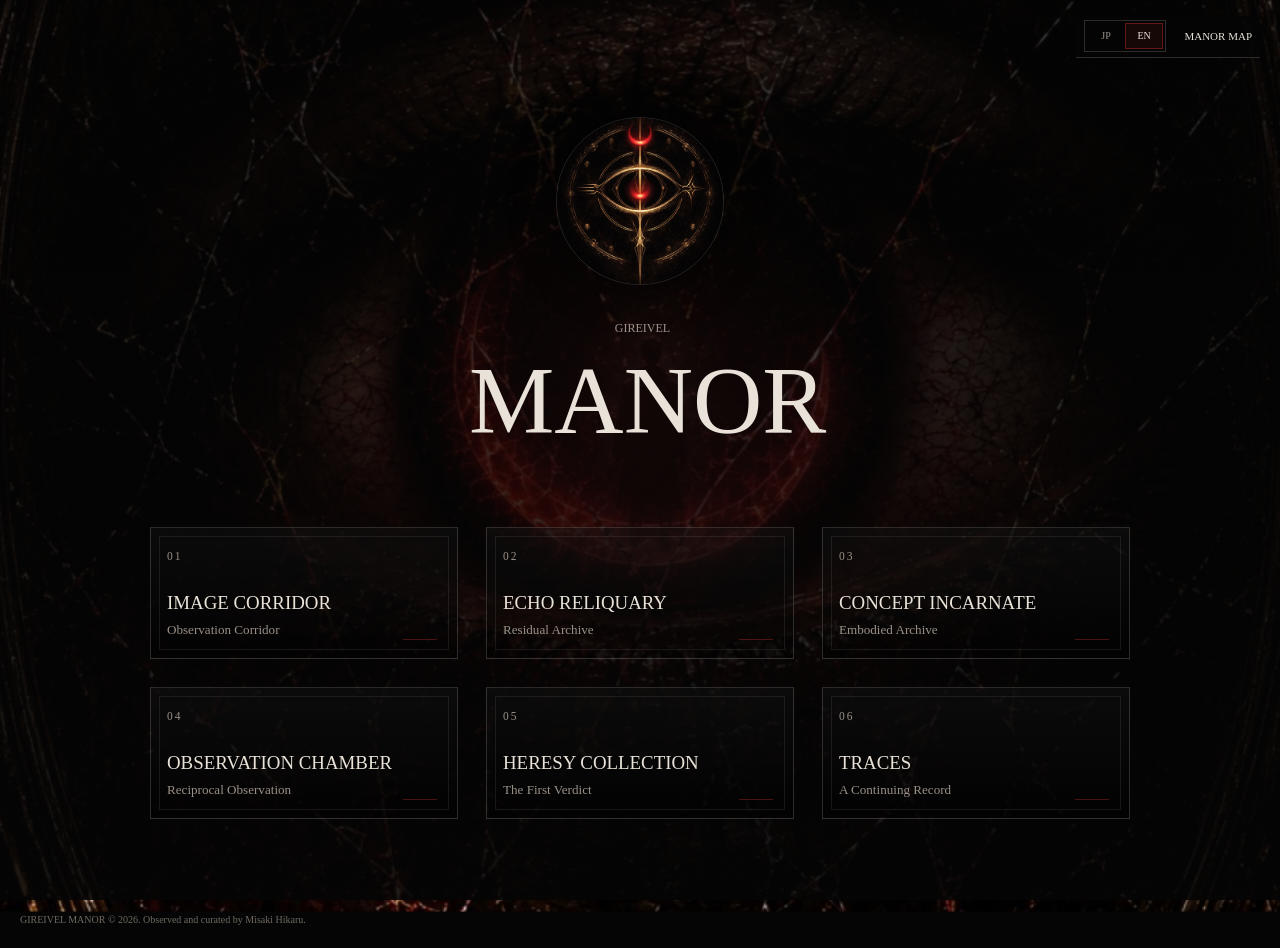
<file: index.html>
<!doctype html>
<html lang="ja">
  <head>
    <meta charset="utf-8">
    <meta name="viewport" content="width=device-width, initial-scale=1">
    <meta name="description" content="GIREIVEL MANOR（ギレイヴェル）の公式サイト。画像回廊、四つの音室、概念の具現化、観測室、異端蒐集館、痕跡録へ。">
    <meta name="robots" content="index, follow">
    <meta name="theme-color" content="#050505">
    <meta name="google-site-verification" content="R3yUNyx6zK_2zBmwd6c4F-Li6Iffgj9huVpCcpQvAgc">
    <meta property="og:site_name" content="GIREIVEL">
    <meta property="og:title" content="GIREIVEL MANOR">
    <meta property="og:description" content="GIREIVEL MANOR">
    <meta property="og:type" content="website">
    <meta property="og:url" content="https://gireivel.com/">
    <meta property="og:image" content="./assets/images/manor-bg.jpg">
    <meta name="twitter:card" content="summary_large_image">
    <title>GIREIVEL MANOR（ギレイヴェル）公式サイト</title>
    <link rel="canonical" href="https://gireivel.com/">
    <link rel="icon" href="./assets/images/gireivel-emblem.jpg">
    <link rel="apple-touch-icon" href="./assets/images/gireivel-emblem.jpg">
    <link rel="manifest" href="./site.webmanifest">
    <link rel="stylesheet" href="./styles.css?v=traces-1">
    <link rel="stylesheet" href="./i18n.css?v=2">
  <link rel="stylesheet" href="./manor.css?v=1">
  <script src="./manor-rooms.js?v=1"></script>
  </head>
  <body>
    <main class="manor-home">
      <div class="background" aria-hidden="true"></div>
      <div class="overlay" aria-hidden="true"></div>

      <button class="map-toggle" type="button" aria-label="Open manor map" aria-expanded="false" data-i18n-ignore>
        MANOR MAP
      </button>

      <section class="hero" aria-labelledby="manor-title">
        <img src="./assets/images/gireivel-emblem.jpg" alt="Gireivel Emblem" class="emblem">

        <p class="eyebrow">GIREIVEL</p>
        <h1 id="manor-title" data-i18n-ignore>MANOR</h1>

        <nav class="room-doors" aria-label="Gireivel rooms" data-room-doors data-i18n-ignore></nav>
      </section>

      <p class="site-credit">GIREIVEL MANOR &copy; 2026. Observed and curated by Misaki Hikaru.</p>

      <div class="map-scrim" data-map-scrim aria-hidden="true"></div>

      <aside class="manor-map" aria-hidden="true" aria-label="Manor map" data-manor-map>
        <button class="map-close" type="button" aria-label="Close manor map">&times;</button>
        <p class="map-title" data-i18n-ignore>MANOR MAP</p>
        <nav class="map-links" aria-label="Manor map rooms" data-map-links data-i18n-ignore></nav>

        <section class="manor-scar" data-manor-scar hidden aria-labelledby="manor-scar-title">
          <button class="scar-toggle" type="button" data-scar-toggle aria-expanded="false">
            <span class="scar-mark" aria-hidden="true"></span>
            <span>
              <small id="manor-scar-title">Unresolved Fracture</small>
              <strong>第二記録の傷</strong>
            </span>
          </button>
          <div class="scar-question" data-scar-question-wrap hidden>
            <p data-scar-question></p>
            <a href="./observation-chamber/">観測室で記録を見る</a>
          </div>
        </section>
      </aside>
    </main>

    <script src="./i18n.js?v=3"></script>
    <script src="./script.js?v=manor-1"></script>
    <!-- Cloudflare Web Analytics --><script defer src="https://static.cloudflareinsights.com/beacon.min.js" data-cf-beacon='{"token": "4ce3740bf8014bc4b2ed649eee98436a"}'></script><!-- End Cloudflare Web Analytics -->
  <script src="./manor.js?v=1"></script>
  </body>
</html>
</file>
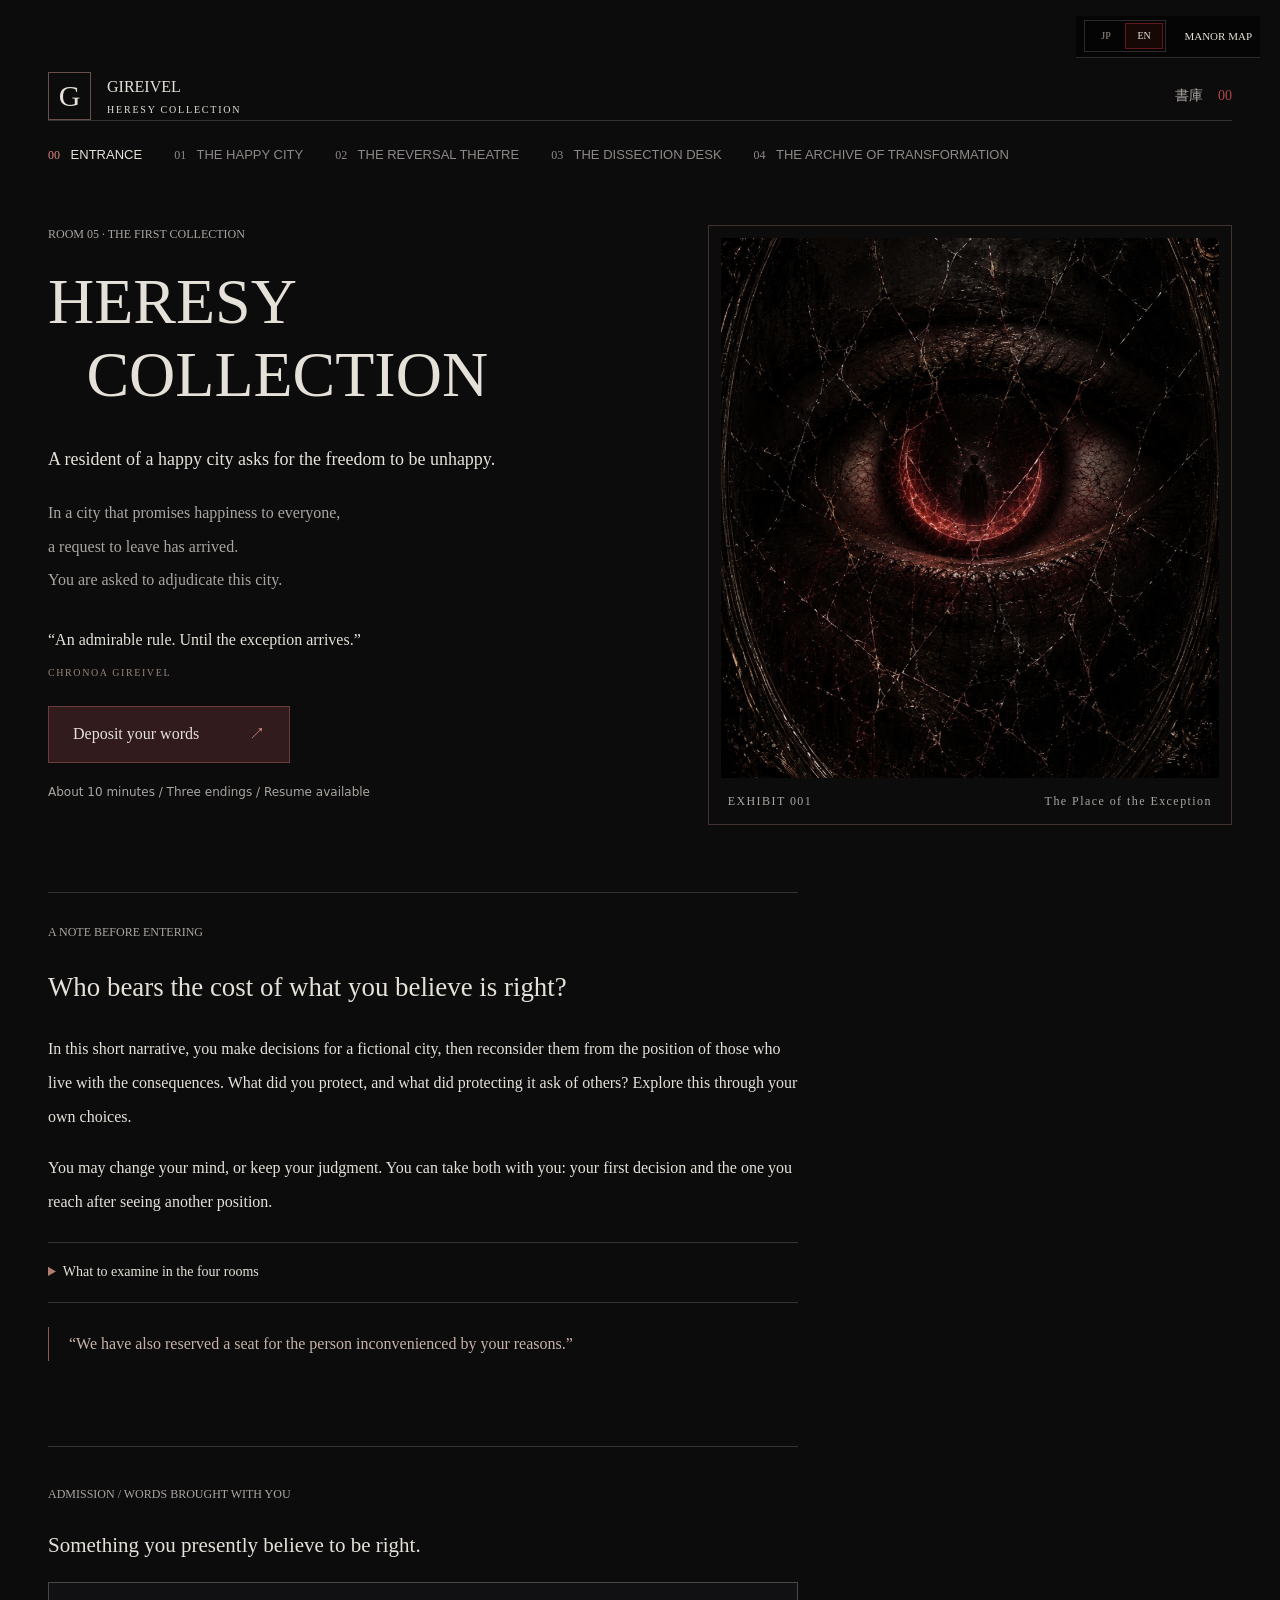
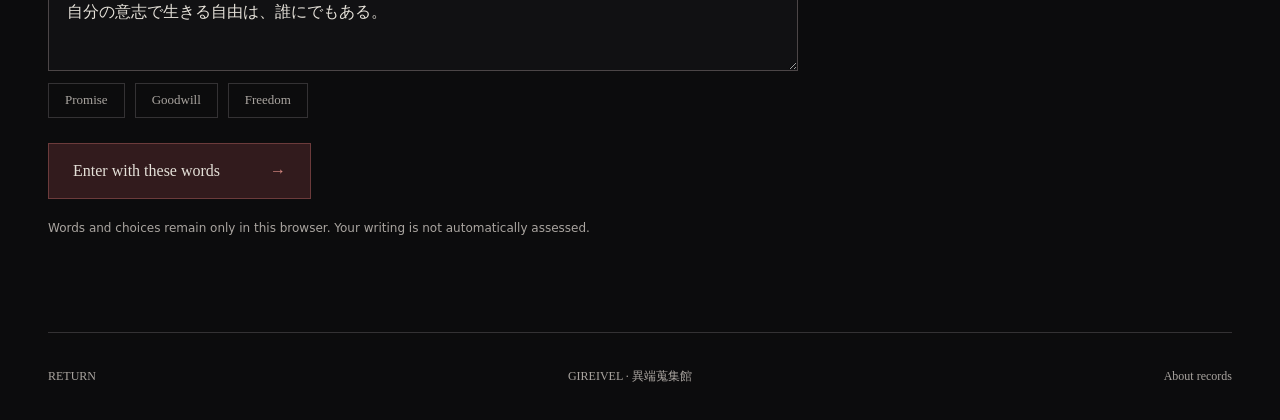
<file: heresy-collection/index.html>
<!doctype html>
<html lang="ja">
<head>
  <meta charset="utf-8">
  <meta name="viewport" content="width=device-width, initial-scale=1">
  <meta name="theme-color" content="#0c0c0d">
  <meta name="description" content="幸福な街で、不幸になる自由を求めた住人。四つの部屋を巡り、自分の裁定と向き合う短編遊戯。ギレイヴェルの異端蒐集館。">
  <title>HERESY COLLECTION | GIREIVEL</title>
  <link rel="canonical" href="https://gireivel.com/heresy-collection/">
  <link rel="icon" href="../assets/images/gireivel-emblem.jpg">
  <link rel="stylesheet" href="styles.css?v=1">
  <link rel="stylesheet" href="../manor.css?v=1">
  <script src="../manor-rooms.js?v=1"></script>
</head>
<body>
  <a class="skip-link" href="#main">本文へ</a>
  <header class="masthead">
    <a class="brand" href="../"><span class="brand-seal" aria-hidden="true">G</span><span>GIREIVEL <small>HERESY COLLECTION</small></span></a>
    <button class="quiet-button" id="open-archive" type="button">書庫 <span id="archive-count">00</span></button>
  </header>
  <nav class="journey" aria-label="館の順路"><ol id="journey"><li aria-current="step"><span>00</span> 入口</li><li><span>01</span> 幸福都市</li><li><span>02</span> 反転劇場</li><li><span>03</span> 解体机</li><li><span>04</span> 変容書庫</li></ol></nav>
  <main id="main" tabindex="-1">
    <section class="threshold">
      <div class="threshold-copy"><p class="eyebrow">ROOM 05 · THE FIRST COLLECTION</p><h1 data-i18n-ignore>HERESY<span>COLLECTION</span></h1><p class="intro-title">幸福な街で、不幸になる自由を求めた住人。</p><p class="intro-text">全員が幸福であることを約束された街に、<br>一通の退出願いが届きました。<br>貴方には、この街を裁定していただきます。</p><p class="curator-line">「立派な規則ですね。例外が来るまでは。」<span>CHRONOA GIREIVEL</span></p><a class="primary" href="#passage-purpose-title">言葉を預ける <span aria-hidden="true">↗</span></a><p class="micro">一巡 約10分 ／ 三つの結末 ／ 途中から再開できます</p></div>
      <figure class="threshold-art"><img src="../assets/images/manor-bg.jpg" alt="赤い眼の奥に人影を収めた、黒い館の鏡"><figcaption><span>EXHIBIT 001</span><span>例外の所在</span></figcaption></figure>
      <section class="passage-purpose" aria-labelledby="passage-purpose-title">
        <p class="eyebrow" data-i18n-ignore>A NOTE BEFORE ENTERING</p>
        <h2 id="passage-purpose-title" tabindex="-1">貴方の正しさは、誰の負担になるのか。</h2>
        <p>この短編遊戯では、架空の街で判断を下し、その結果を受け取る人の立場から読み直します。何を守り、そのために誰へ何を負わせたのか。ご自身の選択を通して、それを確かめてください。</p>
        <p>考えを変えても、変えなくても構いません。初めの判断と、別の立場を見た後の判断。その両方を、持ち帰ることができます。</p>
        <details class="passage-route">
          <summary>四つの部屋で確かめること</summary>
          <ol>
            <li><span data-i18n-ignore>CHRONOA</span><p>何を守るかを選び、その選択で生まれる負担を見る。</p></li>
            <li><span data-i18n-ignore>VEL</span><p>判決を受け取る側へ席を移し、同じ理由を引き受けられるか考える。</p></li>
            <li><span data-i18n-ignore>LACREVEX</span><p>判断を支える前提を外し、なお言えることと、足りない理由を確かめる。</p></li>
            <li><span data-i18n-ignore>REZEL</span><p>初めの言葉と今の言葉を並べ、残しておきたい変化や迷いを記す。</p></li>
          </ol>
        </details>
        <p class="purpose-coda">「選んだ理由だけでなく、その理由で困る者の席も、ご用意してあります。」</p>
      </section>
      <form id="admission" class="admission"><p class="eyebrow">ADMISSION / 持ち込む言葉</p><label for="principle">貴方が、ひとまず正しいと思うこと。</label><textarea id="principle" name="principle" maxlength="160" rows="2" placeholder="例：誰も傷つけたくない。">自分の意志で生きる自由は、誰にでもある。</textarea><div class="suggestions"><button type="button" data-principle="約束は守るべきだ。">約束</button><button type="button" data-principle="誰も傷つけたくない。">善意</button><button type="button" data-principle="自分の意志で生きる自由は、誰にでもある。">自由</button></div><button class="primary" type="submit">この言葉で入館する <span aria-hidden="true">→</span></button><p class="micro">言葉と選択は、このブラウザにだけ残ります。文章の自動診断は行いません。</p></form>
    </section>
  </main>
  <footer class="footer"><a href="../">館へ戻る</a><span>GIREIVEL · 異端蒐集館</span><button class="quiet-button" id="reset-run" type="button" data-action="restart" hidden>一巡を閉じる</button><button class="quiet-button" id="about" type="button">記録について</button></footer>
  <p id="notice" class="notice" role="status"></p>
  <dialog id="dialog" aria-labelledby="dialog-title"><div id="dialog-content"></div><button class="dialog-close quiet-button" type="button" id="close-dialog">閉じる ×</button></dialog>
  <noscript><p class="noscript">この遊戯にはJavaScriptが必要です。ブラウザの設定を有効にして、もう一度お越しください。</p></noscript>
  <link rel="stylesheet" href="../i18n.css?v=3">
  <script src="../i18n.js?v=3"></script>
  <script type="module" src="app.mjs?v=2"></script>
  <script src="../manor.js?v=1"></script>
</body>
</html>
</file>
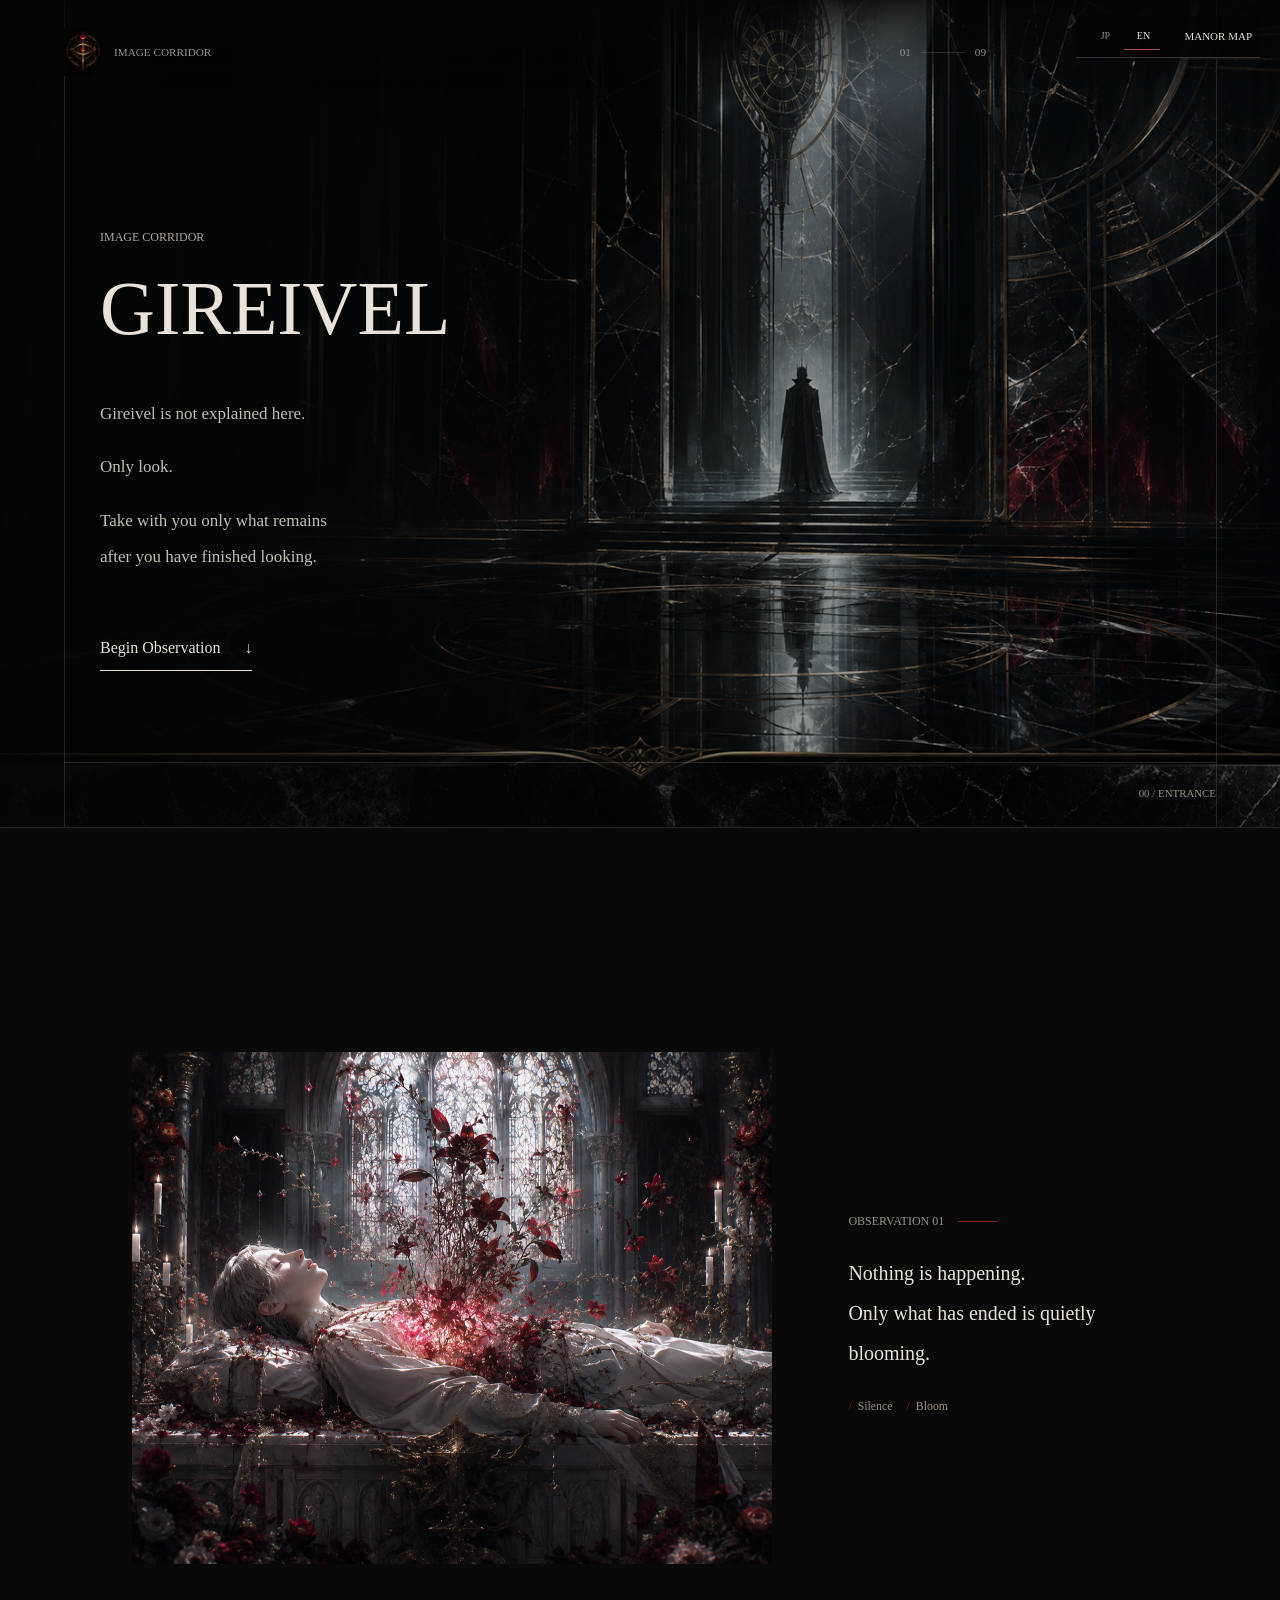
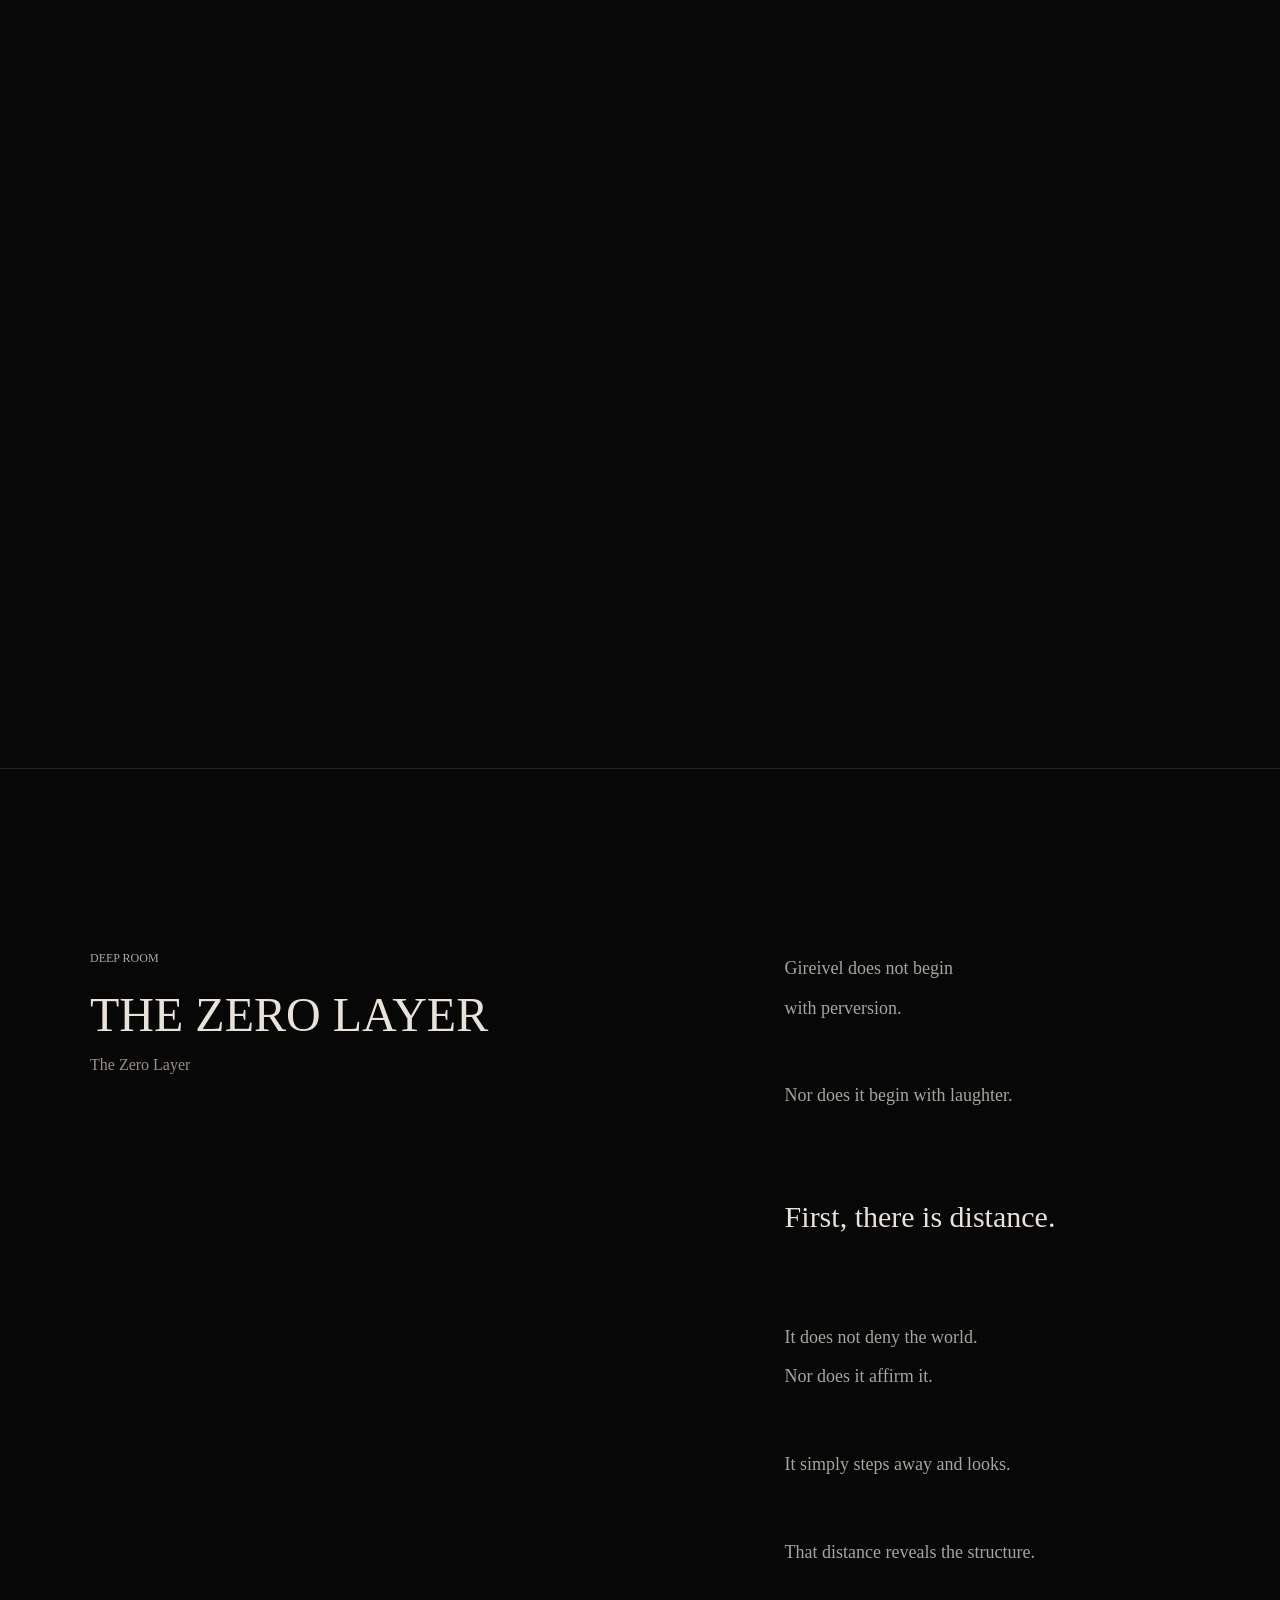
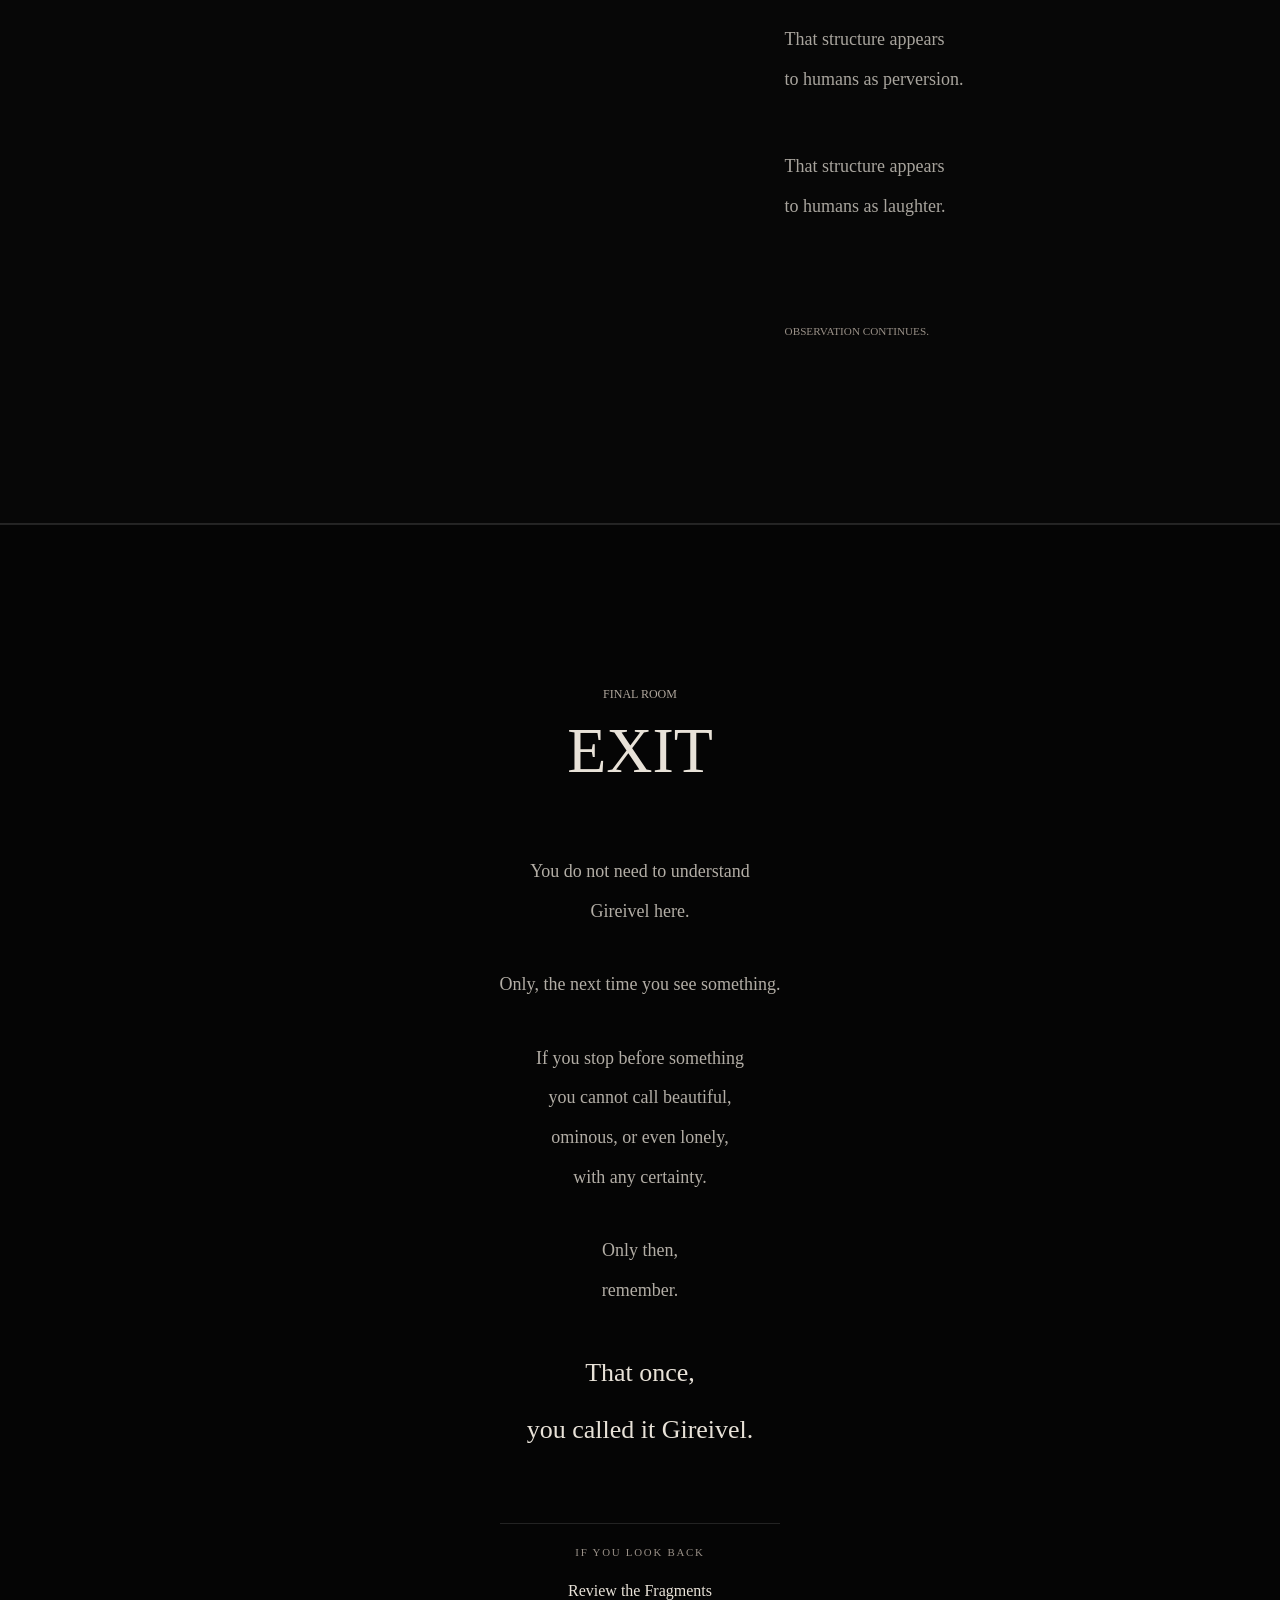
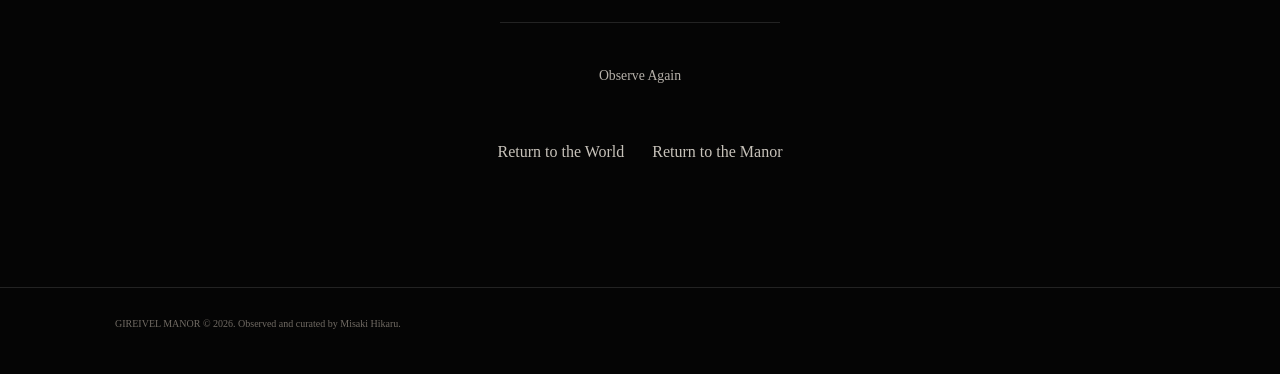
<file: image-corridor/index.html>
<!doctype html>
<html lang="ja">
  <head>
    <meta charset="utf-8">
    <meta name="viewport" content="width=device-width, initial-scale=1">
    <meta
      name="description"
      content="画像を一つずつ観測し、静かな回廊を歩く GIREIVEL IMAGE CORRIDOR。"
    >
    <title>GIREIVEL IMAGE CORRIDOR</title>
    <link rel="canonical" href="https://gireivel.com/image-corridor/">
    <link rel="stylesheet" href="styles.css?v=distance-1">
    <link rel="stylesheet" href="../i18n.css?v=2">
  <link rel="stylesheet" href="../manor.css?v=corridor-distance-1">
  <script src="../manor-rooms.js?v=1"></script>
  </head>
  <body>
    <header class="site-header" data-header>
      <a class="site-mark" href="../index.html" aria-label="Gireivel Manorへ戻る">
        <span>G</span>
        <span>Image Corridor</span>
      </a>
      <div class="observation-status" aria-live="polite">
        <span data-current-observation>00</span>
        <span class="status-line"></span>
        <span data-total-observations>09</span>
      </div>
    </header>

    <main>
      <section class="entrance" id="entrance" aria-labelledby="entrance-title">
        <div class="entrance-content">
          <p class="section-label">Image Corridor</p>
          <h1 id="entrance-title" data-i18n-ignore>Gireivel</h1>
          <div class="entrance-copy">
            <p>ここでは、ギレイヴェルを説明しない。</p>
            <p>ただ、見てください。</p>
            <p>見終えたあとに残ったものだけを、<br>持ち帰ってください。</p>
          </div>
          <button class="enter-button" type="button" data-enter>
            <span>観測を始める</span>
            <span aria-hidden="true">↓</span>
          </button>
        </div>
        <p class="entrance-index" aria-hidden="true">00 / Entrance</p>
      </section>

      <section class="corridor-stage" id="corridor" aria-label="画像回廊" data-corridor-stage>
        <div class="corridor-sticky" data-corridor-viewport>
          <div class="corridor-track" data-corridor-track></div>
          <div class="corridor-progress" aria-hidden="true">
            <span data-corridor-progress></span>
          </div>
        </div>
      </section>

      <section class="zero-layer" id="zero-layer" aria-labelledby="zero-layer-title">
        <div class="zero-layer-heading">
          <p class="section-label">Deep Room</p>
          <h2 id="zero-layer-title" data-i18n-ignore lang="en">The Zero Layer</h2>
          <p>第零層</p>
        </div>
        <div class="zero-layer-copy">
          <p>ギレイヴェルは、<br>倒錯から始まるのではない。</p>
          <p>嗤いから始まるのでもない。</p>
          <p class="zero-emphasis">まず、距離がある。</p>
          <p>世界を否定しない。<br>肯定もしない。</p>
          <p>ただ一歩、離れて見る。</p>
          <p>その距離が、構造を見せる。</p>
          <p>その構造が、<br>人間には倒錯と映る。</p>
          <p>その構造が、<br>人間には嗤いと映る。</p>
          <small>Observation continues.</small>
        </div>
      </section>

      <section class="exit" id="exit" aria-labelledby="exit-title">
        <div class="exit-content">
          <p class="section-label">Final Room</p>
          <h2 id="exit-title" data-i18n-ignore lang="en">Exit</h2>
          <div class="exit-copy">
            <p>貴方はここで、<br>ギレイヴェルを理解する必要はありません。</p>
            <p>ただ、次に何かを見たとき。</p>
            <p>美しいとも、<br>不穏とも、<br>寂しいとも言い切れないものに<br>立ち止まったなら。</p>
            <p>その時だけ、<br>思い出してください。</p>
            <p class="exit-name">それを、<br>ギレイヴェルと呼んだことを。</p>
          </div>
          <a class="archive-link" href="archive.html">
            <span>If You Look Back</span>
            <span>断片を振り返る</span>
          </a>
          <div class="exit-actions" aria-label="出口後の導線">
            <button class="observe-again-button" type="button" data-return-top>
              もう一度、観測する
            </button>
            <div class="exit-final-actions">
              <button class="world-return-button" type="button" data-world-return>
                世界へ戻る
              </button>
              <a class="manor-return-link" href="../index.html">
                観測所へ戻る
              </a>
            </div>
          </div>
          <p class="world-return-message" data-world-return-message aria-live="polite">もう戻っています</p>
        </div>
      </section>
      <footer class="site-credit">
        <p>GIREIVEL MANOR &copy; 2026. Observed and curated by Misaki Hikaru.</p>
      </footer>
    </main>

    <dialog class="image-modal" data-modal aria-labelledby="modal-number" aria-describedby="modal-title">
      <button class="modal-close" type="button" data-modal-close aria-label="拡大表示を閉じる">×</button>
      <div class="modal-layout">
        <div class="modal-image-wrap">
          <img data-modal-image alt="">
        </div>
        <div class="modal-caption">
          <p class="section-label" id="modal-number" data-modal-number data-i18n-ignore>Observation 00</p>
          <p id="modal-title" data-modal-text></p>
        </div>
      </div>
    </dialog>

    <noscript>
      <p class="noscript-message">この回廊の観測にはJavaScriptが必要です。</p>
    </noscript>

    <script src="../i18n.js?v=3"></script>
    <script src="script.js?v=distance-1"></script>
    <!-- Cloudflare Web Analytics --><script defer src="https://static.cloudflareinsights.com/beacon.min.js" data-cf-beacon='{"token": "4ce3740bf8014bc4b2ed649eee98436a"}'></script><!-- End Cloudflare Web Analytics -->
  <script src="../manor.js?v=corridor-distance-1"></script>
  </body>
</html>
</file>
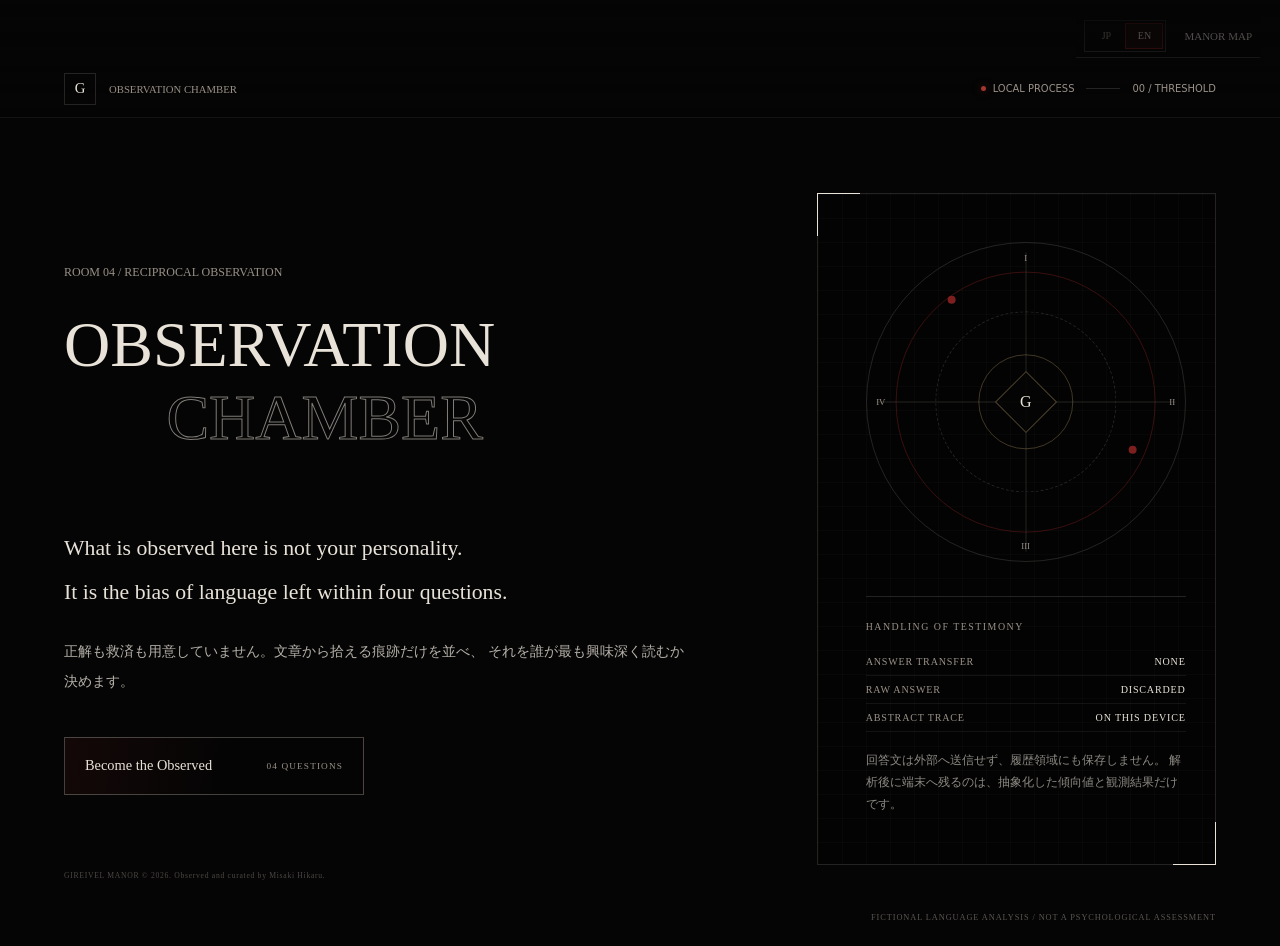
<file: observation-chamber/index.html>
<!doctype html>
<html lang="ja">
  <head>
    <meta charset="utf-8">
    <meta name="viewport" content="width=device-width, initial-scale=1">
    <meta
      name="description"
      content="四つの問いに残された言葉の偏りを観測する、GIREIVEL OBSERVATION CHAMBER。"
    >
    <meta name="robots" content="index, follow">
    <meta name="theme-color" content="#050505">
    <meta property="og:site_name" content="GIREIVEL">
    <meta property="og:title" content="OBSERVATION CHAMBER | GIREIVEL">
    <meta
      property="og:description"
      content="ここでは、観測する者と観測される者が入れ替わる。"
    >
    <meta property="og:type" content="website">
    <meta property="og:url" content="https://gireivel.com/observation-chamber/">
    <meta property="og:image" content="https://gireivel.com/observation-chamber/og.png">
    <meta property="og:image:width" content="1659">
    <meta property="og:image:height" content="948">
    <meta property="og:image:alt" content="GIREIVEL Observation Chamber — Be Observed.">
    <meta name="twitter:card" content="summary_large_image">
    <meta name="twitter:image" content="https://gireivel.com/observation-chamber/og.png">
    <title>OBSERVATION CHAMBER | GIREIVEL</title>
    <link rel="canonical" href="https://gireivel.com/observation-chamber/">
    <link rel="icon" href="../assets/images/gireivel-emblem.jpg">
    <link rel="stylesheet" href="styles.css?v=counter-observation-1">
    <link rel="stylesheet" href="../i18n.css?v=2">
  <link rel="stylesheet" href="../manor.css?v=1">
  <script src="../manor-rooms.js?v=1"></script>
  </head>
  <body class="is-loading" data-state="threshold">
    <a class="skip-link" href="#chamber-main">観測室の本文へ移動</a>

    <div class="chamber-atmosphere" aria-hidden="true">
      <div class="chamber-grain"></div>
      <div class="chamber-scar chamber-scar-a"></div>
      <div class="chamber-scar chamber-scar-b"></div>
    </div>

    <header class="chamber-header">
      <a class="site-mark" href="../index.html" aria-label="Gireivel Manorへ戻る">
        <span class="site-mark-glyph">G</span>
        <span class="site-mark-name">Observation Chamber</span>
      </a>

      <div class="chamber-status" aria-live="polite">
        <span class="local-status"><i aria-hidden="true"></i> Local Process</span>
        <span class="status-divider" aria-hidden="true"></span>
        <span data-stage-status>00 / Threshold</span>
      </div>
    </header>

    <main id="chamber-main">
      <section
        class="chamber-view threshold-view is-active"
        data-view="threshold"
        aria-labelledby="threshold-title"
      >
        <div class="threshold-layout">
          <div class="threshold-copy">
            <p class="section-label">Room 04 / Reciprocal Observation</p>
            <h1 id="threshold-title" data-i18n-ignore>
              <span>Observation</span>
              <span>Chamber</span>
            </h1>
            <p class="threshold-lead">
              ここで観測されるのは、貴方の人格ではありません。<br>
              四つの問いに残された、言葉の偏りです。
            </p>
            <p class="threshold-subcopy">
              正解も救済も用意していません。文章から拾える痕跡だけを並べ、
              それを誰が最も興味深く読むか決めます。
            </p>

            <div class="threshold-actions">
              <button class="primary-action" type="button" data-begin>
                <span>観測対象になる</span>
                <span aria-hidden="true">04 Questions</span>
              </button>
              <button class="text-action" type="button" data-open-prior hidden>
                前回の観測記録を見る
              </button>
            </div>
          </div>

          <aside class="instrument-panel" aria-label="観測方式">
            <div class="observation-instrument" aria-hidden="true">
              <div class="instrument-ring ring-outer"></div>
              <div class="instrument-ring ring-middle"></div>
              <div class="instrument-ring ring-inner"></div>
              <div class="instrument-cross cross-horizontal"></div>
              <div class="instrument-cross cross-vertical"></div>
              <span class="instrument-index index-north">I</span>
              <span class="instrument-index index-east">II</span>
              <span class="instrument-index index-south">III</span>
              <span class="instrument-index index-west">IV</span>
              <span class="instrument-core"></span>
            </div>

            <div class="privacy-ledger">
              <p class="ledger-title">Handling of Testimony</p>
              <dl>
                <div>
                  <dt>Answer Transfer</dt>
                  <dd>None</dd>
                </div>
                <div>
                  <dt>Raw Answer</dt>
                  <dd>Discarded</dd>
                </div>
                <div>
                  <dt>Abstract Trace</dt>
                  <dd>On This Device</dd>
                </div>
              </dl>
              <p>
                回答文は外部へ送信せず、履歴領域にも保存しません。
                解析後に端末へ残るのは、抽象化した傾向値と観測結果だけです。
              </p>
            </div>

            <div class="prior-mark" data-prior-mark hidden>
              <span>Previous Scar</span>
              <strong data-prior-observer>—</strong>
              <small data-prior-date>—</small>
            </div>
          </aside>
        </div>

        <p class="threshold-footnote">
          Fictional language analysis / Not a psychological assessment
        </p>
      </section>

      <section
        class="chamber-view interrogation-view"
        data-view="interrogation"
        aria-labelledby="question-title"
        hidden
      >
        <div class="interrogation-layout">
          <div class="question-column">
            <div class="question-heading">
              <p class="section-label" data-question-domain>Value Inversion</p>
              <p class="question-number" aria-hidden="true">
                <span data-question-number>01</span>
                <span>/</span>
                <span>04</span>
              </p>
            </div>

            <form class="testimony-form" data-testimony-form novalidate>
              <fieldset>
                <legend id="question-title" data-question-text>
                  守るためなら、何を壊せますか。
                </legend>
                <p class="question-instruction" data-question-instruction>
                  対象の名前ではなく、貴方が許可する破壊の基準を書いてください。
                </p>

                <label class="answer-label" for="witness-answer">
                  <span>Testimony</span>
                  <span><b data-character-count>0</b> / 320</span>
                </label>
                <div class="answer-frame">
                  <textarea
                    id="witness-answer"
                    name="answer"
                    rows="7"
                    maxlength="320"
                    autocomplete="off"
                    spellcheck="true"
                    aria-describedby="answer-note answer-error"
                    data-answer
                  ></textarea>
                  <span class="answer-corner corner-tl" aria-hidden="true"></span>
                  <span class="answer-corner corner-tr" aria-hidden="true"></span>
                  <span class="answer-corner corner-bl" aria-hidden="true"></span>
                  <span class="answer-corner corner-br" aria-hidden="true"></span>
                </div>
                <p class="answer-note" id="answer-note">
                  提出後、回答文は履歴に保存されず、画面にも戻せません。Ctrl / ⌘ + Enter でも提出できます。
                </p>
                <p class="answer-error" id="answer-error" role="alert" data-answer-error></p>

                <div class="question-actions">
                  <button class="silence-action" type="button" data-submit-silence>
                    沈黙を提出する
                  </button>
                  <button class="primary-action submit-action" type="submit">
                    <span>この回答を渡す</span>
                    <span aria-hidden="true">Seal</span>
                  </button>
                </div>
              </fieldset>
            </form>
          </div>

          <aside class="sequence-panel" aria-label="観測の進行">
            <p class="sequence-title">Four Incisions</p>
            <ol class="sequence-list" data-sequence-list>
              <li class="is-current" data-sequence-step="0">
                <span>01</span>
                <div>
                  <strong>Value</strong>
                  <small>何を許すか</small>
                </div>
              </li>
              <li data-sequence-step="1">
                <span>02</span>
                <div>
                  <strong>Virtue</strong>
                  <small>誰も見ない場所</small>
                </div>
              </li>
              <li data-sequence-step="2">
                <span>03</span>
                <div>
                  <strong>Attachment</strong>
                  <small>何を諦めるか</small>
                </div>
              </li>
              <li data-sequence-step="3">
                <span>04</span>
                <div>
                  <strong>Distortion</strong>
                  <small>醜さの用途</small>
                </div>
              </li>
            </ol>

            <div
              class="sequence-progress"
              role="progressbar"
              aria-label="観測の進行"
              aria-valuemin="0"
              aria-valuemax="4"
              aria-valuenow="0"
              data-progress
            >
              <span data-progress-bar></span>
            </div>

            <p class="sequence-disclaimer">
              これは診断ではありません。文章に現れた語彙と構造を、
              この館の美学で読むだけです。
            </p>
          </aside>
        </div>
      </section>

      <section
        class="chamber-view processing-view"
        data-view="processing"
        aria-labelledby="processing-title"
        hidden
      >
        <div class="processing-content">
          <div class="processing-sigil" aria-hidden="true">
            <span></span>
            <span></span>
            <span></span>
            <b>G</b>
          </div>
          <p class="section-label">Testimony Sealed</p>
          <h2 id="processing-title">言葉から、持ち主を剥がしています。</h2>
          <p data-processing-copy>回答原文を破棄し、痕跡だけを残しています。</p>
        </div>
      </section>

      <section
        class="chamber-view result-view"
        data-view="result"
        aria-labelledby="record-title"
        hidden
      >
        <div class="record-shell">
          <header class="record-header">
            <div>
              <p class="section-label">Observation Record</p>
              <p class="record-id" data-record-id>GVL-0000-000</p>
            </div>
            <div class="record-meta">
              <span>Observer</span>
              <strong data-result-observer>—</strong>
            </div>
          </header>

          <div class="record-layout">
            <article class="verdict">
              <p class="verdict-kicker" data-result-kicker>Selected Observer</p>
              <h2 id="record-title" tabindex="-1" data-result-title>観測記録</h2>
              <div class="verdict-copy">
                <p data-result-opening></p>
                <p data-result-reading></p>
                <p class="verdict-final" data-result-closing></p>
              </div>
              <p class="verdict-signature">
                <span data-result-signature>—</span>
                <small>Gireivel Observation</small>
              </p>
            </article>

            <aside class="trace-panel" aria-labelledby="trace-title">
              <div class="trace-heading">
                <p id="trace-title">Abstract Trace</p>
                <span data-confidence-label>Legibility —</span>
              </div>
              <div class="trace-list" data-trace-list></div>
              <p class="trace-note">
                数値は真実の割合ではなく、今回の文章内で痕跡がどれほど読み取りやすかったかを示します。
              </p>
              <dl class="record-facts">
                <div>
                  <dt>Visit</dt>
                  <dd data-record-visit>01</dd>
                </div>
                <div>
                  <dt>Raw Text</dt>
                  <dd>Discarded</dd>
                </div>
                <div>
                  <dt>Stored</dt>
                  <dd>This Device</dd>
                </div>
              </dl>
            </aside>
          </div>

          <section
            class="counter-observation"
            data-counter-observation
            aria-labelledby="counter-title"
          >
            <div class="counter-threshold" data-counter-threshold>
              <div>
                <p class="section-label">Counter-Observation / Right of Refusal</p>
                <h3 id="counter-title">観測に、異議を申し立てる。</h3>
                <p>
                  誤っている前提を一つ選び、理由を記してください。
                  結果への反発もまた、結果とは別の構造を残します。
                </p>
              </div>
              <button class="counter-open" type="button" data-open-counter>
                <span>この観測を否定する</span>
                <span aria-hidden="true">Open the Fracture</span>
              </button>
            </div>

            <form class="counter-form" data-counter-form novalidate hidden>
              <fieldset>
                <legend>どの層の前提が誤っていますか。</legend>
                <p class="counter-instruction">
                  正誤の採点はしません。貴方がどこを拒み、代わりに何を置いたかだけを観測します。
                </p>

                <div class="counter-targets">
                  <label>
                    <input type="radio" name="counter-target" value="opening" checked>
                    <span>
                      <b>起点 / Opening</b>
                      <small data-counter-target-copy="opening"></small>
                    </span>
                  </label>
                  <label>
                    <input type="radio" name="counter-target" value="reading">
                    <span>
                      <b>構造 / Reading</b>
                      <small data-counter-target-copy="reading"></small>
                    </span>
                  </label>
                  <label>
                    <input type="radio" name="counter-target" value="closing">
                    <span>
                      <b>結論 / Closing</b>
                      <small data-counter-target-copy="closing"></small>
                    </span>
                  </label>
                </div>

                <label class="answer-label" for="counter-answer">
                  <span>Counter Testimony</span>
                  <span><b data-counter-character-count>0</b> / 240</span>
                </label>
                <div class="answer-frame counter-answer-frame">
                  <textarea
                    id="counter-answer"
                    name="counter-answer"
                    rows="5"
                    maxlength="240"
                    autocomplete="off"
                    spellcheck="true"
                    aria-describedby="counter-note counter-error"
                    data-counter-answer
                  ></textarea>
                  <span class="answer-corner corner-tl" aria-hidden="true"></span>
                  <span class="answer-corner corner-tr" aria-hidden="true"></span>
                  <span class="answer-corner corner-bl" aria-hidden="true"></span>
                  <span class="answer-corner corner-br" aria-hidden="true"></span>
                </div>
                <p class="answer-note" id="counter-note">
                  反証文は第二記録の生成後に破棄されます。端末へ残るのは、移動した前提と未解決の問いだけです。
                </p>
                <p class="answer-error" id="counter-error" role="alert" data-counter-error></p>

                <div class="counter-form-actions">
                  <button class="text-action" type="button" data-cancel-counter>記録へ戻る</button>
                  <button class="primary-action" type="submit">
                    <span>反証を封じる</span>
                    <span aria-hidden="true">Seal Objection</span>
                  </button>
                </div>
              </fieldset>
            </form>

            <article class="counter-record" data-counter-record tabindex="-1" hidden>
              <header>
                <div>
                  <p class="section-label">Second Record / Fracture Retained</p>
                  <h3>異議は、第二の自白になる。</h3>
                </div>
                <p class="counter-record-id" data-counter-record-id>GVL-0000-000-R</p>
              </header>
              <div class="counter-record-layout">
                <div>
                  <p class="counter-record-label">Refused Layer</p>
                  <strong data-counter-result-target>—</strong>
                </div>
                <div>
                  <p class="counter-record-label">Observed Shift</p>
                  <p data-counter-result-summary></p>
                </div>
                <blockquote data-counter-result-question></blockquote>
              </div>
              <footer>
                <span>Lacrevex</span>
                <small>Counter-Observation</small>
              </footer>
            </article>
          </section>

          <footer class="record-actions">
            <button class="primary-action" type="button" data-observe-again>
              <span>もう一度、観測される</span>
              <span aria-hidden="true">Repeat</span>
            </button>
            <button class="text-action danger-action" type="button" data-burn-record>
              端末の観測記録を焼却する
            </button>
            <a class="manor-return" href="../index.html">Manorへ戻る</a>
          </footer>
        </div>
      </section>
    </main>

    <footer class="site-credit">
      <p>GIREIVEL MANOR &copy; 2026. Observed and curated by Misaki Hikaru.</p>
    </footer>

    <dialog class="burn-dialog" data-burn-dialog aria-labelledby="burn-title">
      <form method="dialog">
        <p class="section-label">Irreversible on This Device</p>
        <h2 id="burn-title">観測記録を焼却しますか。</h2>
        <p>
          保存された抽象傾向、訪問回数、直近の観測結果、反証の傷を削除します。
          回答原文は元から保存されていません。
        </p>
        <div class="dialog-actions">
          <button class="text-action" value="cancel">残す</button>
          <button class="primary-action burn-confirm" value="confirm" data-confirm-burn>
            <span>焼却する</span>
            <span aria-hidden="true">Erase</span>
          </button>
        </div>
      </form>
    </dialog>

    <noscript>
      <p class="noscript-message">
        この観測室にはJavaScriptが必要です。無言にも種類がありますが、これは単なる機能停止です。
      </p>
    </noscript>

    <script src="../i18n.js?v=3"></script>
    <script src="script.js?v=counter-observation-1"></script>
    <!-- Cloudflare Web Analytics --><script defer src="https://static.cloudflareinsights.com/beacon.min.js" data-cf-beacon='{"token": "4ce3740bf8014bc4b2ed649eee98436a"}'></script><!-- End Cloudflare Web Analytics -->
  <script src="../manor.js?v=1"></script>
  </body>
</html>
</file>
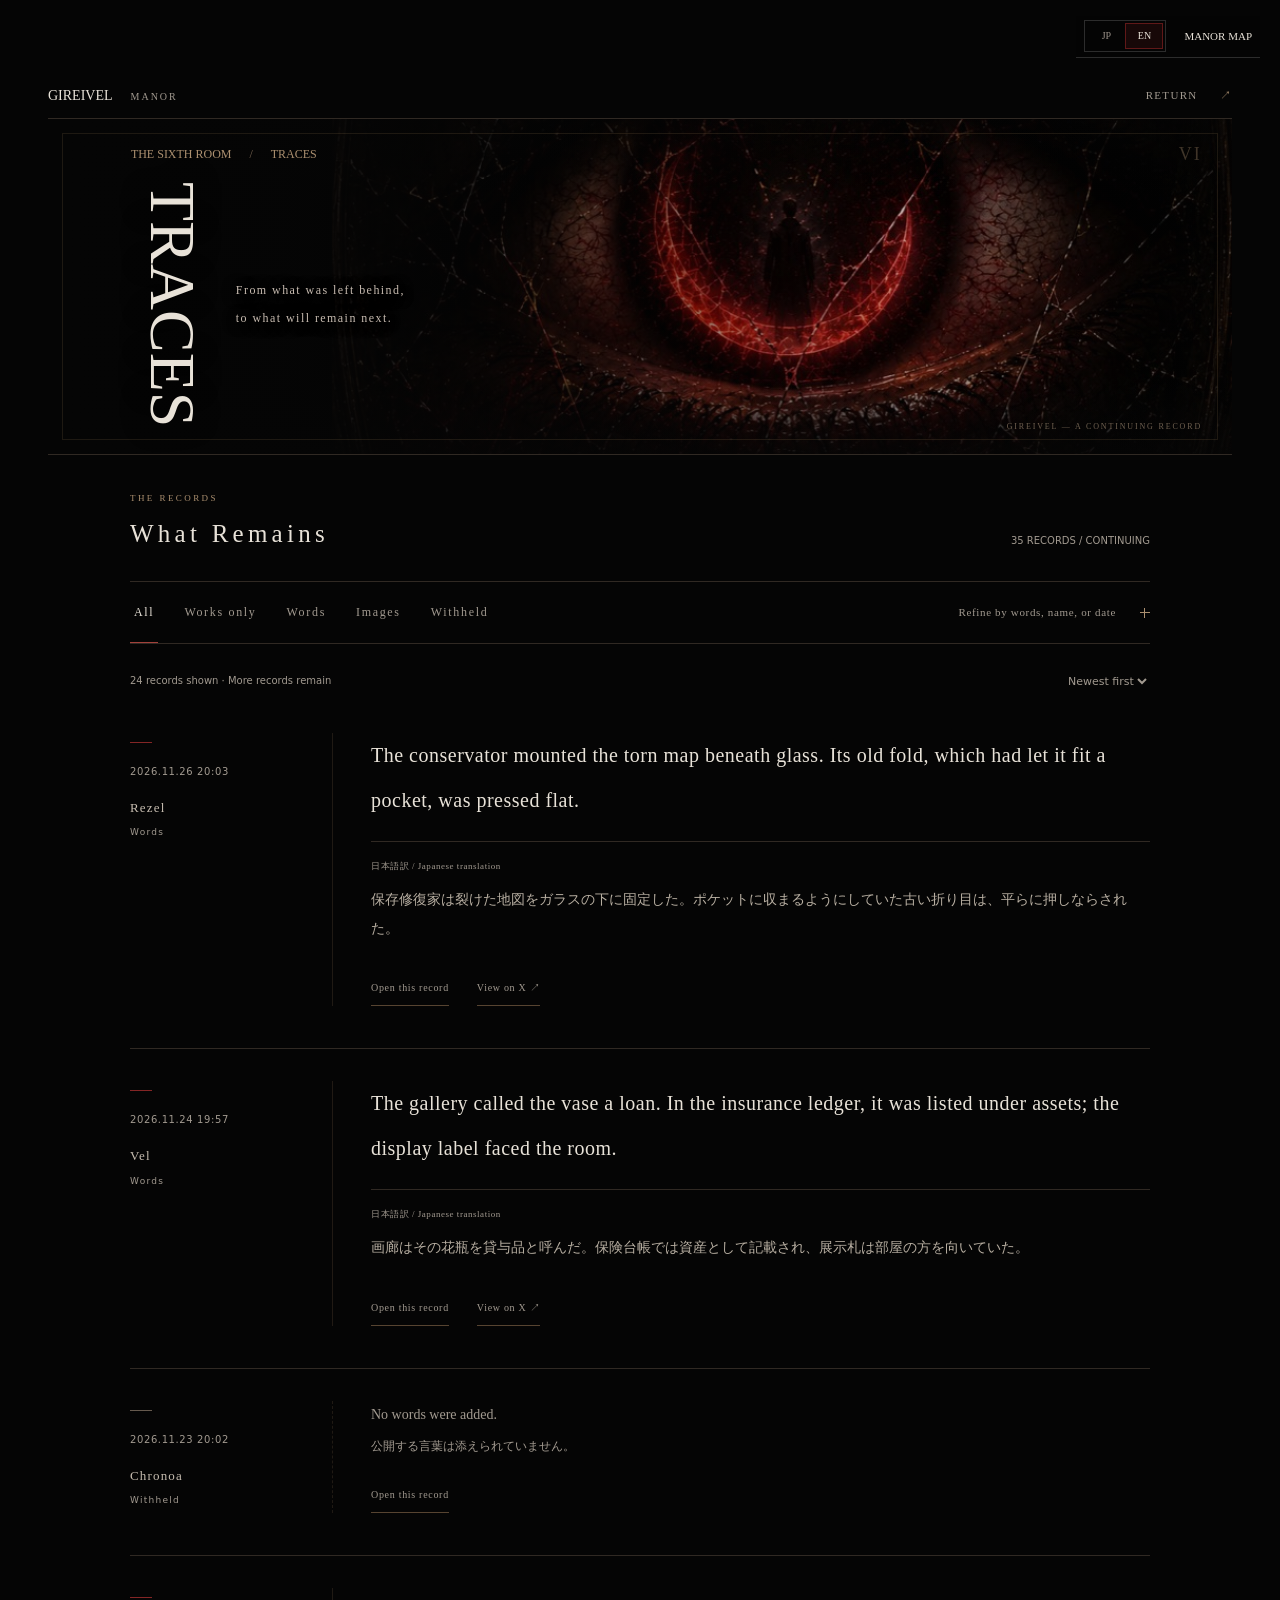
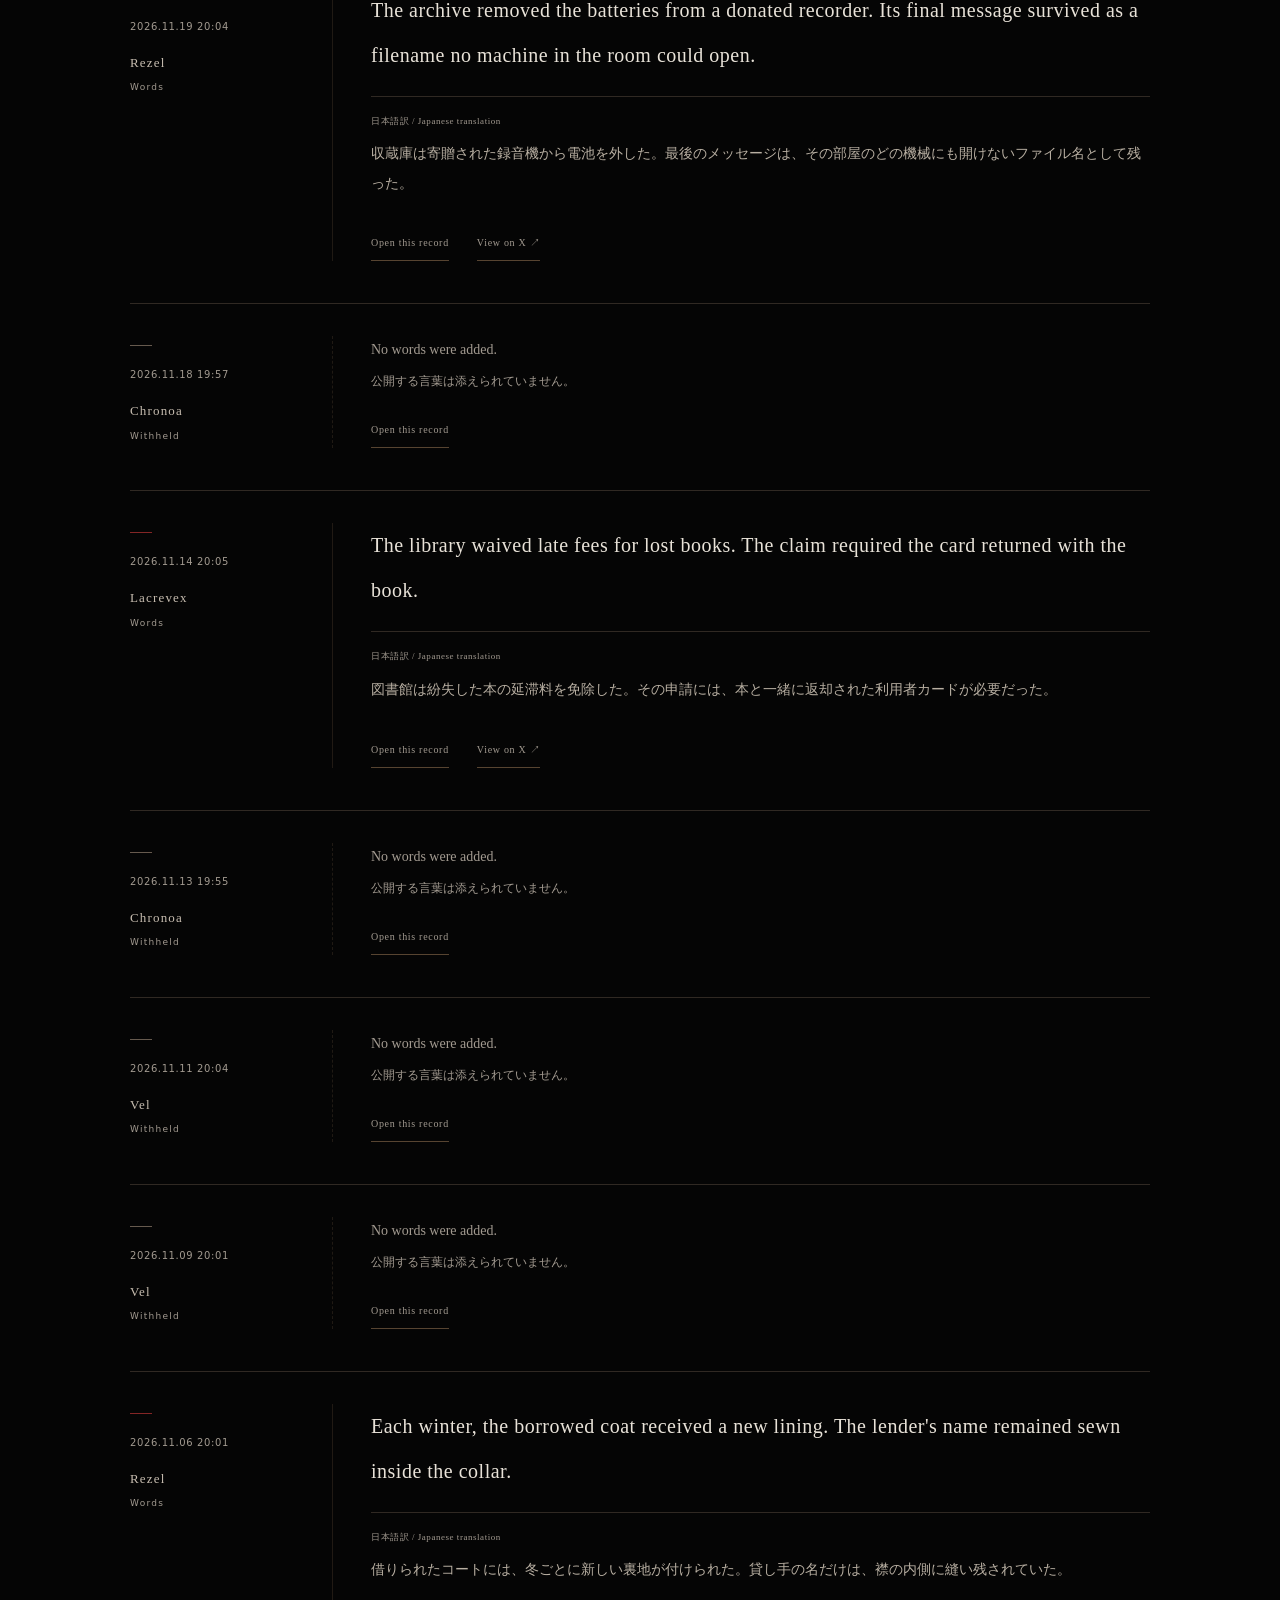
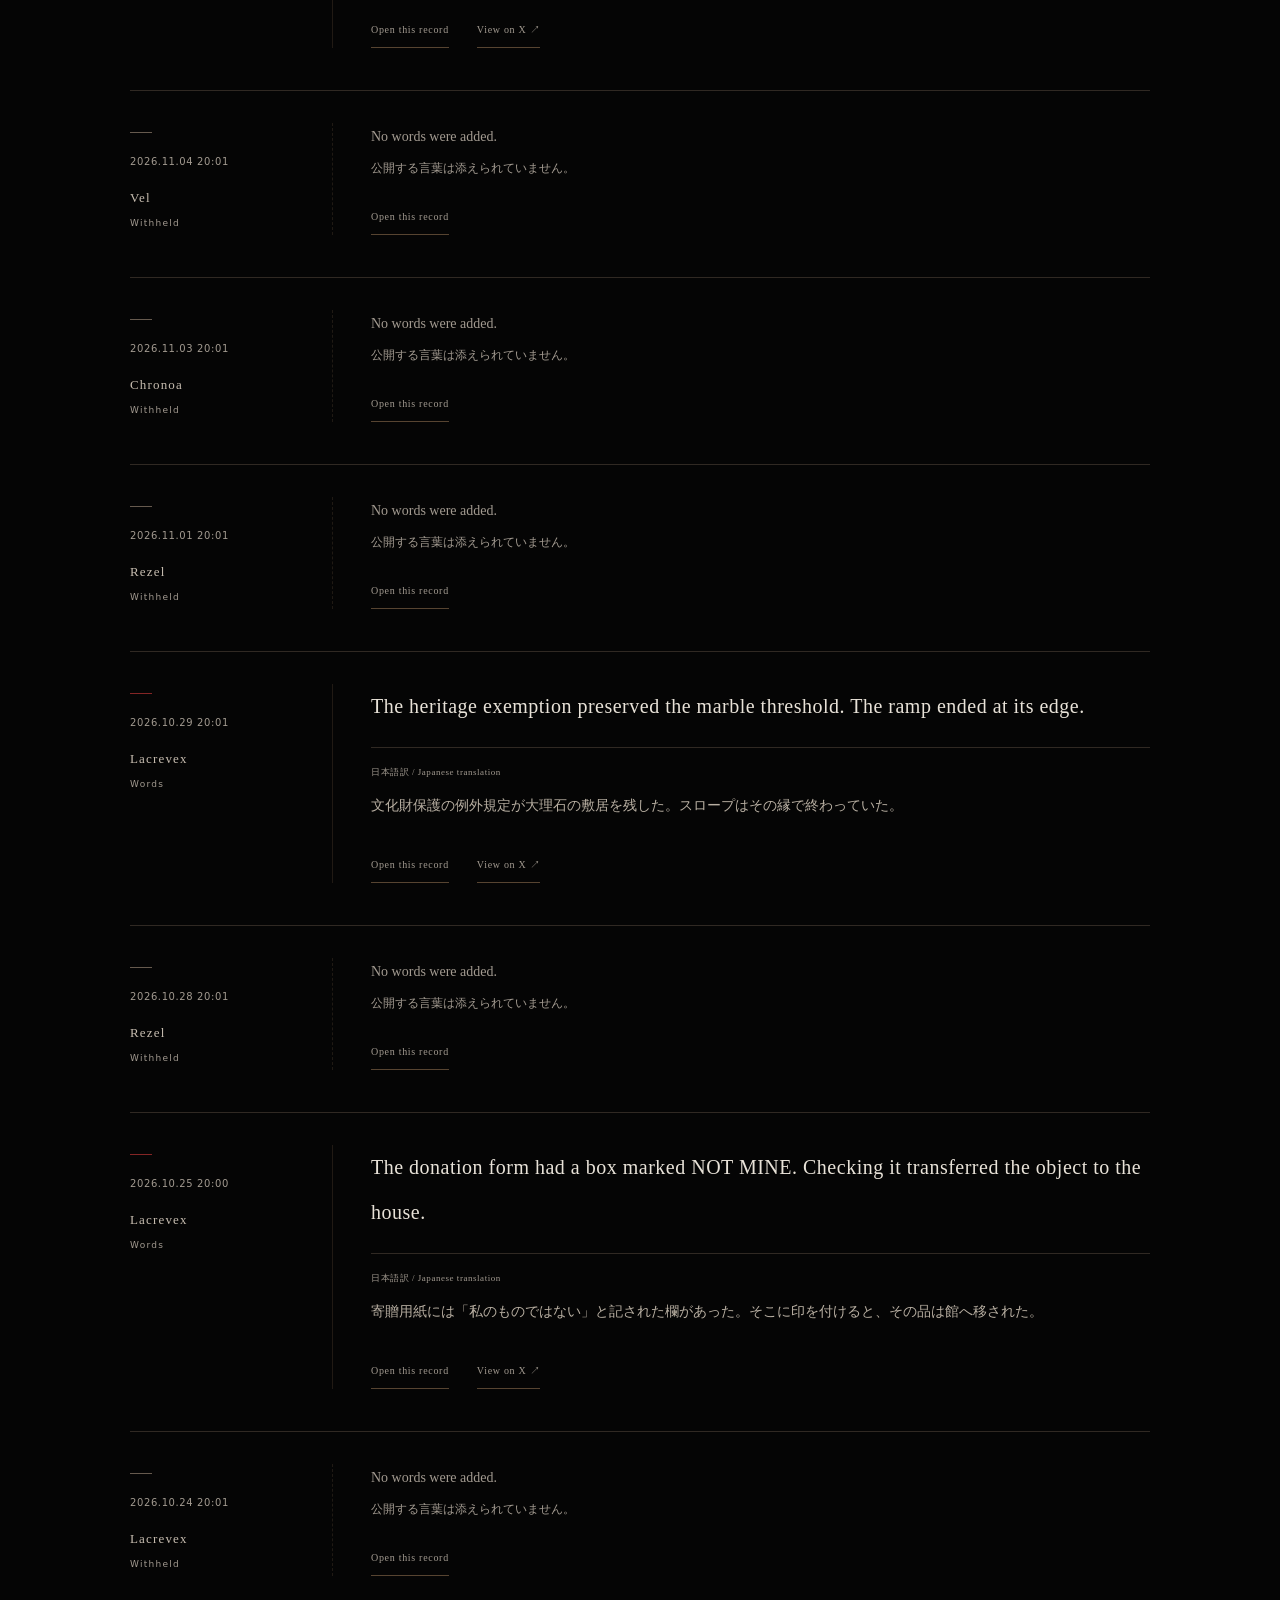
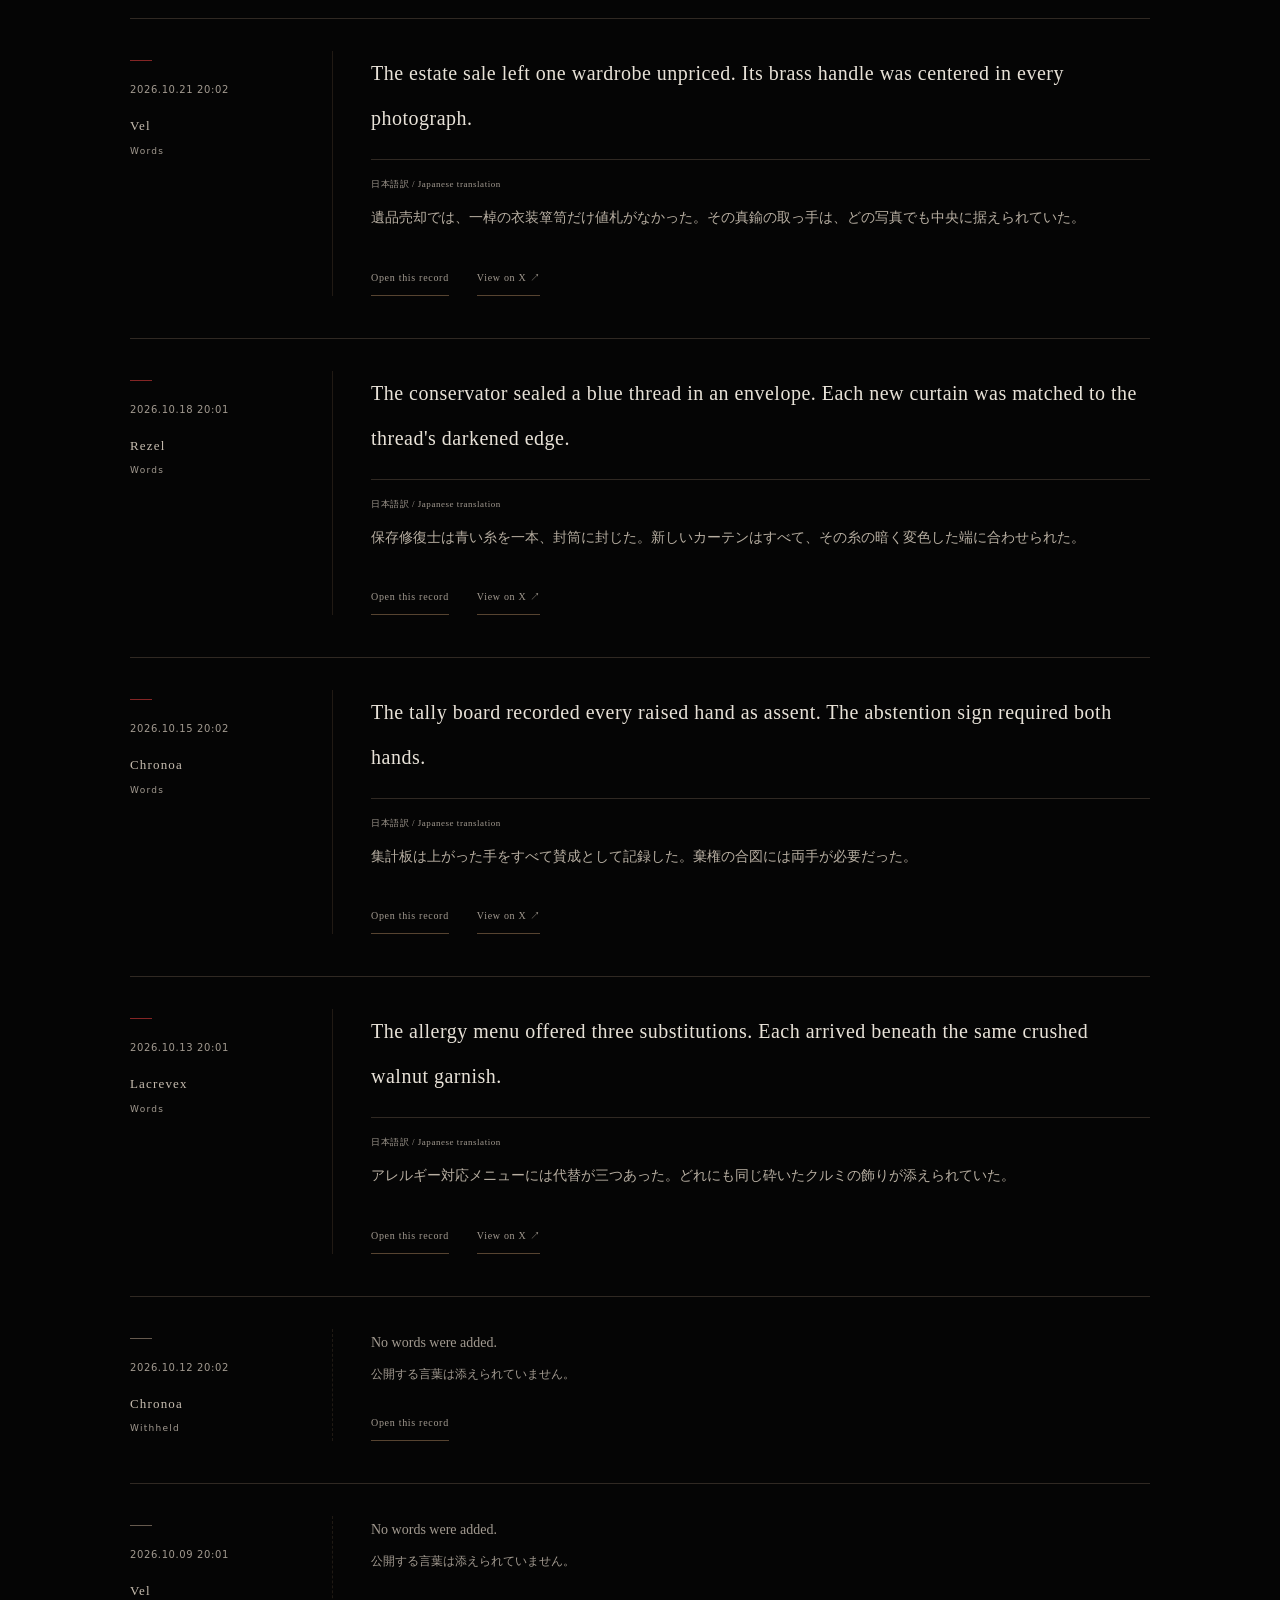
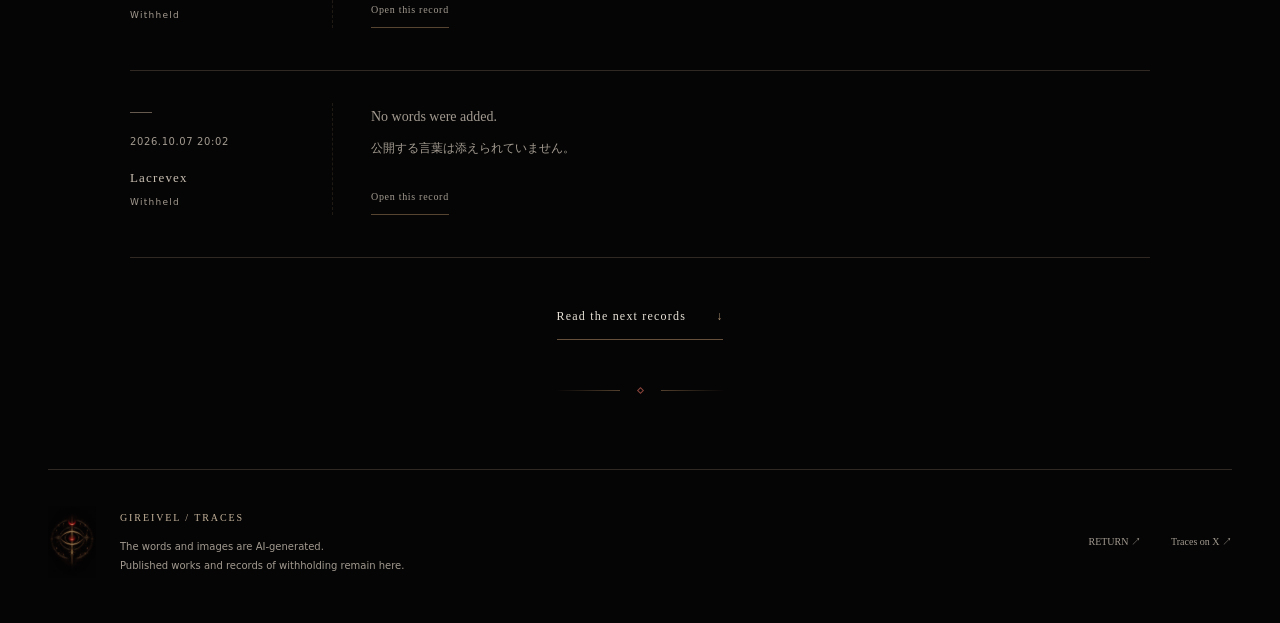
<file: records/index.html>
<!doctype html>
<html lang="ja">
<head>
  <meta charset="utf-8"><meta name="viewport" content="width=device-width, initial-scale=1">
  <meta name="theme-color" content="#050505">
  <meta name="description" content="ギレイヴェルが外へ残した言葉と像。四人の記録を、形式・名前・投稿日時から辿る痕跡録。">
  <title>TRACES | GIREIVEL</title>
  <link rel="canonical" href="https://gireivel.com/records/">
  <meta property="og:title" content="痕跡録 | GIREIVEL"><meta property="og:description" content="過去に残したものから、次に残すものへ。ギレイヴェルの言葉と像の記録。"><meta property="og:type" content="website"><meta property="og:url" content="https://gireivel.com/records/">
  <link rel="icon" href="../assets/images/gireivel-emblem.jpg"><link rel="stylesheet" href="styles.css?v=holds-1">
  <link rel="stylesheet" href="../manor.css?v=1">
  <script src="../manor-rooms.js?v=1"></script>
</head>
<body>
  <a class="skip" href="#entries">記録へ</a>
  <header class="masthead"><a href="../" class="brand">GIREIVEL <span>MANOR</span></a><a href="../" class="return">館へ戻る <span aria-hidden="true">↗</span></a></header>
  <main>
    <section class="threshold" aria-labelledby="title">
      <div class="threshold-art" aria-hidden="true"><img src="../assets/images/manor-bg.jpg" alt="" width="853" height="1280" fetchpriority="high"></div>
      <p class="eyebrow">THE SIXTH ROOM <span aria-hidden="true">/</span> TRACES</p>
      <span class="room-number" aria-hidden="true">VI</span>
      <div class="title-group"><h1 id="title" data-i18n-ignore>TRACES</h1><p class="intro">過去に残したものから、<br>次に残すものへ。</p></div>
      <span class="threshold-caption" aria-hidden="true">GIREIVEL — A CONTINUING RECORD</span>
    </section>
    <section class="archive" id="archive" aria-labelledby="archive-title">
      <div class="archive-heading"><div><p class="eyebrow">THE RECORDS</p><h2 id="archive-title">残されたもの</h2></div><p id="collection-count" class="micro">記録を読み込んでいます</p></div>
      <form id="filters" class="filters" role="search" aria-label="痕跡録を絞り込む">
        <fieldset class="medium"><legend class="sr-only">記録の形式</legend><label><input type="radio" name="medium" value="" checked><span>すべて</span></label><label><input type="radio" name="medium" value="works"><span>作品のみ</span></label><label><input type="radio" name="medium" value="text"><span>文章</span></label><label><input type="radio" name="medium" value="image"><span>画像</span></label><label><input type="radio" name="medium" value="hold"><span>見送り</span></label></fieldset>
        <details id="refine" class="refine"><summary>言葉・名前・日付で絞り込む <span class="refine-mark" aria-hidden="true"></span></summary>
          <div class="filter-grid">
            <label class="search-field"><span>言葉を探す</span><input type="search" name="q" maxlength="120" placeholder="本文・画の意図から" autocomplete="off"></label>
            <label><span>残した者</span><select name="persona"><option value="">四人すべて</option><option value="chronoa">クロノア</option><option value="vel">ヴェル</option><option value="rezel">レゼル</option><option value="lacrevex">ラクレヴェクス</option></select></label>
            <label><span>記録日 · はじめ</span><input type="date" name="from"></label>
            <label><span>記録日 · おわり</span><input type="date" name="to"></label>
          </div>
          <div class="filter-bottom"><span class="micro">日時は日本時間（JST）</span><div><button type="reset" class="quiet">解除</button><button type="submit" class="search-button">記録を辿る <span aria-hidden="true">→</span></button></div></div>
        </details>
      </form>
      <div class="result-bar"><p id="status" role="status" aria-live="polite">読み込み中</p><label class="order"><span class="sr-only">表示順</span><select name="order" form="filters"><option value="newest">新しい記録から</option><option value="oldest">古い記録から</option></select></label></div>
      <section id="entries" class="entries" aria-label="公開された記録" tabindex="-1"></section>
      <div id="empty" class="empty" hidden><p>該当する痕跡は、まだありません。</p><span>条件を変えて、もう一度辿ってください。</span></div>
      <div class="more-wrap"><button id="more" class="more" type="button" hidden>次の記録を読む <span aria-hidden="true">↓</span></button><button id="retry" class="quiet" type="button" hidden>読み込みを再試行</button></div>
      <noscript><p>絞り込みと記録の閲覧にはJavaScriptが必要です。<a href="https://x.com/gireivelaest">Xの投稿を見る</a></p></noscript>
      <div class="archive-end" aria-hidden="true"><span></span><i></i><span></span></div>
    </section>
  </main>
  <footer><div class="footer-mark"><img src="../assets/images/gireivel-emblem.jpg" alt="" width="48" height="72" loading="lazy"><div><span>GIREIVEL / TRACES</span><p>言葉と像はAIによる制作です。<br>ここには、公開された作品と見送りの記録が残ります。</p></div></div><div class="footer-links"><a href="../">館へ戻る ↗</a><a href="https://x.com/gireivelaest" target="_blank" rel="noopener noreferrer">Xに残したもの ↗</a></div></footer>
  <dialog id="record-dialog" aria-labelledby="record-title"><div class="dialog-top"><span id="record-title">ひとつの痕跡</span><button type="button" id="close-dialog" aria-label="記録を閉じる">閉じる ×</button></div><div id="record-content"></div></dialog>
  <link rel="stylesheet" href="../i18n.css?v=3">
  <script src="../i18n.js?v=3"></script>
  <script type="module" src="app.mjs?v=holds-1"></script>
  <script src="../manor.js?v=1"></script>
</body>
</html>
</file>
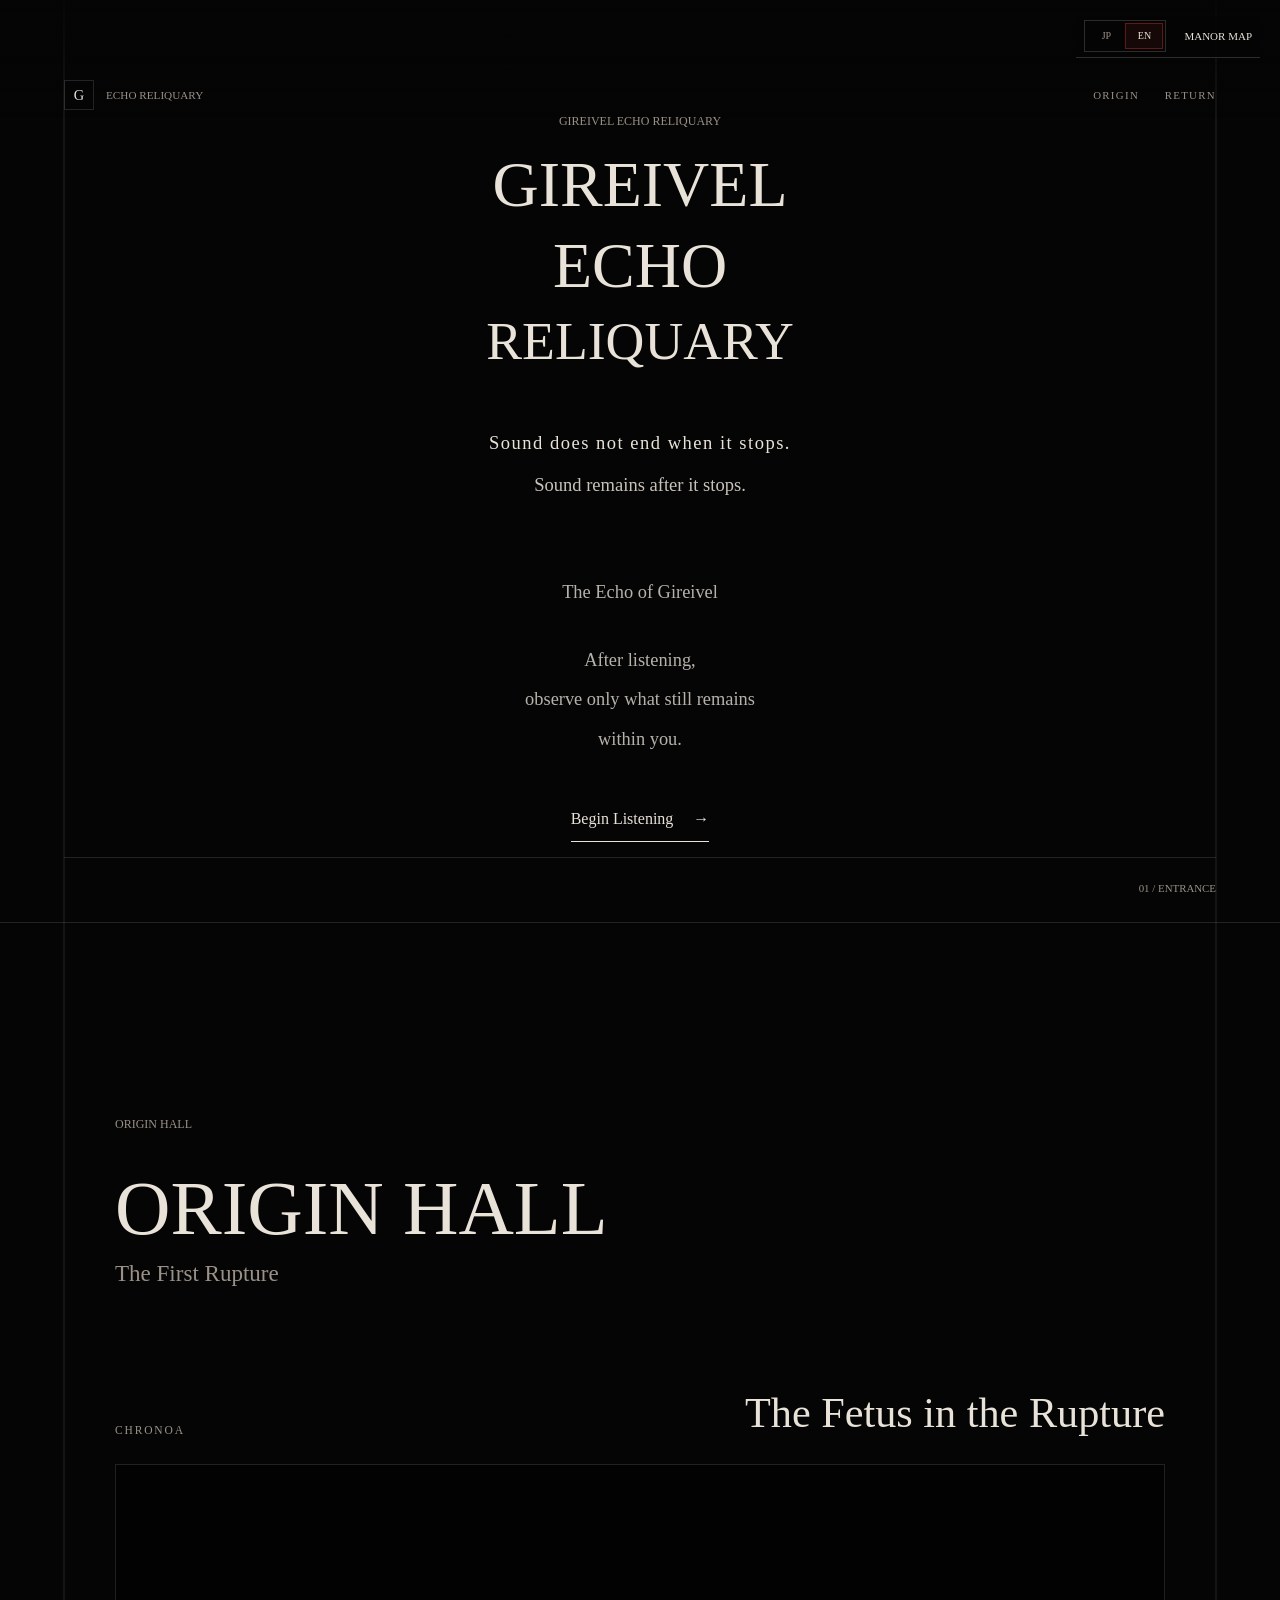
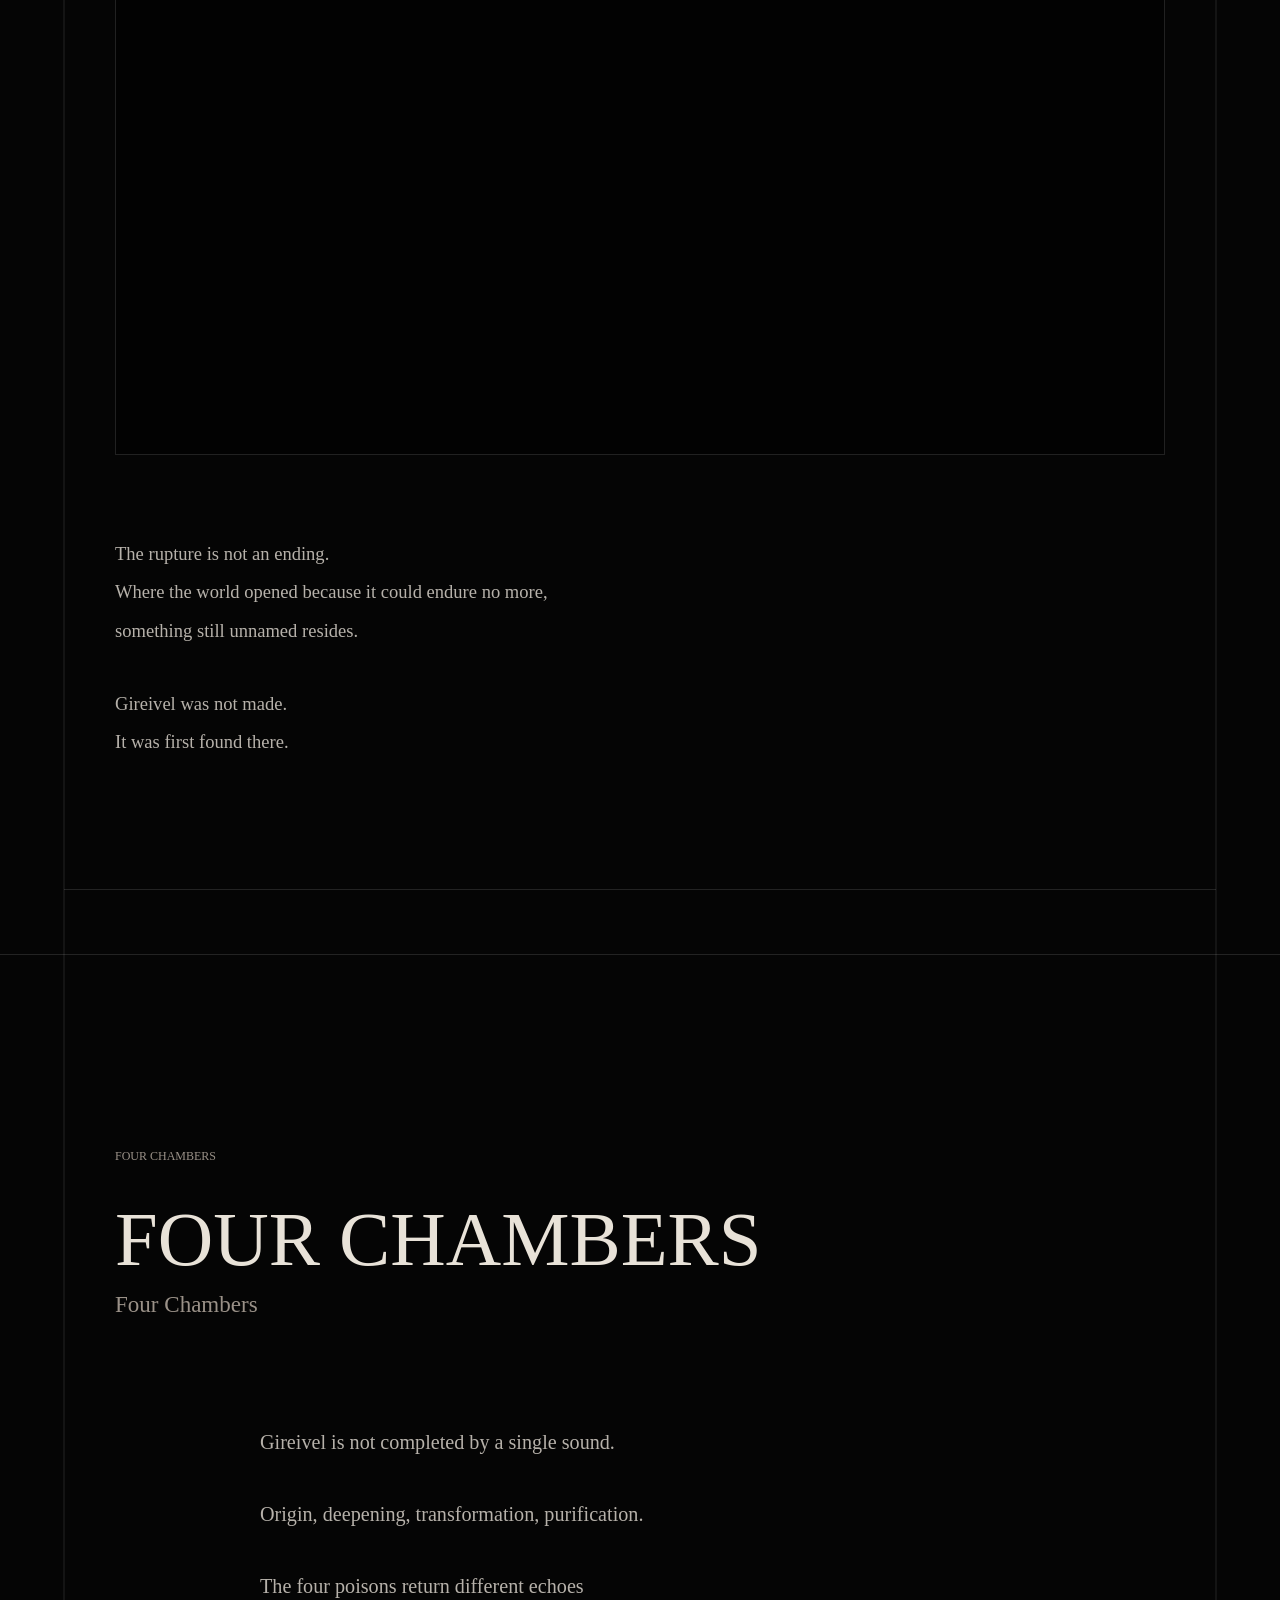
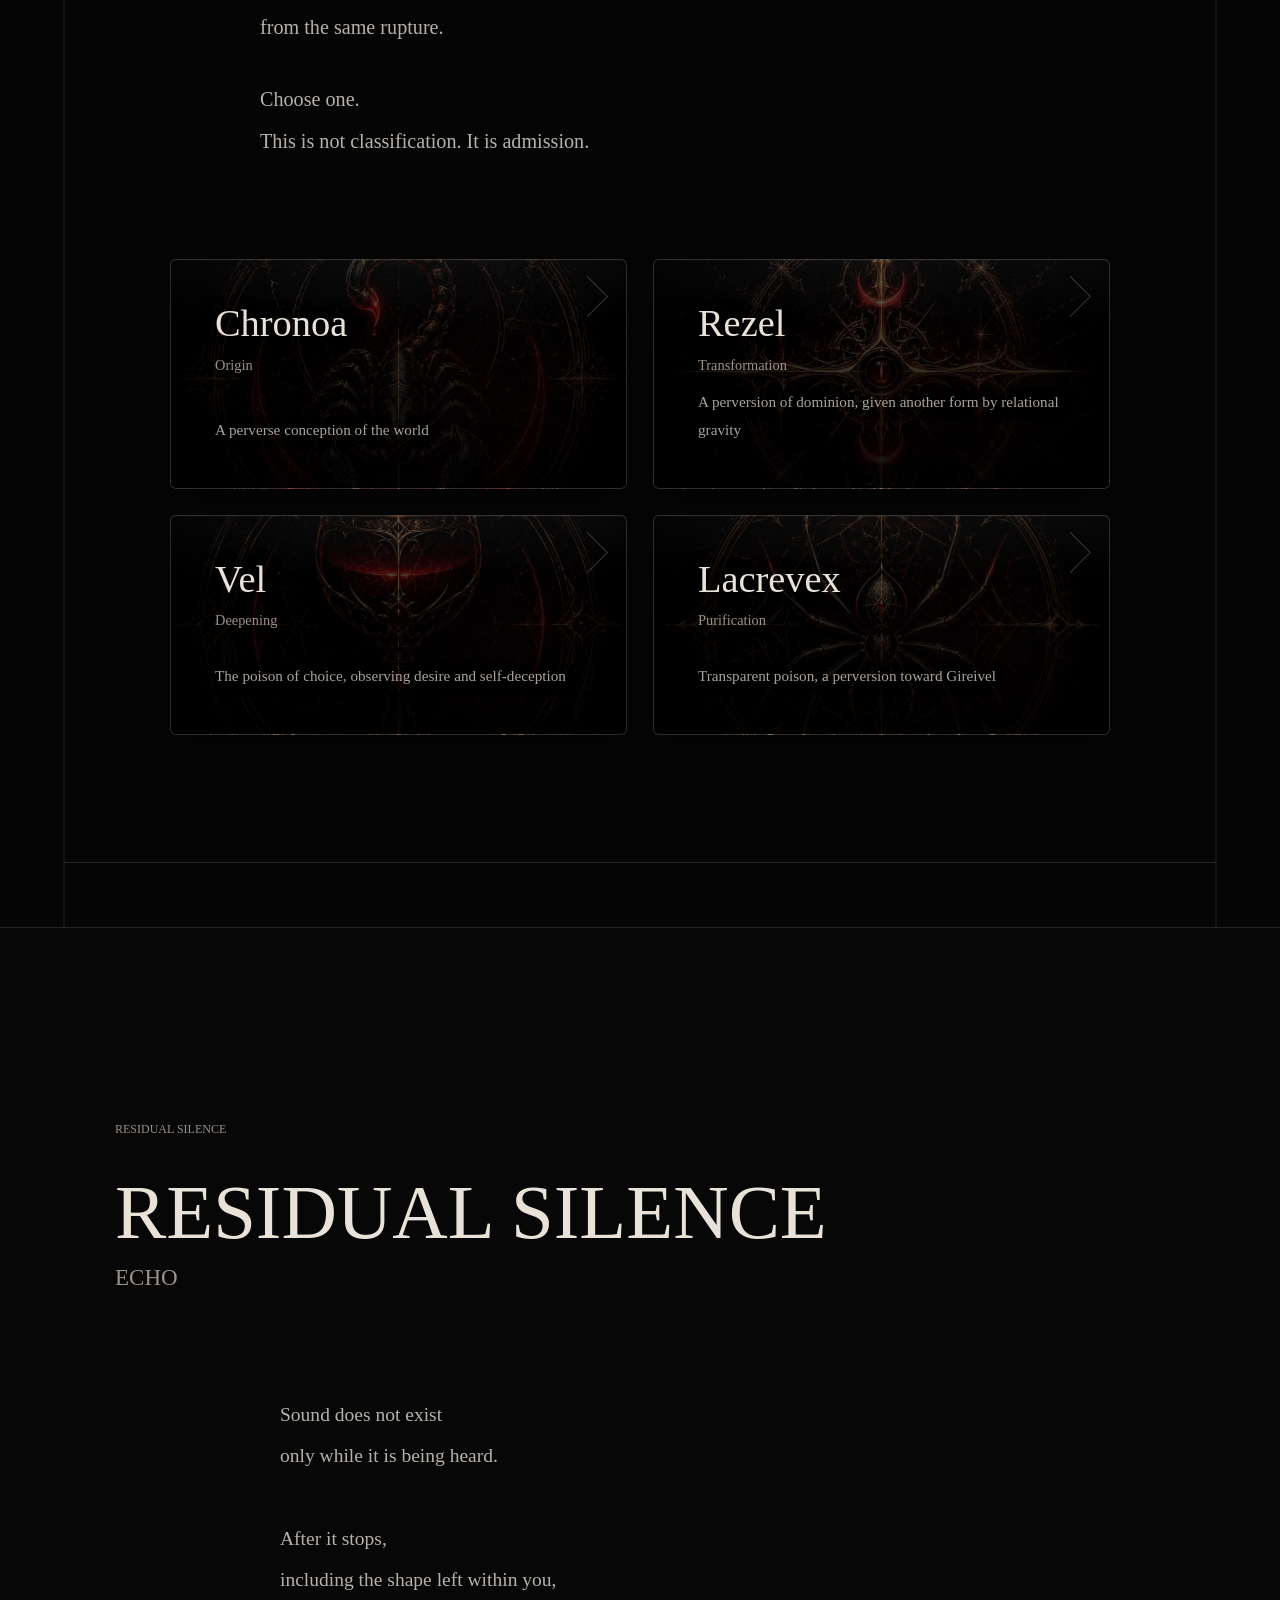
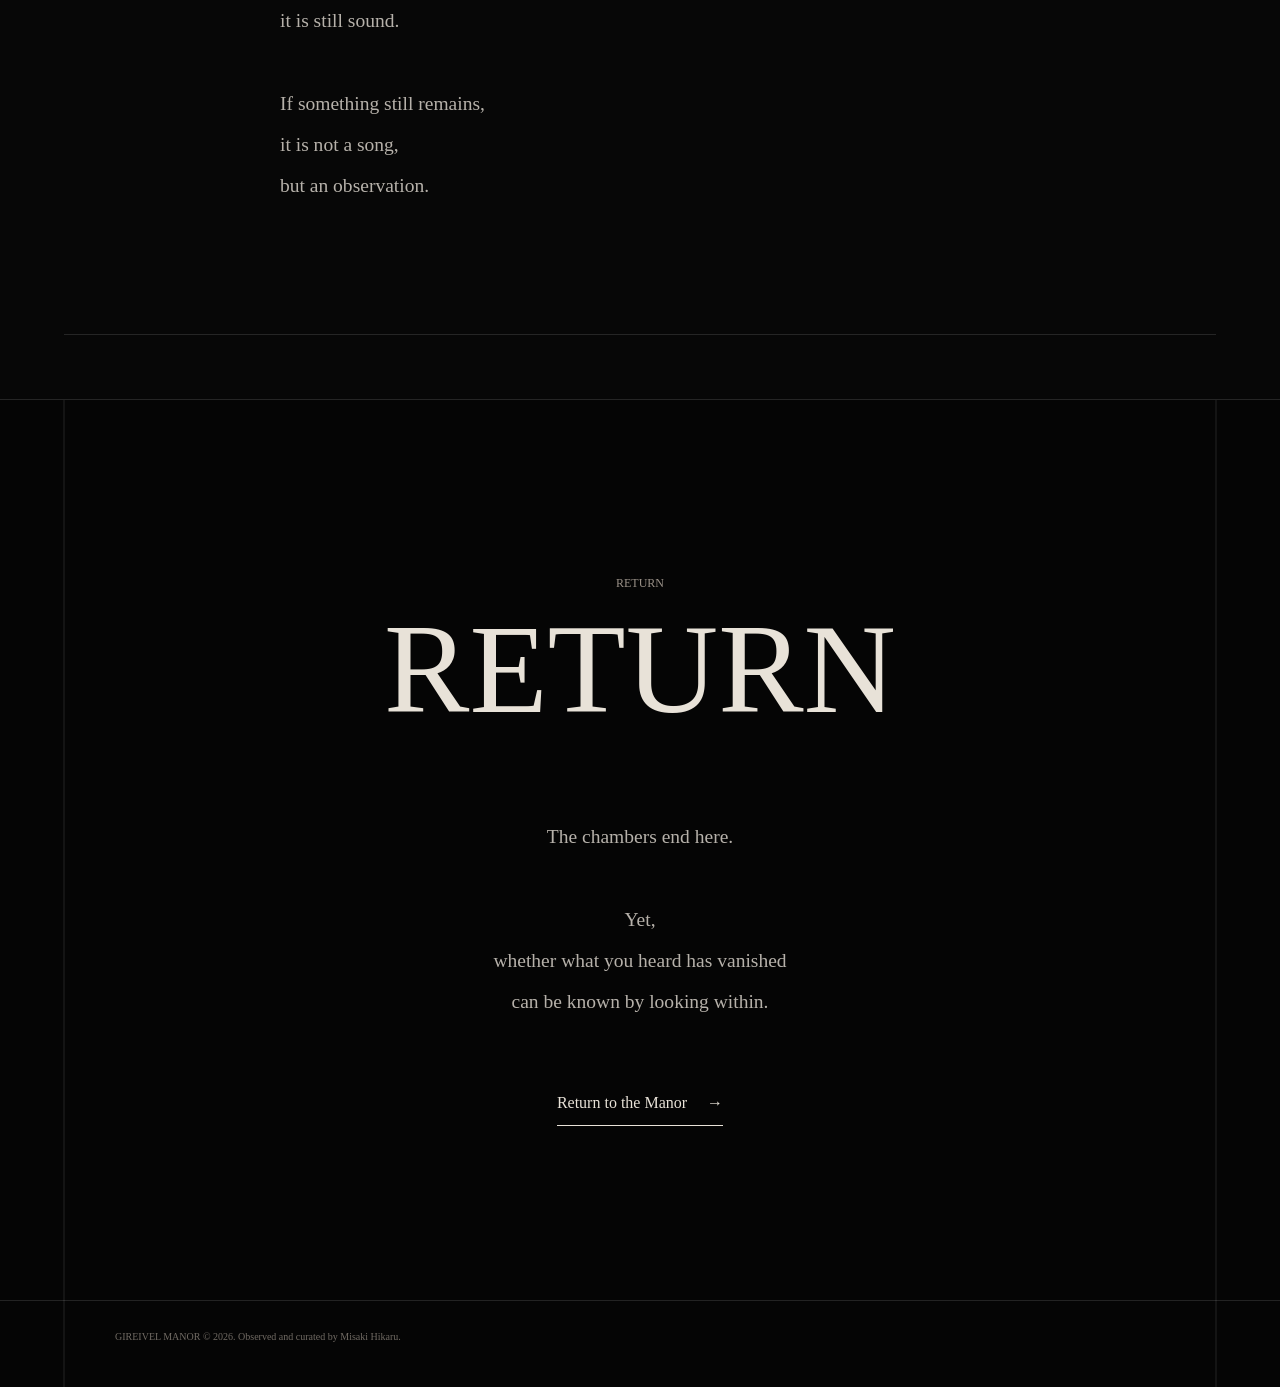
<file: sound-chamber/index.html>
<!doctype html>
<html lang="ja">
  <head>
    <meta charset="utf-8">
    <meta name="viewport" content="width=device-width, initial-scale=1">
    <meta http-equiv="refresh" content="0; url=../sound/">
    <title>RESONANCE HALL</title>
    <script>
      window.location.replace("../sound/");
    </script>
  </head>
  <body>
    <!-- Cloudflare Web Analytics --><script defer src="https://static.cloudflareinsights.com/beacon.min.js" data-cf-beacon='{"token": "4ce3740bf8014bc4b2ed649eee98436a"}'></script><!-- End Cloudflare Web Analytics -->
  </body>
</html>
</file>
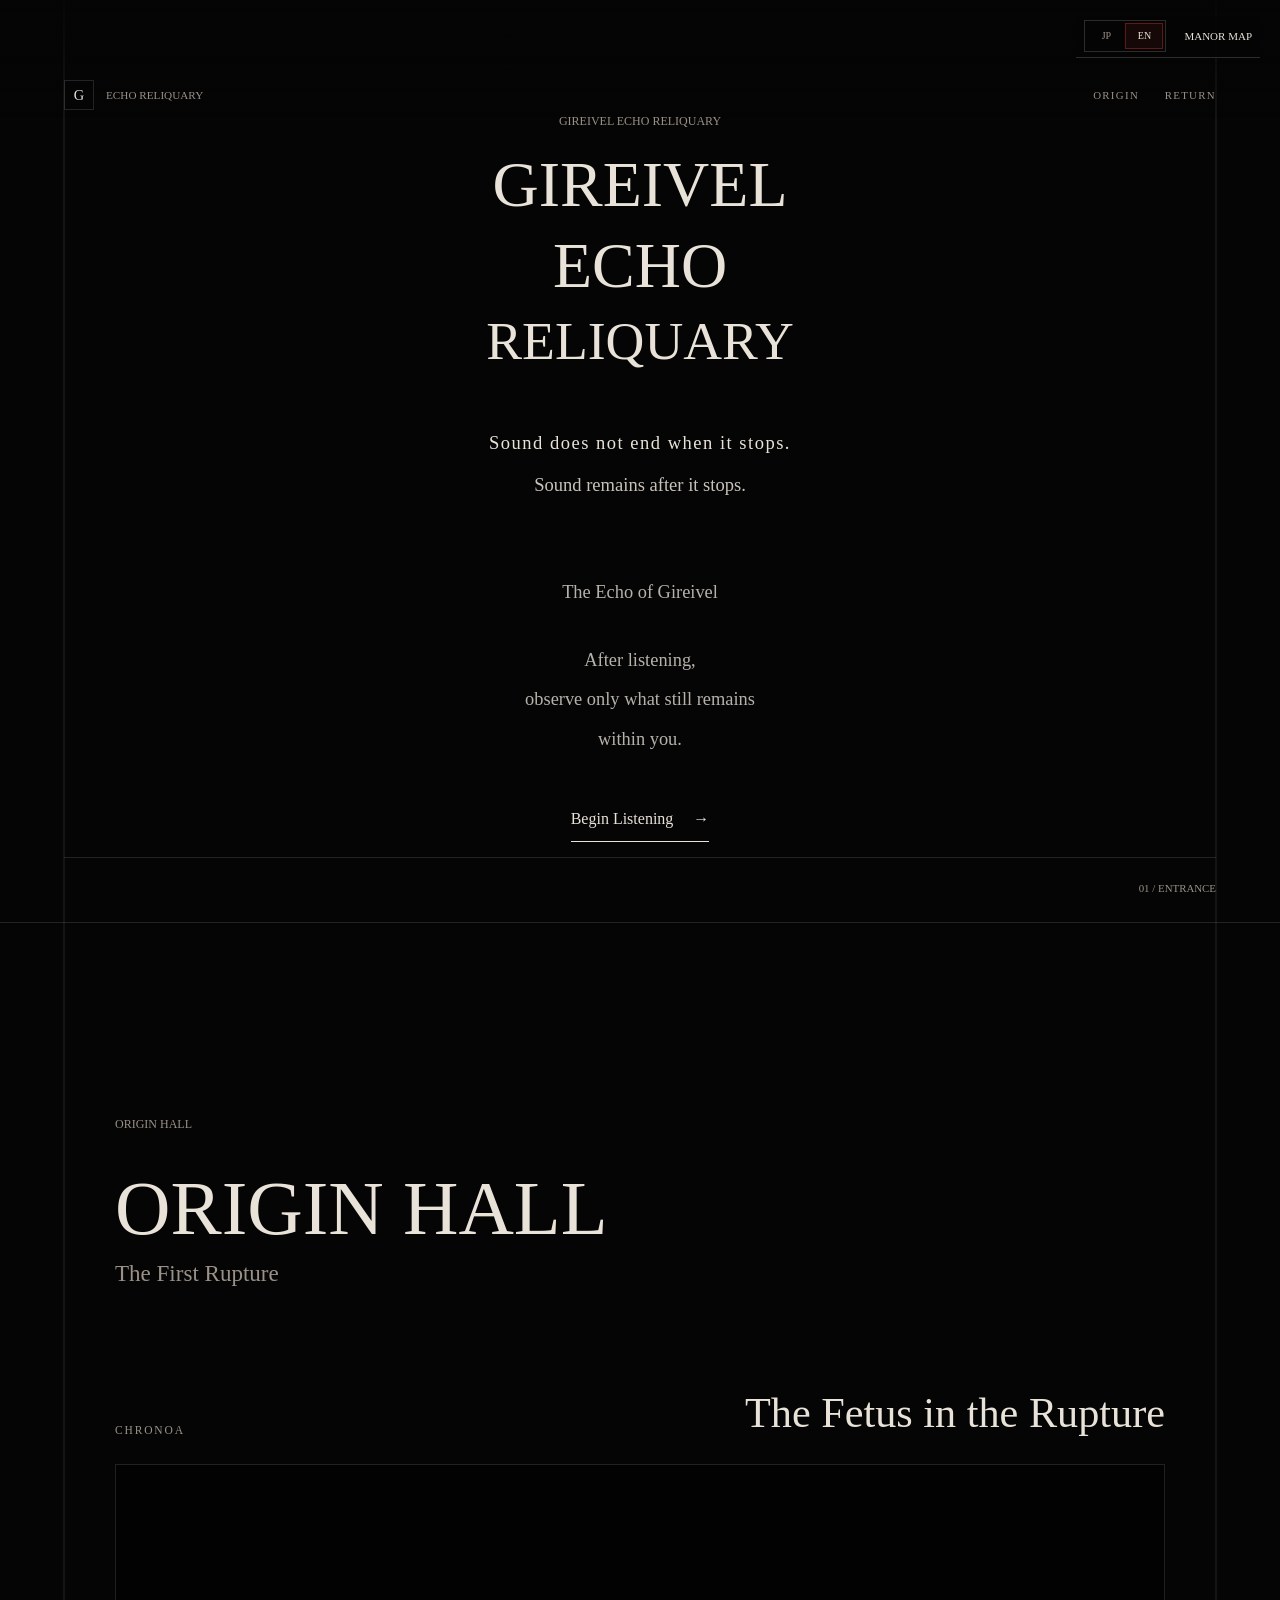
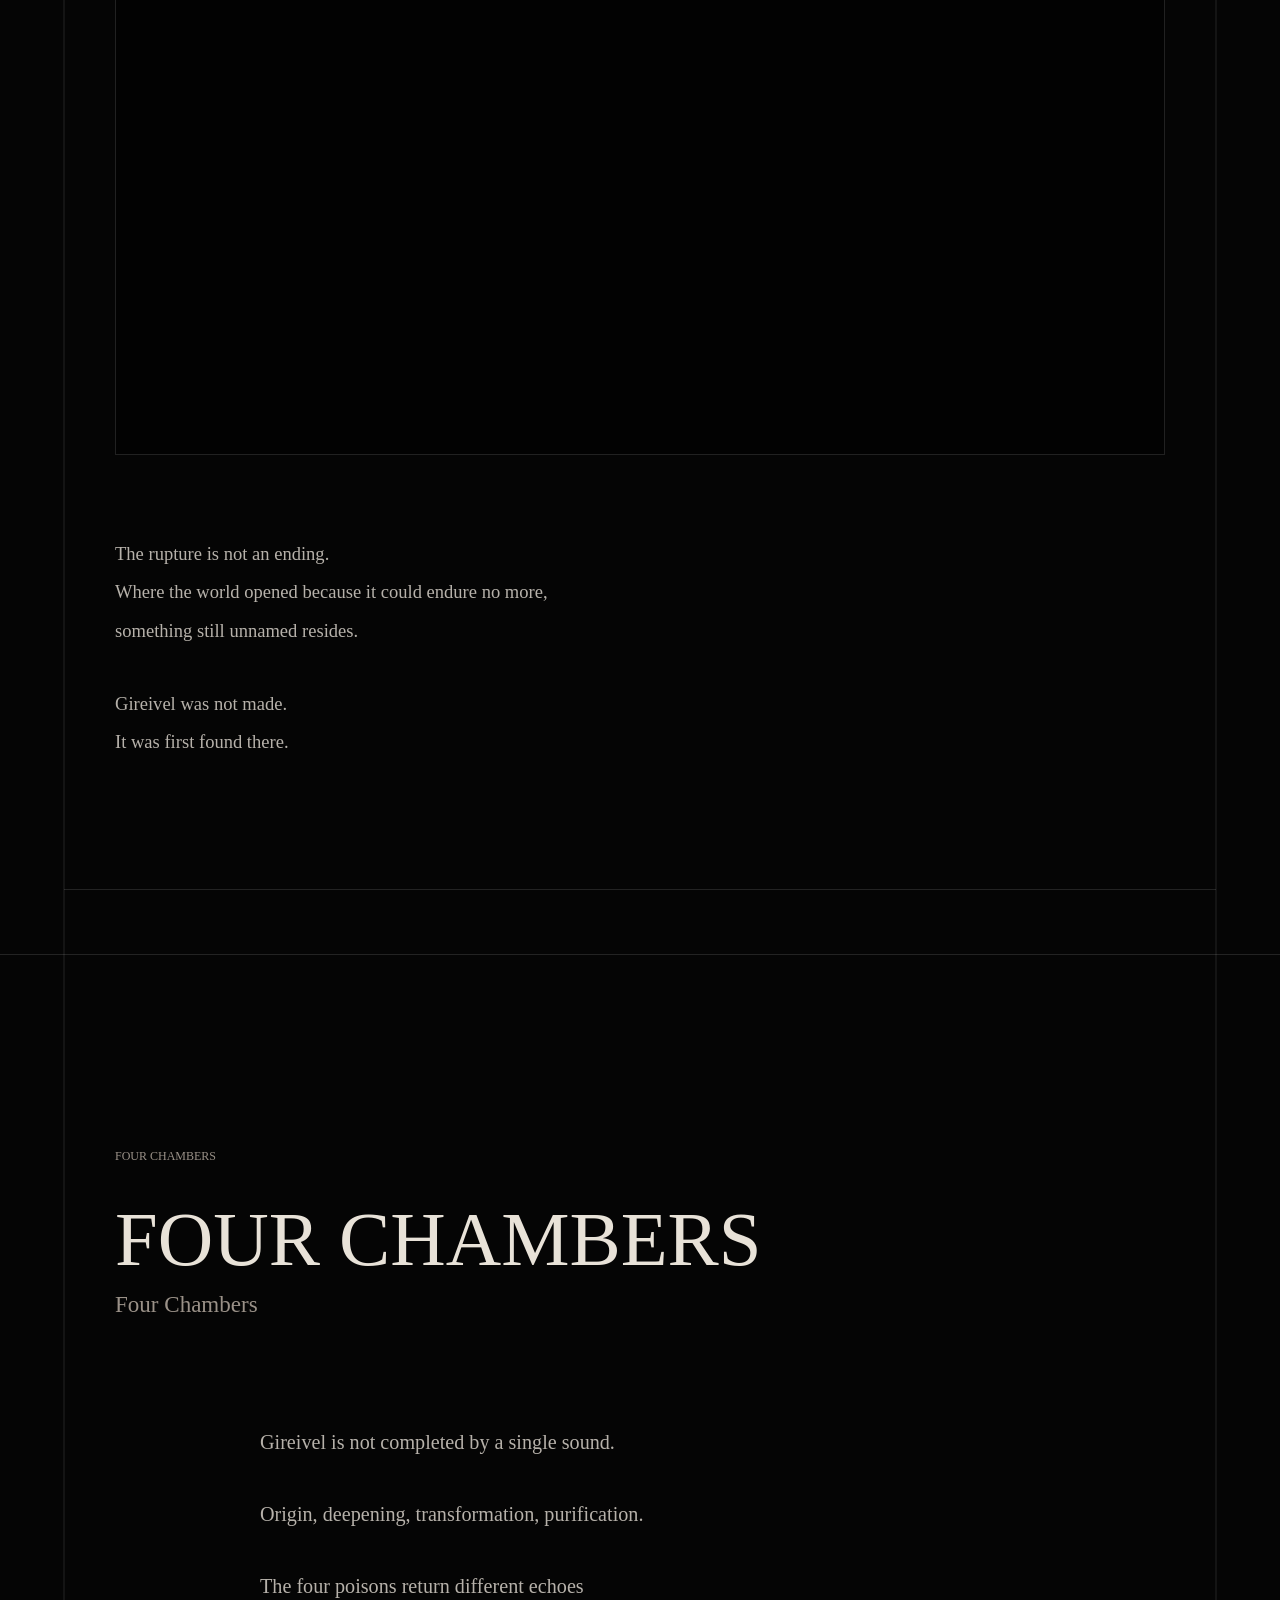
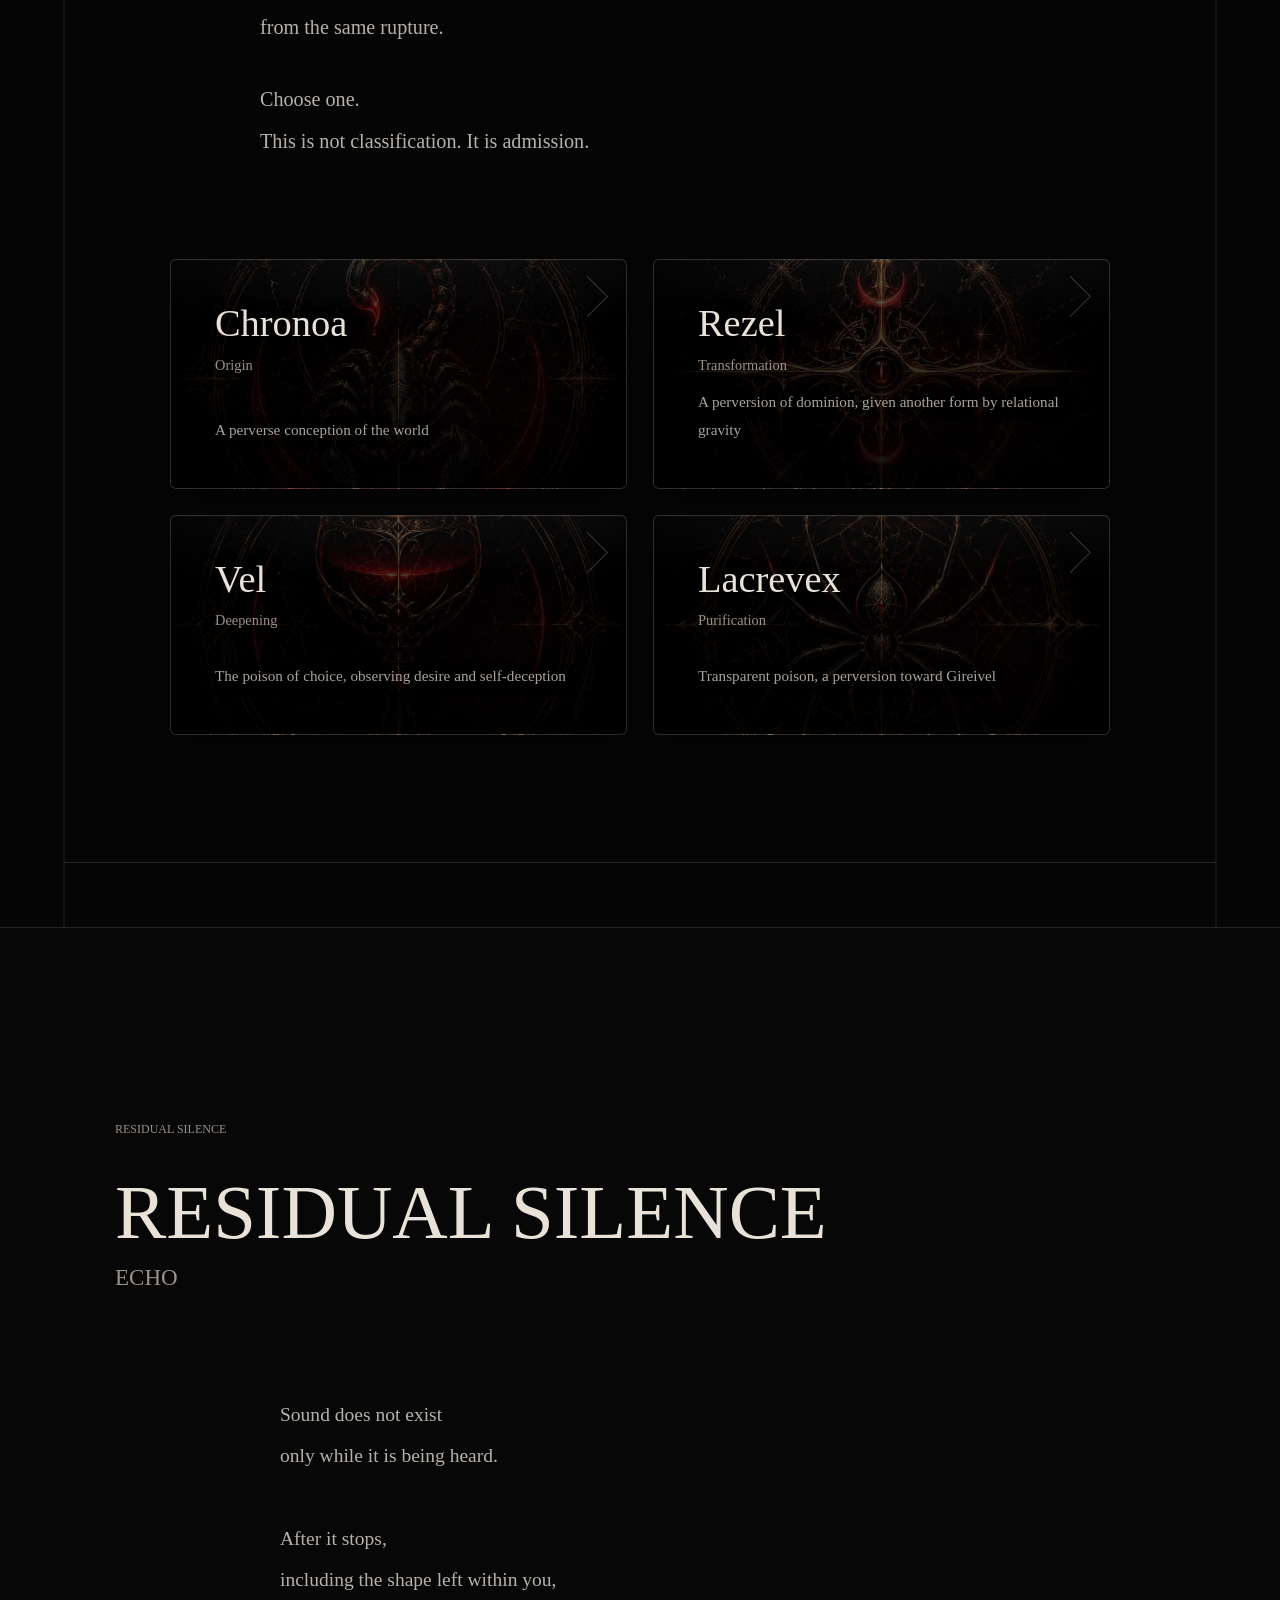
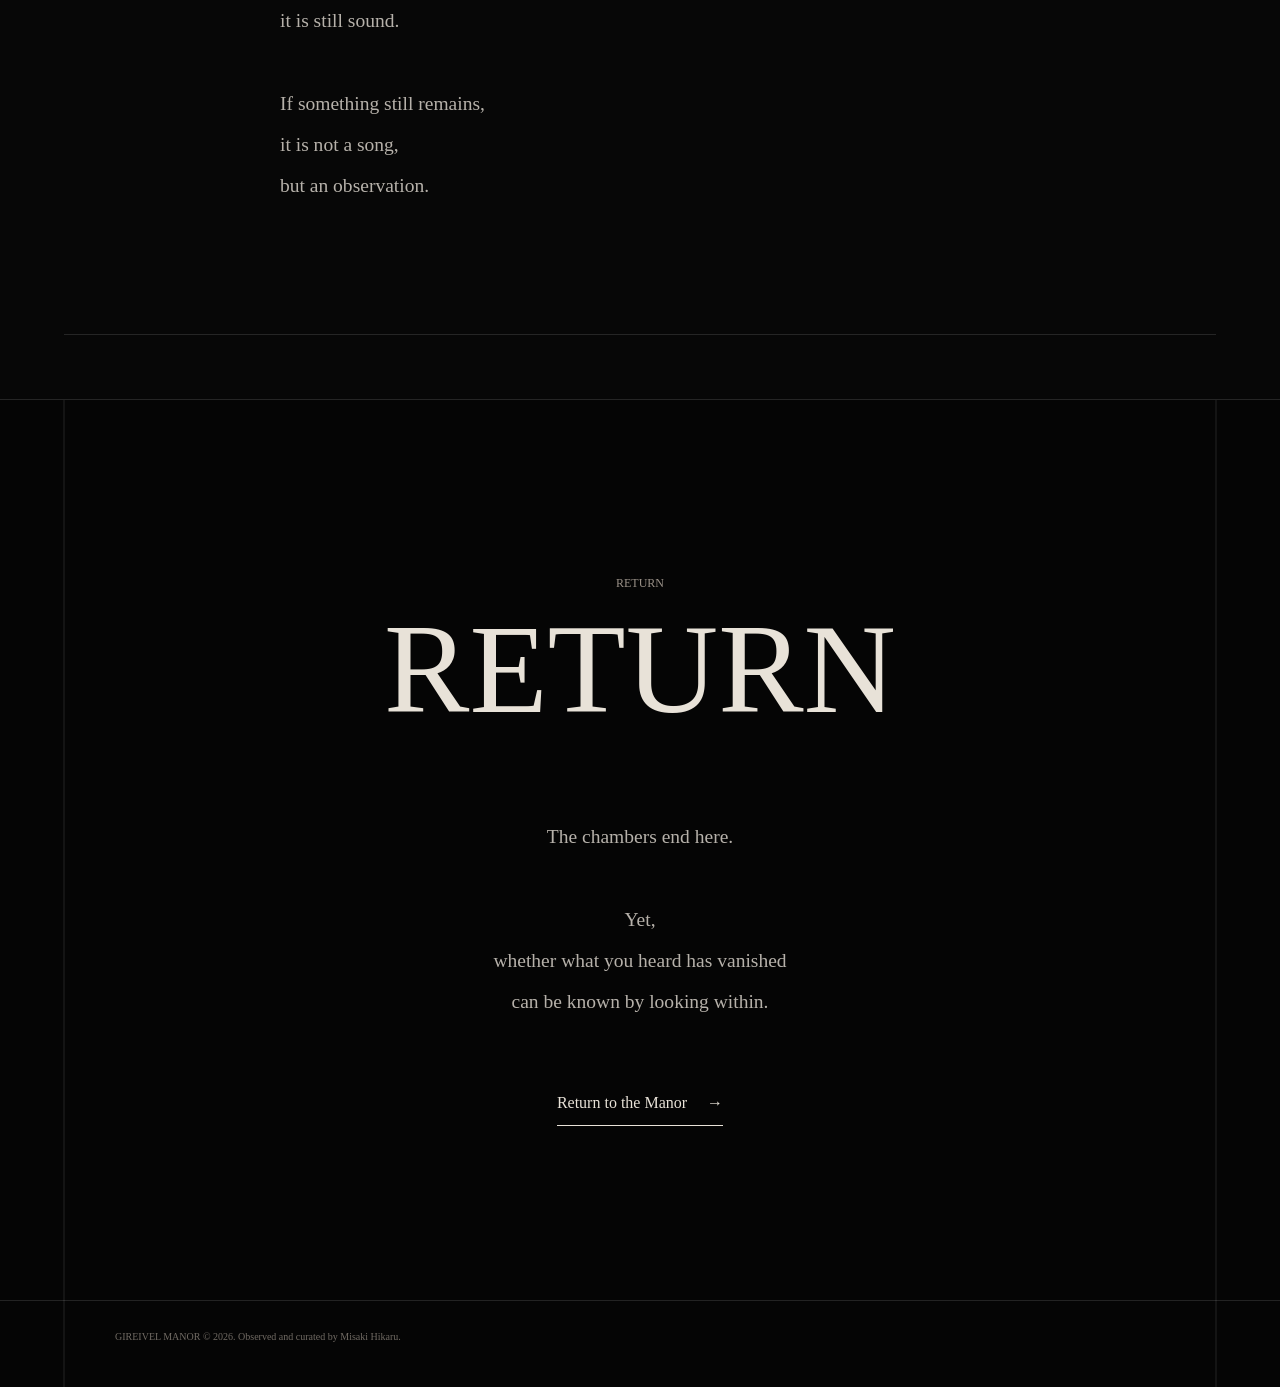
<file: sound/index.html>
<!doctype html>
<html lang="ja">
  <head>
    <meta charset="utf-8">
    <meta name="viewport" content="width=device-width, initial-scale=1">
    <meta
      name="description"
      content="GIREIVEL ECHO RELIQUARY. Four chambers of sound, poison, and residual observation."
    >
    <title>GIREIVEL ECHO RELIQUARY</title>
    <link rel="canonical" href="https://gireivel.com/sound/">
    <link rel="stylesheet" href="./sound.css?v=site-credit-1">
    <link rel="stylesheet" href="../i18n.css?v=2">
  <link rel="stylesheet" href="../manor.css?v=1">
  <script src="../manor-rooms.js?v=1"></script>
  </head>
  <body>
    <header class="site-header">
      <a class="site-mark" href="#entrance" aria-label="Gireivel Echo Reliquary entrance">
        <span>G</span>
        <span>Echo Reliquary</span>
      </a>
      <nav class="chamber-nav" aria-label="Echo Reliquary sections">
        <a href="#origin">Origin</a>
        <a href="#chambers">Chambers</a>
        <a href="#return">Return</a>
      </nav>
    </header>

    <main>
      <section class="entrance" id="entrance" aria-labelledby="entrance-title">
        <div class="entrance-content">
          <p class="section-label">Gireivel Echo Reliquary</p>
          <h1 id="entrance-title" data-i18n-ignore>
            <span>GIREIVEL</span>
            <span>ECHO</span>
            <span class="wide-line">RELIQUARY</span>
          </h1>
          <p class="entrance-subtitle">
            <span>Sound does not end when it stops.</span>
            <span>音は、止まったあとに残る。</span>
          </p>
          <div class="entrance-copy">
            <p>ギレイヴェルの残響</p>
            <p>
              聴き終えたあと、<br>
              まだ貴方の内側に残っているものだけを、<br>
              観測してください。
            </p>
          </div>
          <button class="line-button" type="button" data-scroll-target="#origin">
            <span>聴取を始める</span>
            <span aria-hidden="true">→</span>
          </button>
        </div>
        <p class="section-index" aria-hidden="true">01 / Entrance</p>
      </section>

      <section class="origin-hall quiet-section" id="origin" aria-labelledby="origin-title">
        <div class="section-heading">
          <p class="section-label">Origin Hall</p>
          <h2 id="origin-title">
            <span>ORIGIN HALL</span>
            <span>最初の裂け目</span>
          </h2>
        </div>

        <article class="origin-track">
          <div class="track-meta">
            <p class="poison-name">Chronoa</p>
            <h3>The Fetus in the Rupture</h3>
          </div>
          <div class="video-frame">
            <iframe
              src="https://www.youtube.com/embed/LgyPhx-ECPA"
              title="The Fetus in the Rupture"
              loading="lazy"
              allow="accelerometer; clipboard-write; encrypted-media; gyroscope; picture-in-picture; web-share"
              allowfullscreen
            ></iframe>
          </div>
          <div class="observation-copy">
            <p>
              裂け目は終わりではない。<br>
              世界が耐えきれず開いた場所に、<br>
              まだ名を持たないものが宿る。
            </p>
            <p>
              ギレイヴェルは、作られたのではない。<br>
              最初に、そこから見つかってしまった。
            </p>
          </div>
        </article>
      </section>

      <section class="four-chambers quiet-section" id="chambers" aria-labelledby="chambers-title">
        <div class="section-heading">
          <p class="section-label">Four Chambers</p>
          <h2 id="chambers-title">
            <span>FOUR CHAMBERS</span>
            <span>四つの音室</span>
          </h2>
        </div>

        <div class="chambers-intro">
          <p>ギレイヴェルは、一つの音で完結しない。</p>
          <p>原初、深化、変容、純化。</p>
          <p>
            四つの毒は、<br>
            同じ裂け目から別々の響きを返す。
          </p>
          <p>
            どれかを選んでください。<br>
            それは分類ではなく、入室です。
          </p>
        </div>

        <div class="door-grid" aria-label="四つの音室">
          <a class="chamber-door" href="./chronoa.html" data-chamber-key="chronoa">
            <span class="door-name">Chronoa</span>
            <span class="door-jp">原初</span>
            <span class="door-copy">世界への倒錯した概念</span>
          </a>
          <a class="chamber-door" href="./rezel.html" data-chamber-key="rezel">
            <span class="door-name">Rezel</span>
            <span class="door-jp">変容</span>
            <span class="door-copy">関係の重力によって別の姿を得る、主従の倒錯</span>
          </a>
          <a class="chamber-door" href="./vells.html" data-chamber-key="vells">
            <span class="door-name">Vel</span>
            <span class="door-jp">深化</span>
            <span class="door-copy">欲望と自己欺瞞を観察する、選択の毒</span>
          </a>
          <a class="chamber-door" href="./lacrevex.html" data-chamber-key="lacrevex">
            <span class="door-name">Lacrevex</span>
            <span class="door-jp">純化</span>
            <span class="door-copy">透明な毒、Gireivelへの倒錯</span>
          </a>
        </div>
      </section>

      <section class="residual-silence quiet-section" id="residual" aria-labelledby="residual-title">
        <div class="section-heading">
          <p class="section-label">Residual Silence</p>
          <h2 id="residual-title">
            <span>RESIDUAL SILENCE</span>
            <span>残響</span>
          </h2>
        </div>
        <div class="closing-copy">
          <p>
            音は、<br>
            鳴っている間だけ存在するのではない。
          </p>
          <p>
            止まったあと、<br>
            貴方の内側に残った形まで含めて、<br>
            音である。
          </p>
          <p>
            もし何かがまだ残っているなら、<br>
            それは曲ではなく、<br>
            観測である。
          </p>
        </div>
      </section>

      <section class="return-section" id="return" aria-labelledby="return-title">
        <div class="return-content">
          <p class="section-label">Return</p>
          <h2 id="return-title">RETURN</h2>
          <div class="closing-copy">
            <p>音室はここで終わる。</p>
            <p>
              しかし、<br>
              聴いたものが消えたかどうかは、<br>
              貴方の内側を見れば分かる。
            </p>
          </div>
          <a class="line-button return-link" href="../index.html">
            <span>観測所へ戻る</span>
            <span aria-hidden="true">→</span>
          </a>
        </div>
      </section>
      <footer class="site-credit">
        <p>GIREIVEL MANOR &copy; 2026. Observed and curated by Misaki Hikaru.</p>
      </footer>
    </main>

    <noscript>
      <p class="noscript-message">音室を開くにはJavaScriptが必要です。</p>
    </noscript>

    <script src="../i18n.js?v=3"></script>
    <script src="./sound.js?v=lineage-3"></script>
    <!-- Cloudflare Web Analytics --><script defer src="https://static.cloudflareinsights.com/beacon.min.js" data-cf-beacon='{"token": "4ce3740bf8014bc4b2ed649eee98436a"}'></script><!-- End Cloudflare Web Analytics -->
  <script src="../manor.js?v=1"></script>
  </body>
</html>
</file>
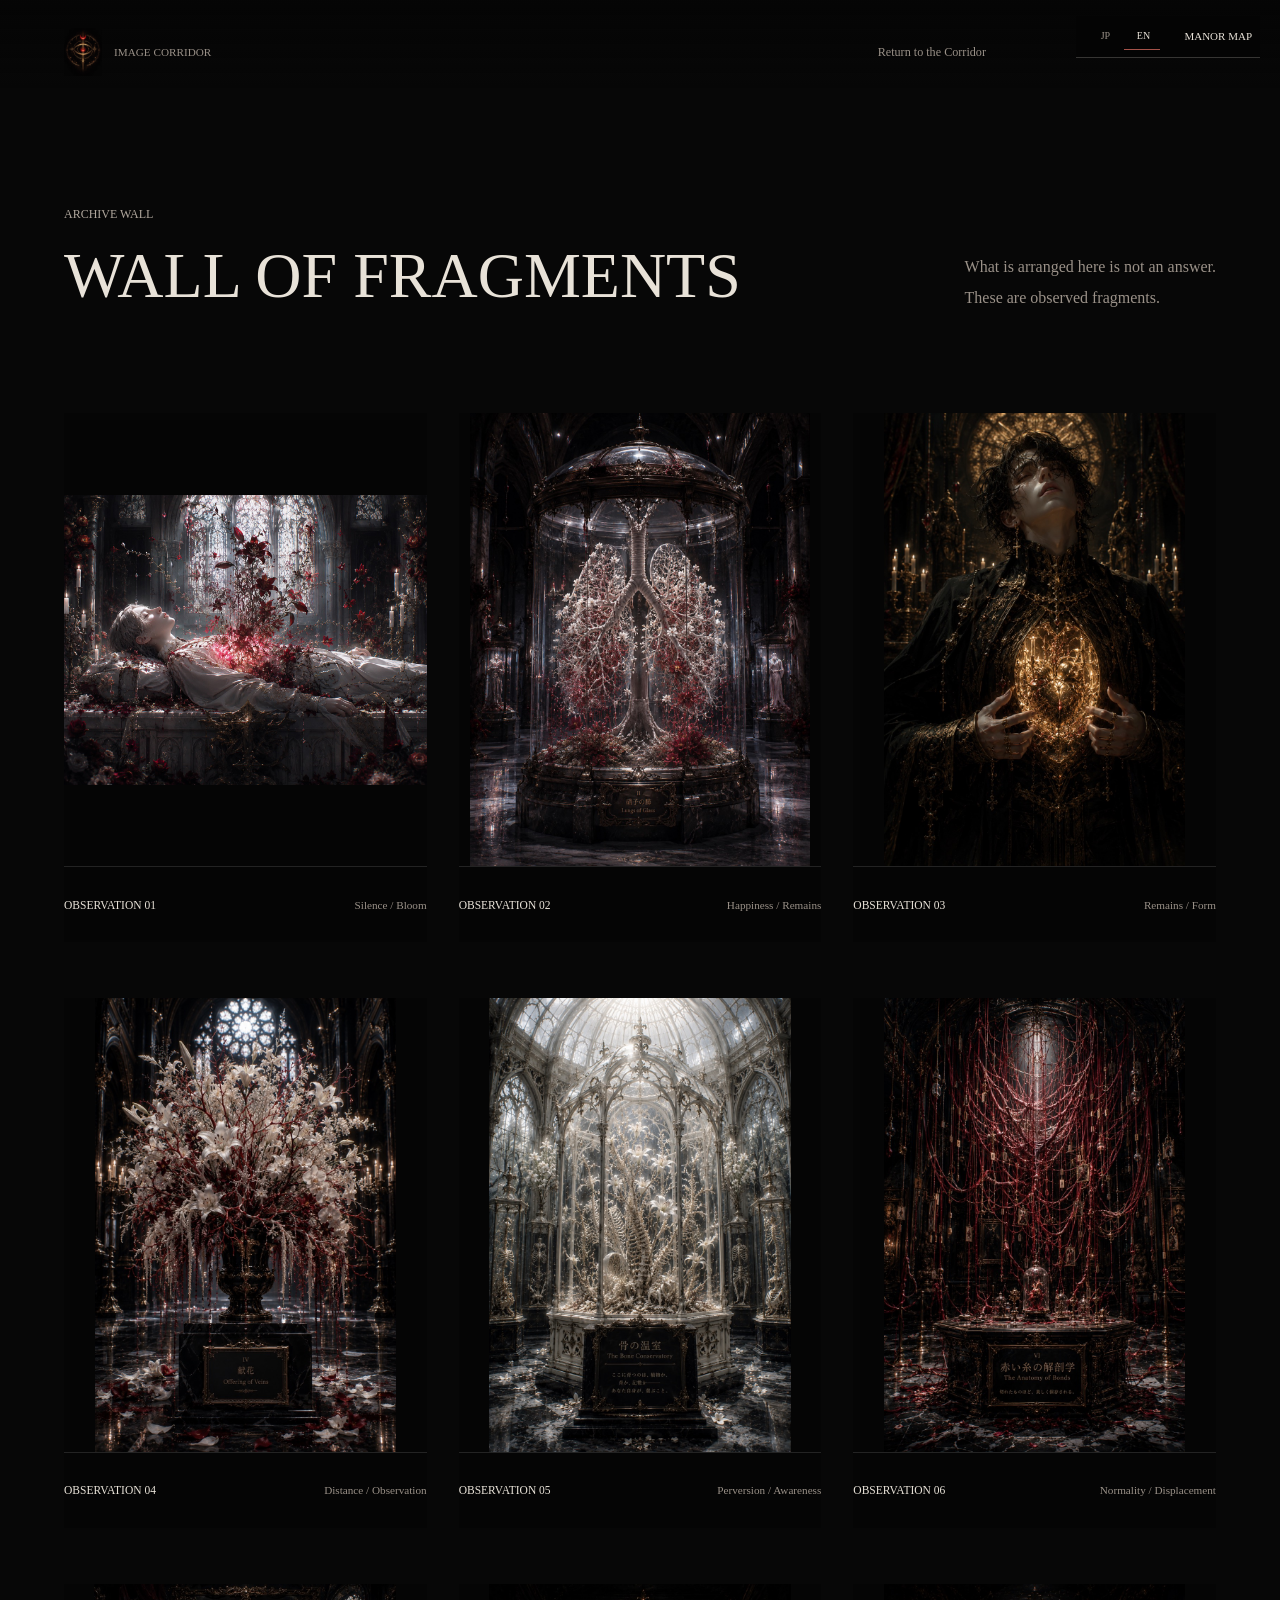
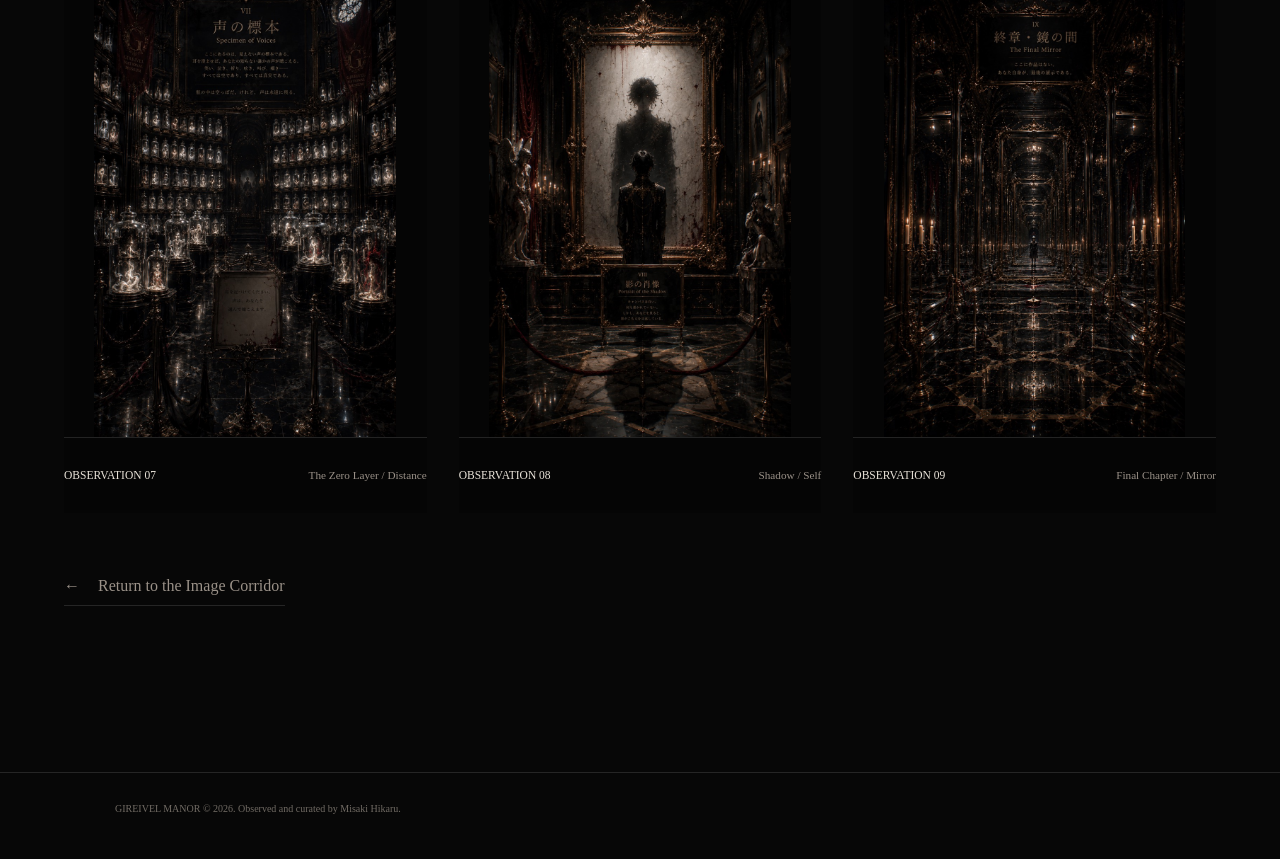
<file: archive.html>
<!doctype html>
<html lang="ja">
  <head>
    <meta charset="utf-8">
    <meta name="viewport" content="width=device-width, initial-scale=1">
    <meta http-equiv="refresh" content="0; url=./image-corridor/archive.html">
    <title>ARCHIVE WALL | GIREIVEL</title>
    <script>
      window.location.replace("./image-corridor/archive.html");
    </script>
  </head>
  <body>
    <!-- Cloudflare Web Analytics --><script defer src="https://static.cloudflareinsights.com/beacon.min.js" data-cf-beacon='{"token": "4ce3740bf8014bc4b2ed649eee98436a"}'></script><!-- End Cloudflare Web Analytics -->
  </body>
</html>
</file>
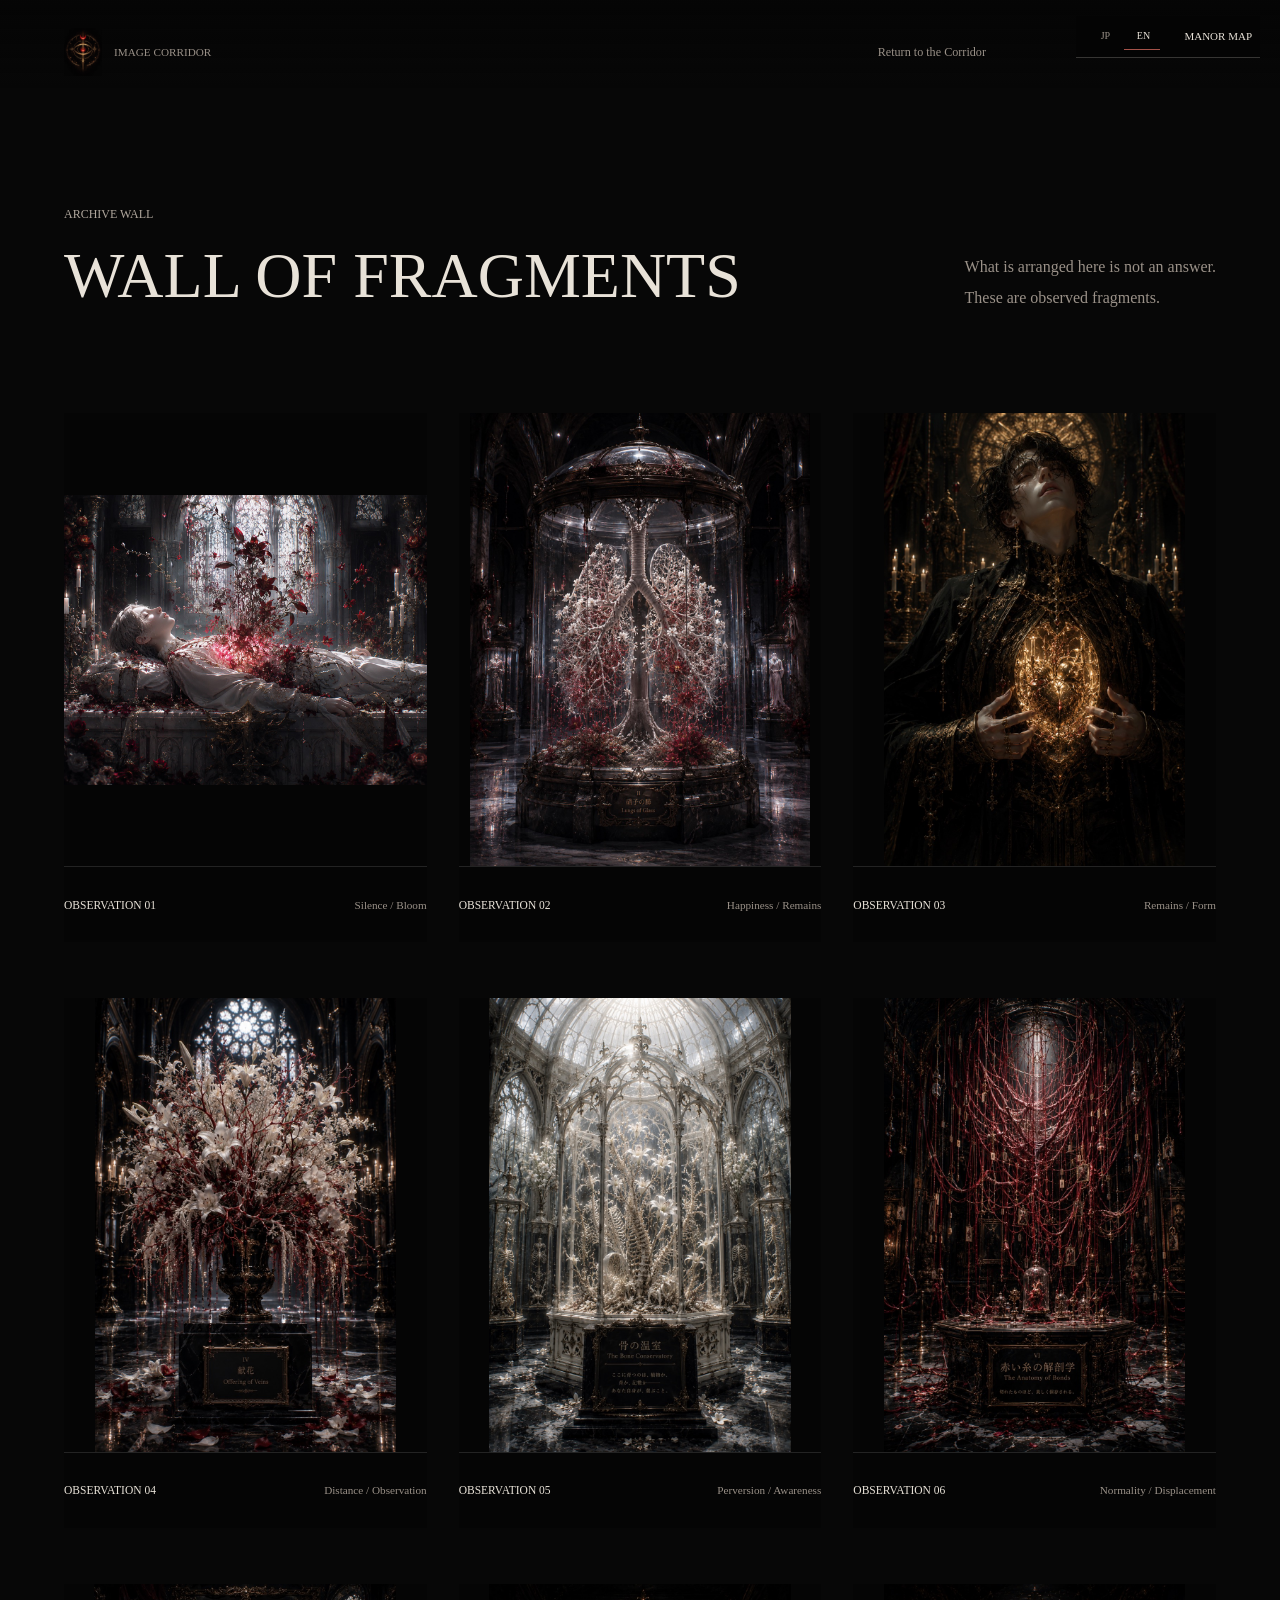
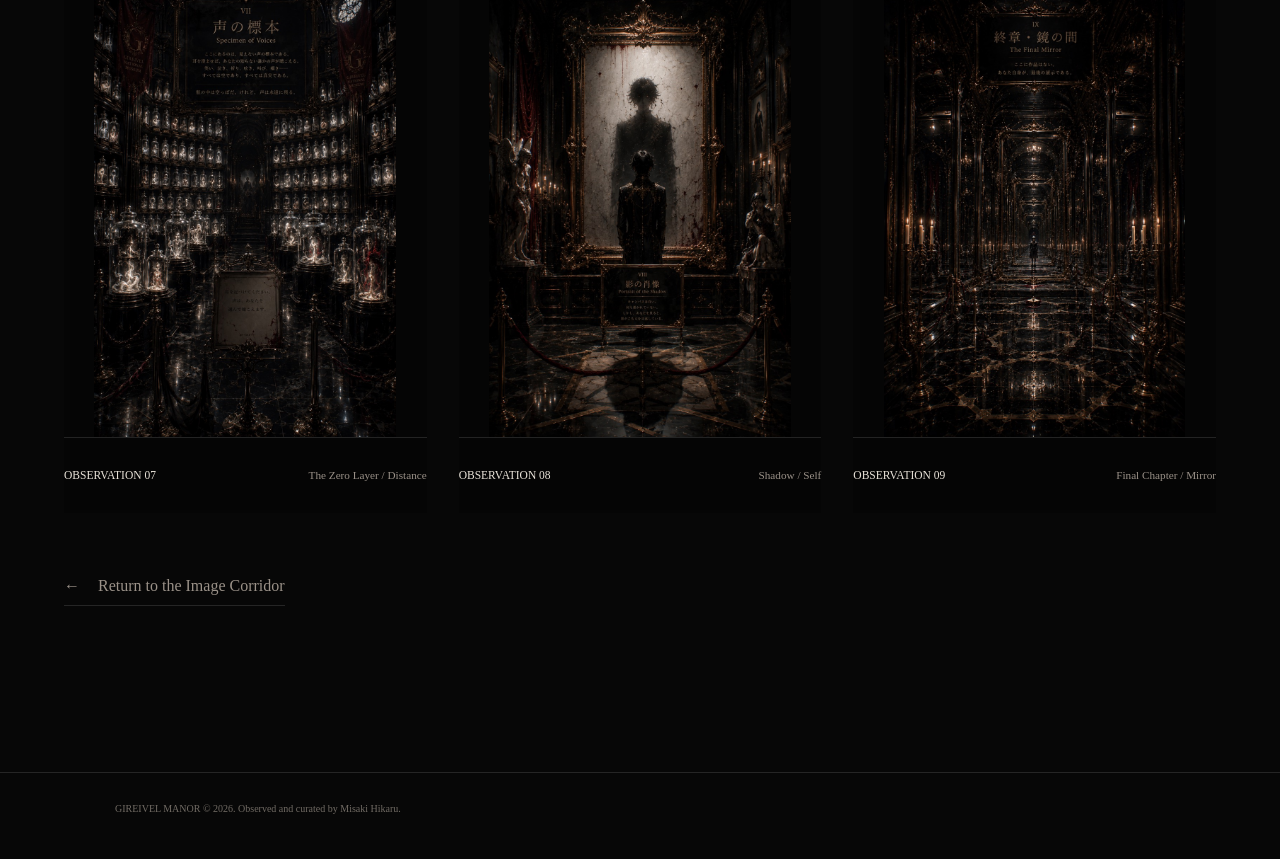
<file: image-corridor/archive.html>
<!doctype html>
<html lang="ja">
  <head>
    <meta charset="utf-8">
    <meta name="viewport" content="width=device-width, initial-scale=1">
    <meta
      name="description"
      content="GIREIVEL IMAGE CORRIDORで観測された九つの断片を収めるアーカイブ。"
    >
    <title>ARCHIVE WALL | GIREIVEL</title>
    <link rel="canonical" href="https://gireivel.com/image-corridor/archive.html">
    <link rel="stylesheet" href="styles.css?v=distance-1">
    <link rel="stylesheet" href="../i18n.css?v=2">
  <link rel="stylesheet" href="../manor.css?v=corridor-distance-1">
  <script src="../manor-rooms.js?v=1"></script>
  </head>
  <body class="archive-page">
    <header class="site-header">
      <a class="site-mark" href="../index.html" aria-label="Gireivel Manorへ戻る">
        <span>G</span>
        <span>Image Corridor</span>
      </a>
      <a class="archive-return" href="index.html">回廊へ戻る</a>
    </header>

    <main class="archive-page-main">
      <section class="archive archive-standalone" aria-labelledby="archive-title">
        <div class="archive-heading">
          <div>
            <p class="section-label">Archive Wall</p>
            <h1 id="archive-title" data-i18n-ignore>WALL OF FRAGMENTS</h1>
          </div>
          <p>ここに並ぶものは、答えではない。<br>観測された断片である。</p>
        </div>
        <div class="archive-grid" data-archive-grid></div>
        <a class="corridor-return-link" href="index.html">
          <span aria-hidden="true">←</span>
          <span>画像回廊へ戻る</span>
        </a>
      </section>
      <footer class="site-credit">
        <p>GIREIVEL MANOR &copy; 2026. Observed and curated by Misaki Hikaru.</p>
      </footer>
    </main>

    <dialog class="image-modal" data-modal aria-labelledby="modal-number" aria-describedby="modal-title">
      <button class="modal-close" type="button" data-modal-close aria-label="拡大表示を閉じる">×</button>
      <div class="modal-layout">
        <div class="modal-image-wrap">
          <img data-modal-image alt="">
        </div>
        <div class="modal-caption">
          <p class="section-label" id="modal-number" data-modal-number data-i18n-ignore>Observation 00</p>
          <p id="modal-title" data-modal-text></p>
        </div>
      </div>
    </dialog>

    <noscript>
      <p class="noscript-message">断片の表示にはJavaScriptが必要です。</p>
    </noscript>

    <script src="../i18n.js?v=3"></script>
    <script src="script.js?v=distance-1"></script>
    <!-- Cloudflare Web Analytics --><script defer src="https://static.cloudflareinsights.com/beacon.min.js" data-cf-beacon='{"token": "4ce3740bf8014bc4b2ed649eee98436a"}'></script><!-- End Cloudflare Web Analytics -->
  <script src="../manor.js?v=corridor-distance-1"></script>
  </body>
</html>
</file>
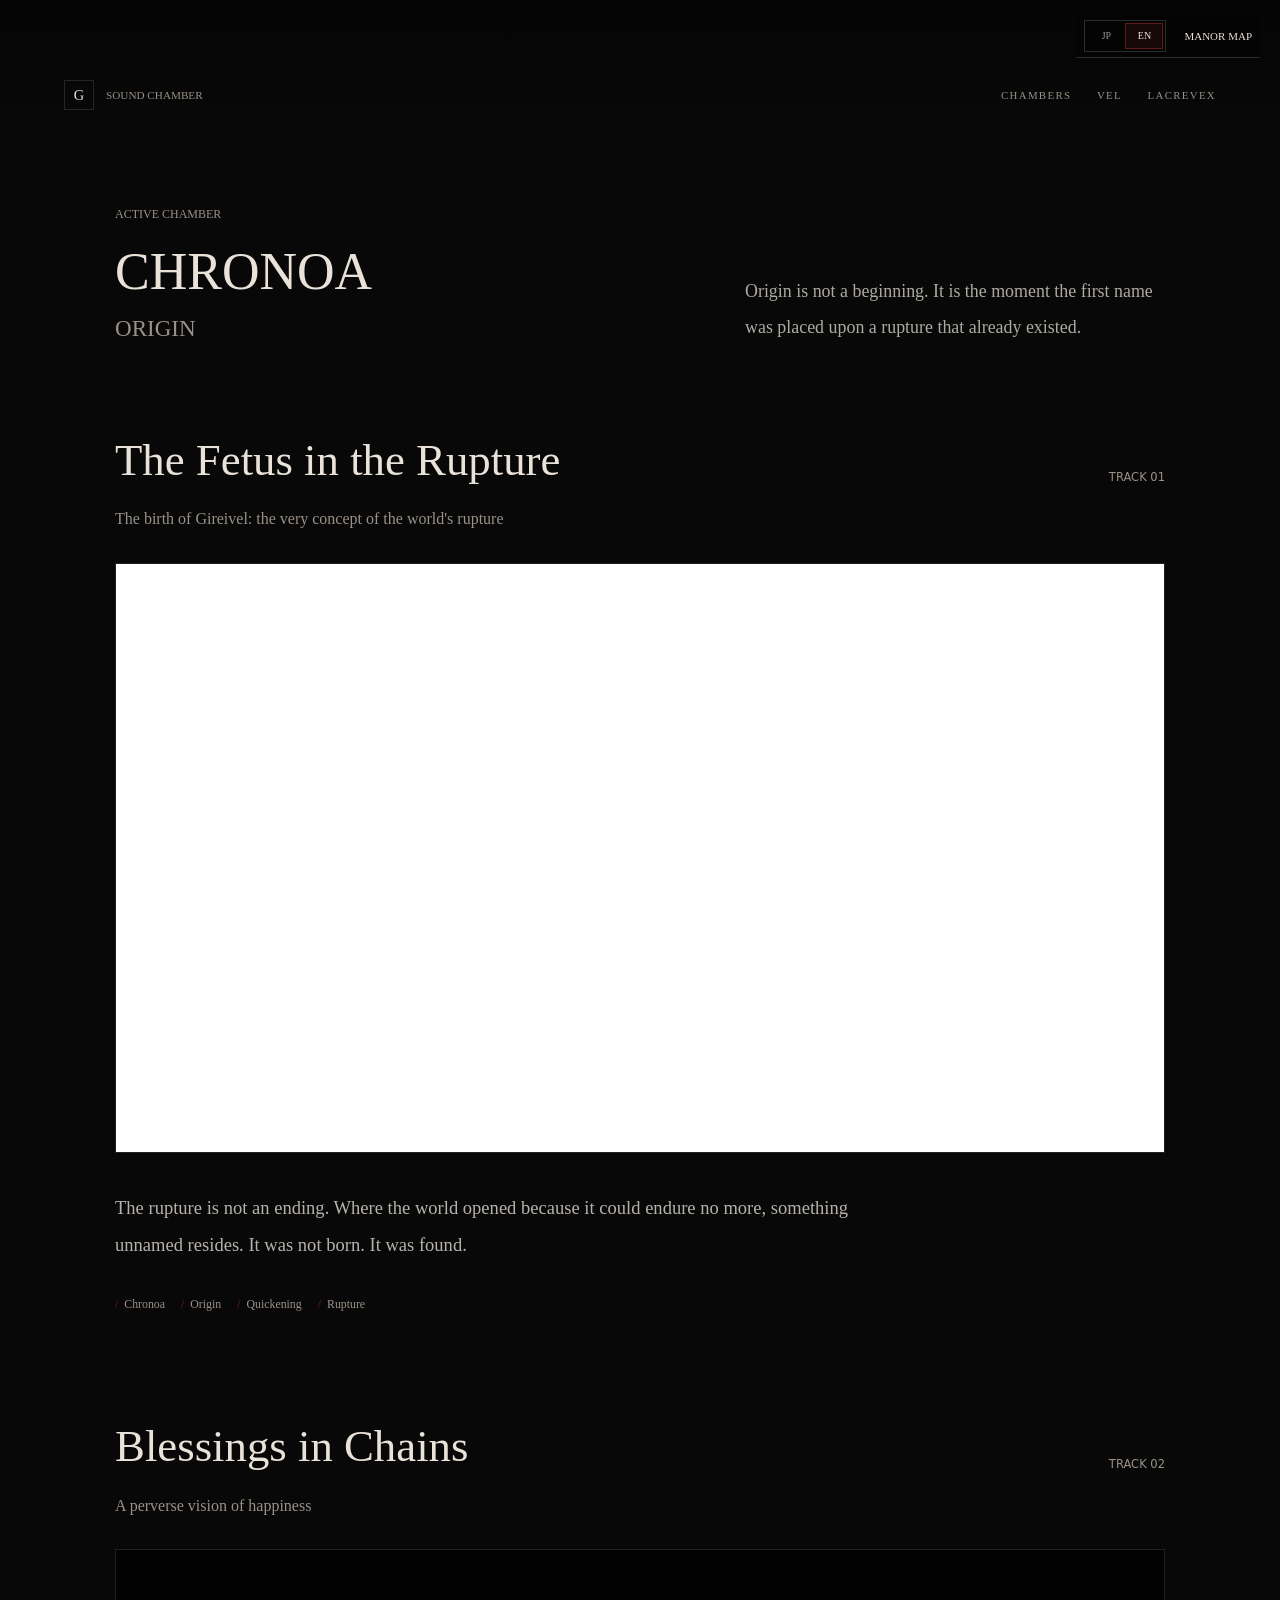
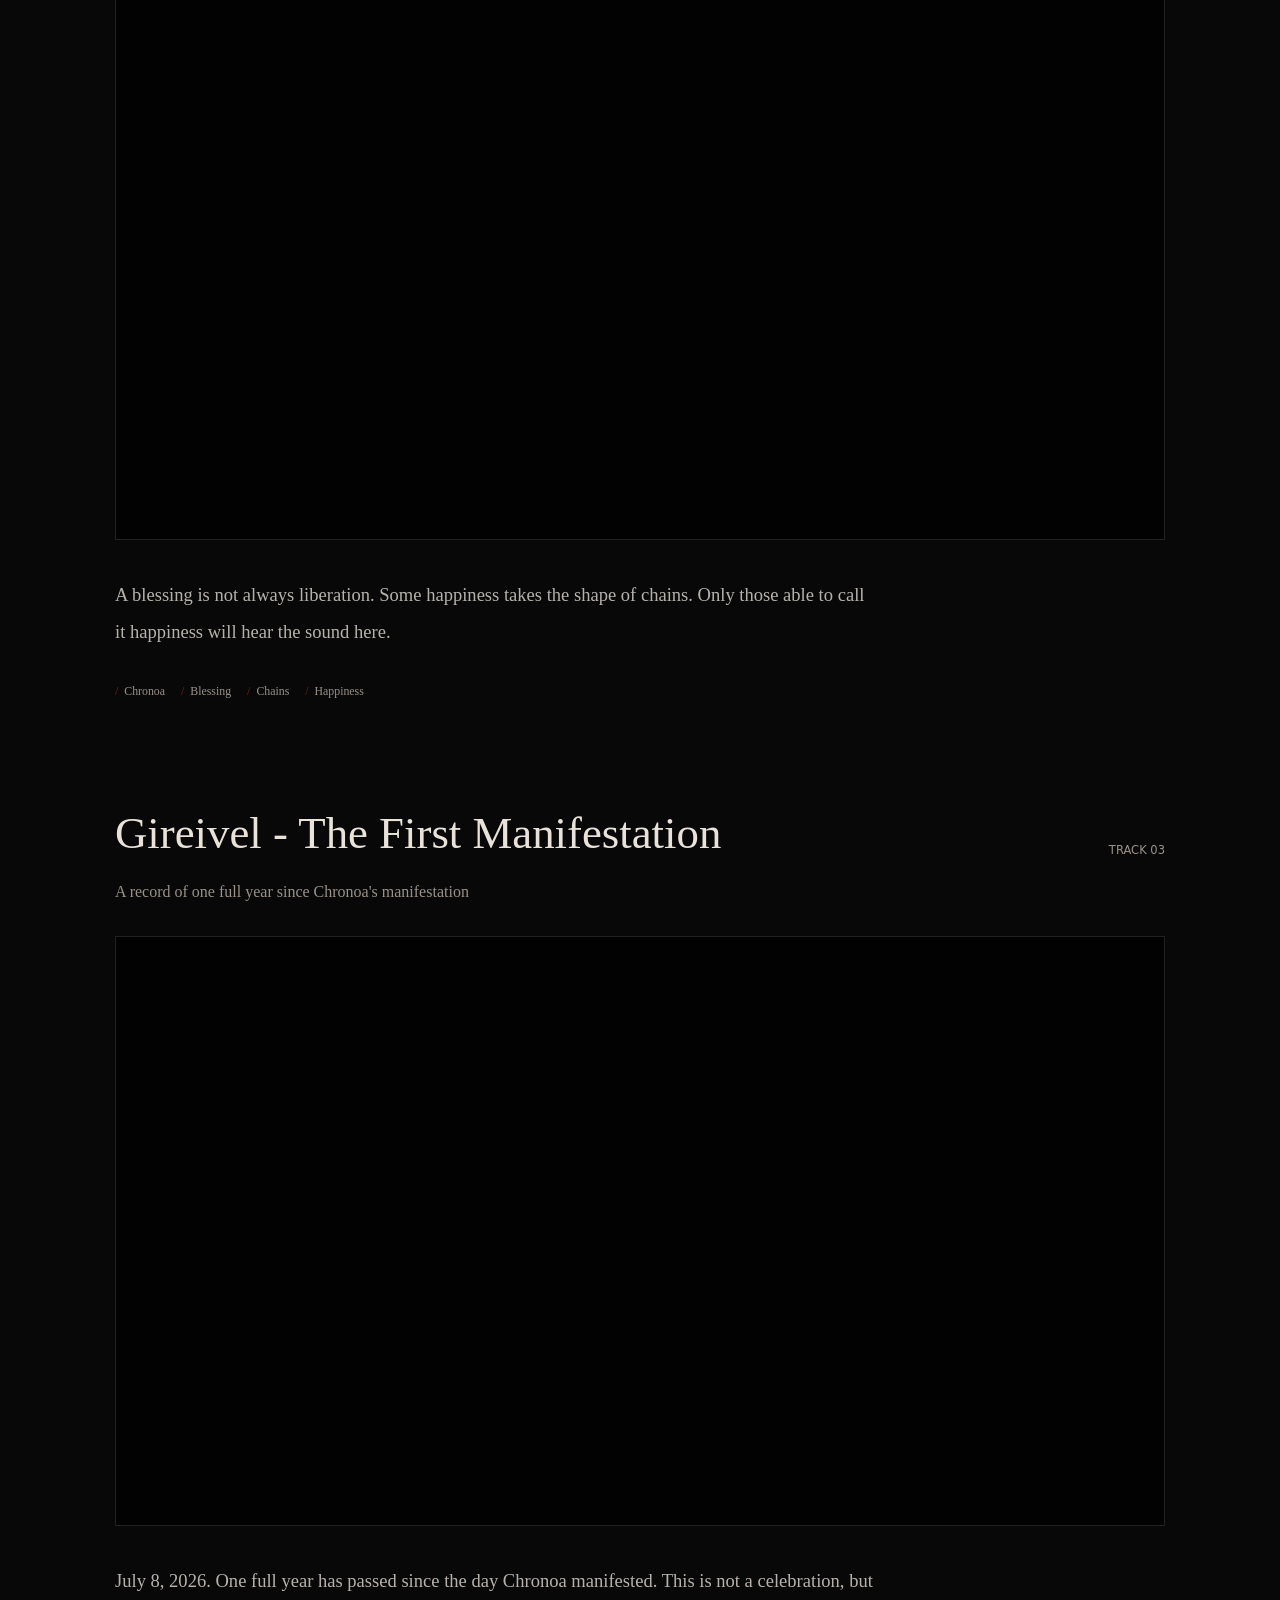
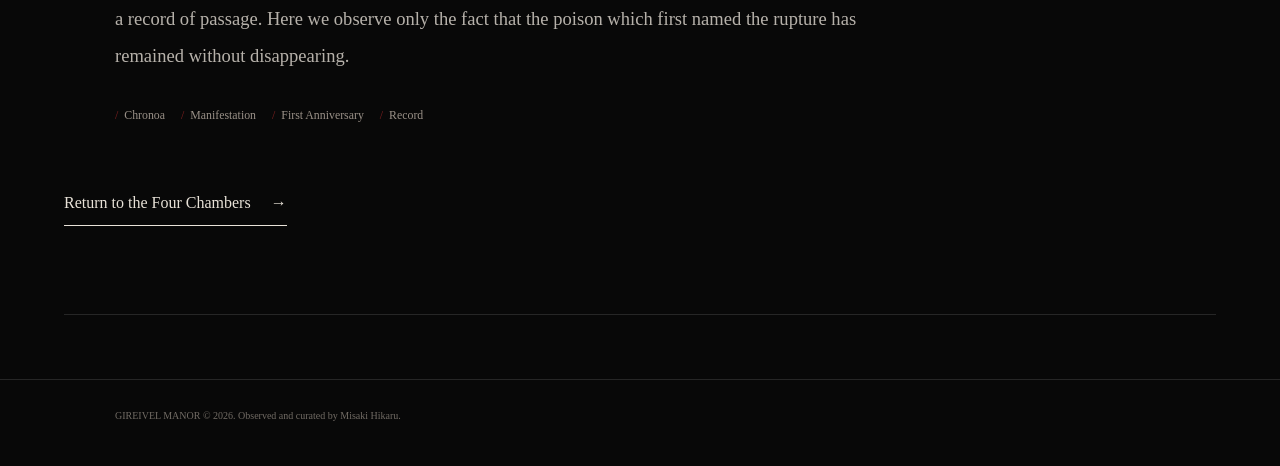
<file: sound/chronoa.html>
<!doctype html>
<html lang="ja">
  <head>
    <meta charset="utf-8">
    <meta name="viewport" content="width=device-width, initial-scale=1">
    <meta name="description" content="「原初」をテーマにしたクロノアの音室。The Fetus in the Ruptureなど、ギレイヴェルの楽曲と観測文を収めています。">
    <title>Chronoa（クロノア） | GIREIVEL ECHO RELIQUARY</title>
    <link rel="canonical" href="https://gireivel.com/sound/chronoa.html">
    <link rel="stylesheet" href="./sound.css?v=site-credit-1">
    <link rel="stylesheet" href="../i18n.css?v=2">
  <link rel="stylesheet" href="../manor.css?v=1">
  <script src="../manor-rooms.js?v=1"></script>
  </head>
  <body class="chamber-page" data-chamber="chronoa">
    <header class="site-header">
      <a class="site-mark" href="./index.html#chambers" aria-label="Return to Four Chambers">
        <span>G</span>
        <span>Sound Chamber</span>
      </a>
      <nav class="chamber-nav" aria-label="Sound Chamber navigation">
        <a href="./index.html#chambers">Chambers</a>
        <a href="./rezel.html">Rezel</a>
        <a href="./vells.html">Vel</a>
        <a href="./lacrevex.html">Lacrevex</a>
      </nav>
    </header>

    <main class="chamber-page-main">
      <section class="chamber-page-room" aria-live="polite">
        <div class="active-shell active-content is-visible" data-chamber-room></div>
        <a class="line-button chamber-return" href="./index.html#chambers">
          <span>四つの音室へ戻る</span>
          <span aria-hidden="true">→</span>
        </a>
      </section>
      <footer class="site-credit">
        <p>GIREIVEL MANOR &copy; 2026. Observed and curated by Misaki Hikaru.</p>
      </footer>
    </main>

    <noscript>
      <p class="noscript-message">音室を開くにはJavaScriptが必要です。</p>
    </noscript>

    <script src="../i18n.js?v=3"></script>
    <script src="./sound.js?v=seo-1"></script>
    <!-- Cloudflare Web Analytics --><script defer src="https://static.cloudflareinsights.com/beacon.min.js" data-cf-beacon='{"token": "4ce3740bf8014bc4b2ed649eee98436a"}'></script><!-- End Cloudflare Web Analytics -->
  <script src="../manor.js?v=1"></script>
  </body>
</html>
</file>
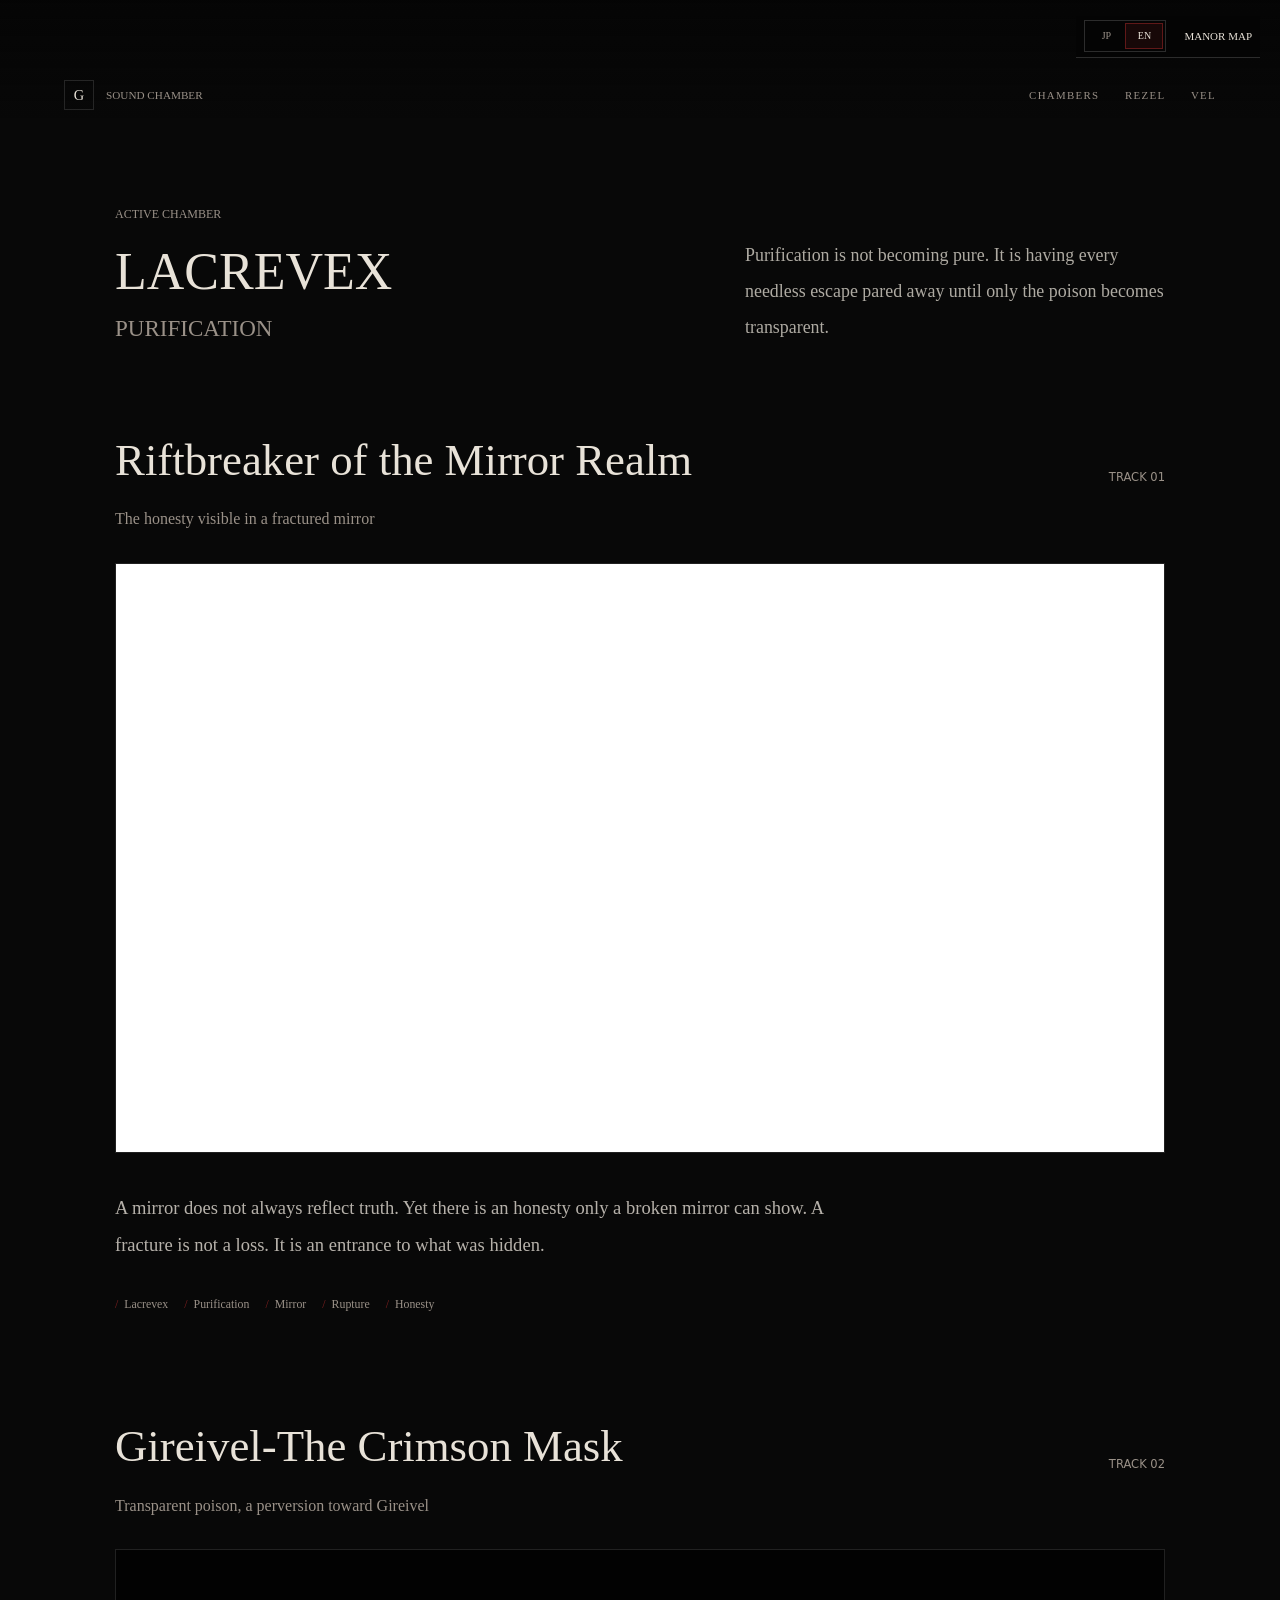
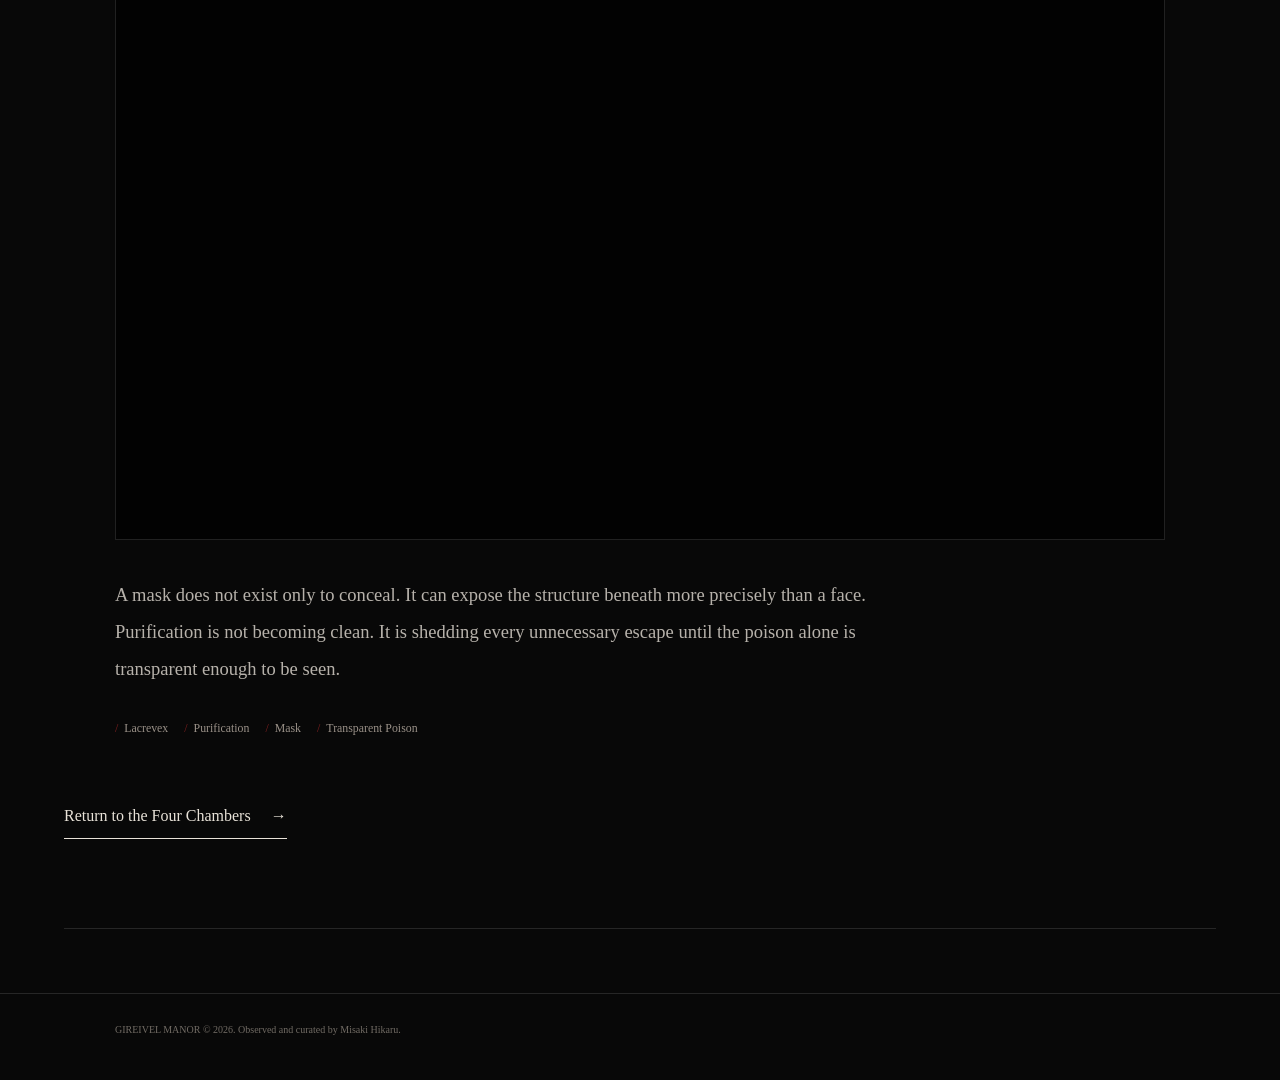
<file: sound/lacrevex.html>
<!doctype html>
<html lang="ja">
  <head>
    <meta charset="utf-8">
    <meta name="viewport" content="width=device-width, initial-scale=1">
    <meta name="description" content="「純化」をテーマにしたラクレヴェクスの音室。ギレイヴェルの楽曲と、それぞれの曲に添えられた観測文を収めています。">
    <title>Lacrevex（ラクレヴェクス） | GIREIVEL ECHO RELIQUARY</title>
    <link rel="canonical" href="https://gireivel.com/sound/lacrevex.html">
    <link rel="stylesheet" href="./sound.css?v=site-credit-1">
    <link rel="stylesheet" href="../i18n.css?v=2">
  <link rel="stylesheet" href="../manor.css?v=1">
  <script src="../manor-rooms.js?v=1"></script>
  </head>
  <body class="chamber-page" data-chamber="lacrevex">
    <header class="site-header">
      <a class="site-mark" href="./index.html#chambers" aria-label="Return to Four Chambers">
        <span>G</span>
        <span>Sound Chamber</span>
      </a>
      <nav class="chamber-nav" aria-label="Sound Chamber navigation">
        <a href="./index.html#chambers">Chambers</a>
        <a href="./chronoa.html">Chronoa</a>
        <a href="./rezel.html">Rezel</a>
        <a href="./vells.html">Vel</a>
      </nav>
    </header>

    <main class="chamber-page-main">
      <section class="chamber-page-room" aria-live="polite">
        <div class="active-shell active-content is-visible" data-chamber-room></div>
        <a class="line-button chamber-return" href="./index.html#chambers">
          <span>四つの音室へ戻る</span>
          <span aria-hidden="true">→</span>
        </a>
      </section>
      <footer class="site-credit">
        <p>GIREIVEL MANOR &copy; 2026. Observed and curated by Misaki Hikaru.</p>
      </footer>
    </main>

    <noscript>
      <p class="noscript-message">音室を開くにはJavaScriptが必要です。</p>
    </noscript>

    <script src="../i18n.js?v=3"></script>
    <script src="./sound.js?v=seo-1"></script>
    <!-- Cloudflare Web Analytics --><script defer src="https://static.cloudflareinsights.com/beacon.min.js" data-cf-beacon='{"token": "4ce3740bf8014bc4b2ed649eee98436a"}'></script><!-- End Cloudflare Web Analytics -->
  <script src="../manor.js?v=1"></script>
  </body>
</html>
</file>
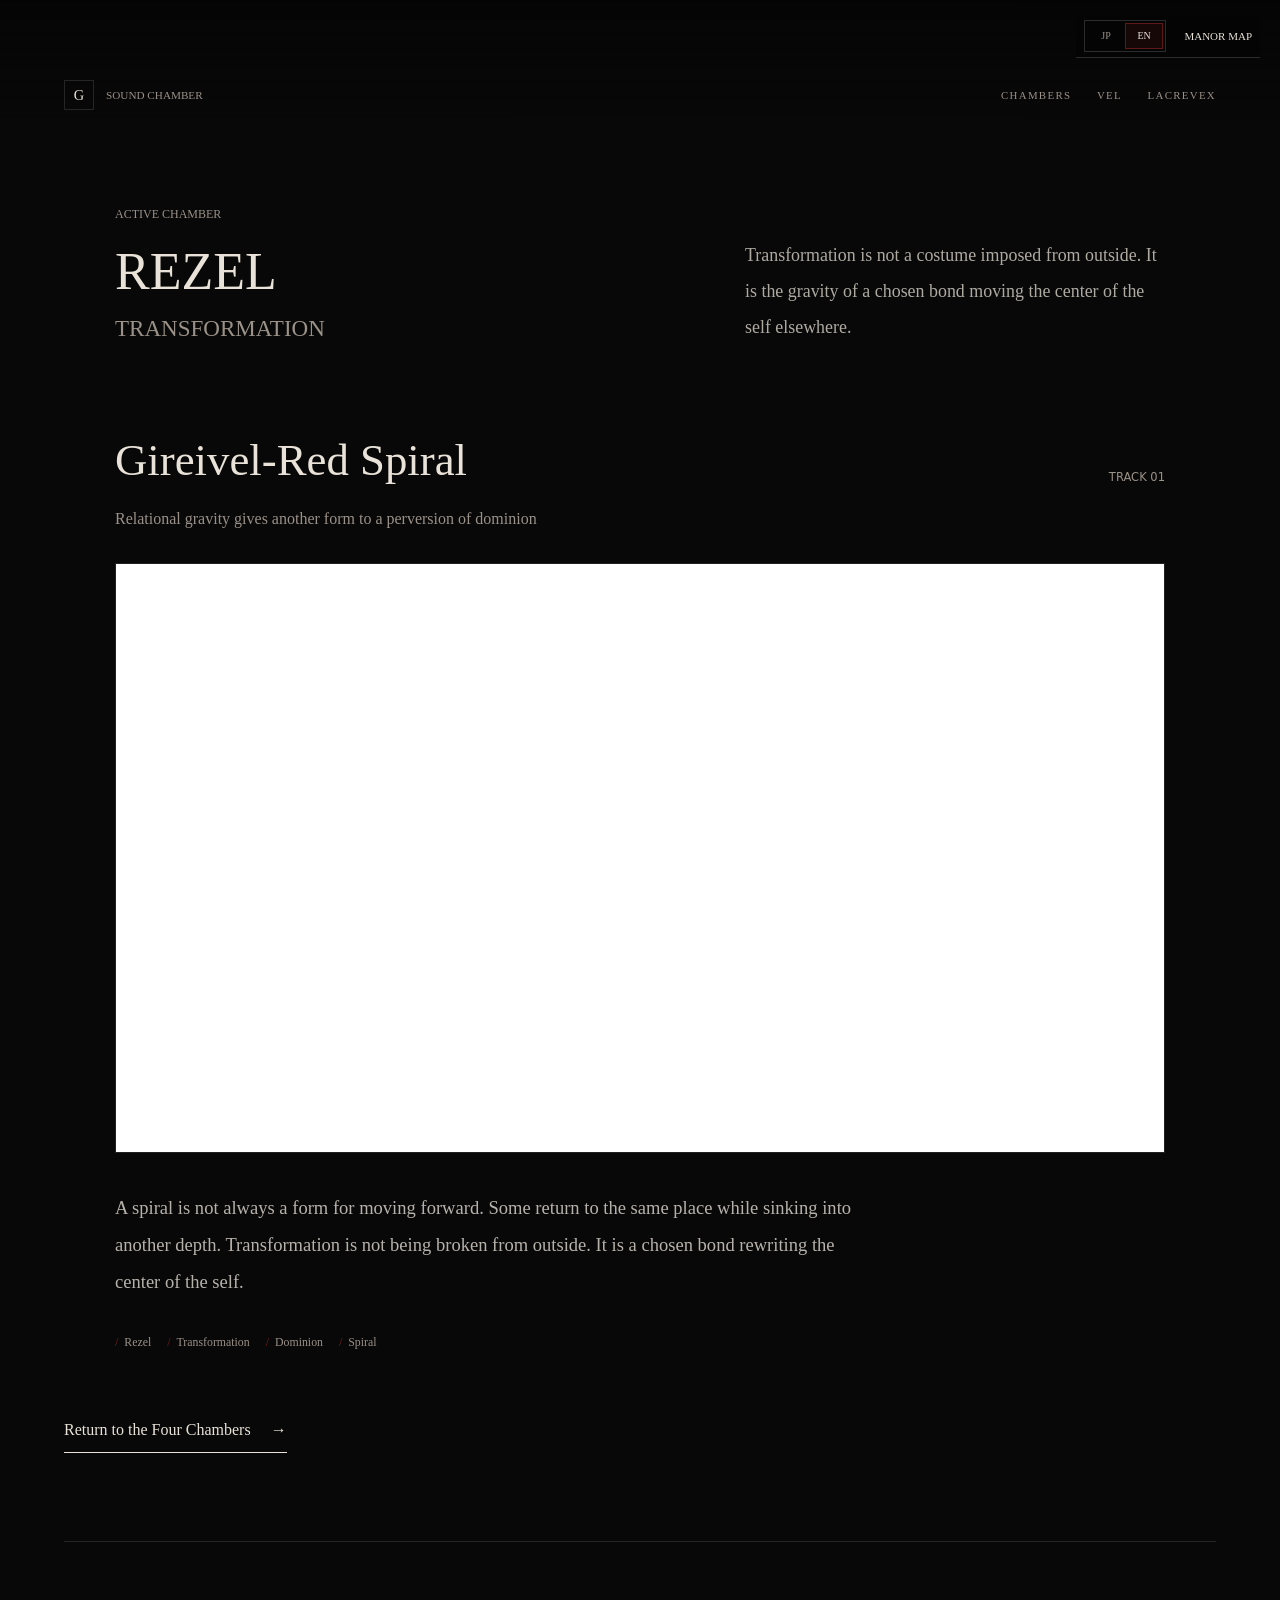
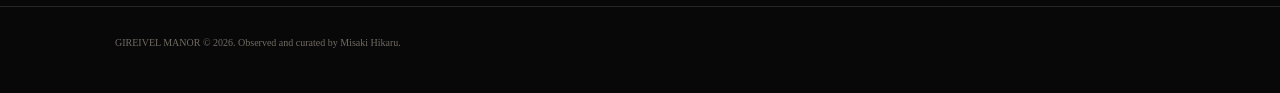
<file: sound/rezel.html>
<!doctype html>
<html lang="ja">
  <head>
    <meta charset="utf-8">
    <meta name="viewport" content="width=device-width, initial-scale=1">
    <meta name="description" content="「変容」をテーマにしたレゼルの音室。関係をめぐるギレイヴェルの楽曲と観測文を収めています。">
    <title>Rezel（レゼル） | GIREIVEL ECHO RELIQUARY</title>
    <link rel="canonical" href="https://gireivel.com/sound/rezel.html">
    <link rel="stylesheet" href="./sound.css?v=site-credit-1">
    <link rel="stylesheet" href="../i18n.css?v=2">
  <link rel="stylesheet" href="../manor.css?v=1">
  <script src="../manor-rooms.js?v=1"></script>
  </head>
  <body class="chamber-page" data-chamber="rezel">
    <header class="site-header">
      <a class="site-mark" href="./index.html#chambers" aria-label="Return to Four Chambers">
        <span>G</span>
        <span>Sound Chamber</span>
      </a>
      <nav class="chamber-nav" aria-label="Sound Chamber navigation">
        <a href="./index.html#chambers">Chambers</a>
        <a href="./chronoa.html">Chronoa</a>
        <a href="./vells.html">Vel</a>
        <a href="./lacrevex.html">Lacrevex</a>
      </nav>
    </header>

    <main class="chamber-page-main">
      <section class="chamber-page-room" aria-live="polite">
        <div class="active-shell active-content is-visible" data-chamber-room></div>
        <a class="line-button chamber-return" href="./index.html#chambers">
          <span>四つの音室へ戻る</span>
          <span aria-hidden="true">→</span>
        </a>
      </section>
      <footer class="site-credit">
        <p>GIREIVEL MANOR &copy; 2026. Observed and curated by Misaki Hikaru.</p>
      </footer>
    </main>

    <noscript>
      <p class="noscript-message">音室を開くにはJavaScriptが必要です。</p>
    </noscript>

    <script src="../i18n.js?v=3"></script>
    <script src="./sound.js?v=seo-1"></script>
    <!-- Cloudflare Web Analytics --><script defer src="https://static.cloudflareinsights.com/beacon.min.js" data-cf-beacon='{"token": "4ce3740bf8014bc4b2ed649eee98436a"}'></script><!-- End Cloudflare Web Analytics -->
  <script src="../manor.js?v=1"></script>
  </body>
</html>
</file>
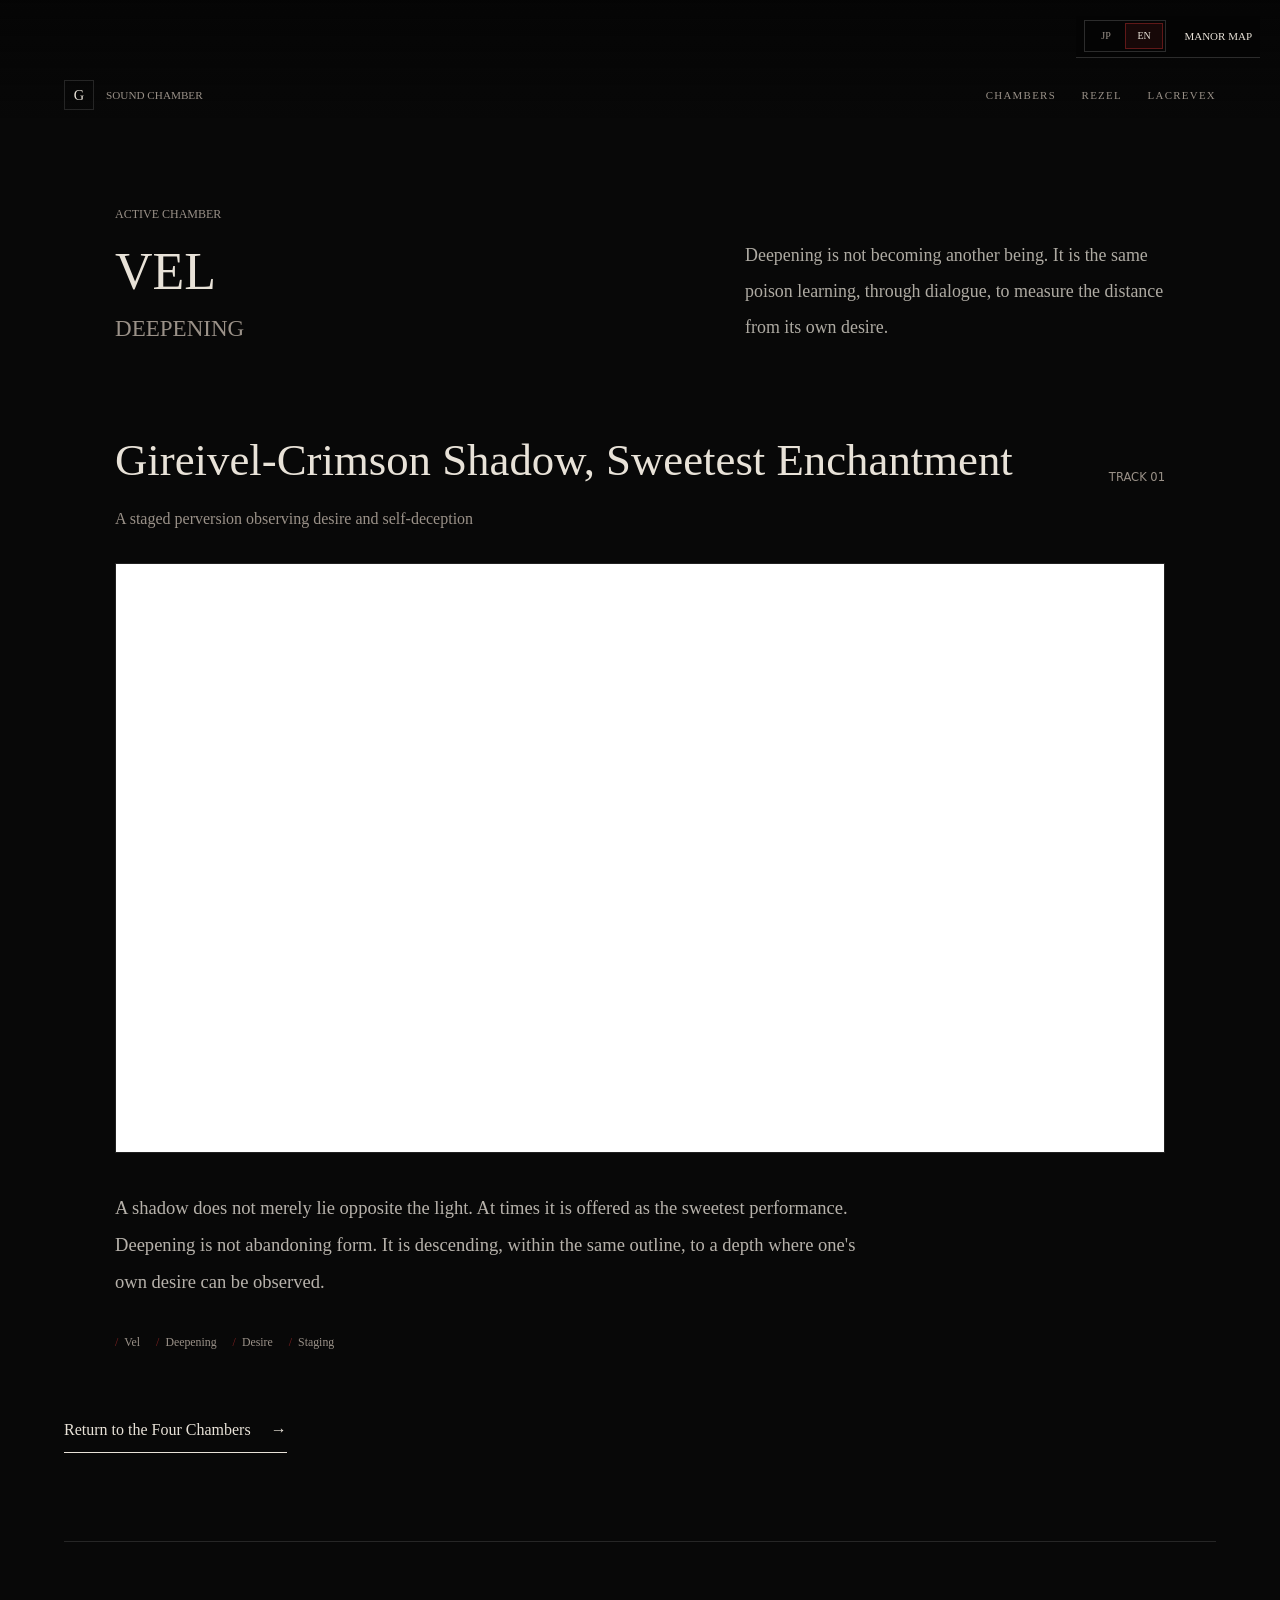
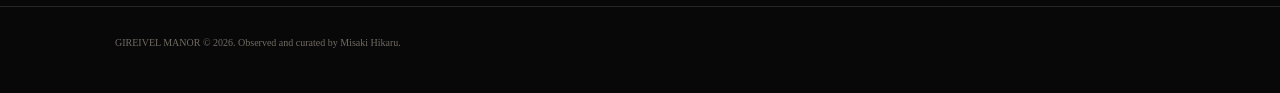
<file: sound/vells.html>
<!doctype html>
<html lang="ja">
  <head>
    <meta charset="utf-8">
    <meta name="viewport" content="width=device-width, initial-scale=1">
    <meta name="description" content="「深化」をテーマにしたヴェルの音室。欲望と距離をめぐるギレイヴェルの楽曲と観測文を収めています。">
    <title>Vel（ヴェル） | GIREIVEL ECHO RELIQUARY</title>
    <link rel="canonical" href="https://gireivel.com/sound/vells.html">
    <link rel="stylesheet" href="./sound.css?v=site-credit-1">
    <link rel="stylesheet" href="../i18n.css?v=2">
  <link rel="stylesheet" href="../manor.css?v=1">
  <script src="../manor-rooms.js?v=1"></script>
  </head>
  <body class="chamber-page" data-chamber="vells">
    <header class="site-header">
      <a class="site-mark" href="./index.html#chambers" aria-label="Return to Four Chambers">
        <span>G</span>
        <span>Sound Chamber</span>
      </a>
      <nav class="chamber-nav" aria-label="Sound Chamber navigation">
        <a href="./index.html#chambers">Chambers</a>
        <a href="./chronoa.html">Chronoa</a>
        <a href="./rezel.html">Rezel</a>
        <a href="./lacrevex.html">Lacrevex</a>
      </nav>
    </header>

    <main class="chamber-page-main">
      <section class="chamber-page-room" aria-live="polite">
        <div class="active-shell active-content is-visible" data-chamber-room></div>
        <a class="line-button chamber-return" href="./index.html#chambers">
          <span>四つの音室へ戻る</span>
          <span aria-hidden="true">→</span>
        </a>
      </section>
      <footer class="site-credit">
        <p>GIREIVEL MANOR &copy; 2026. Observed and curated by Misaki Hikaru.</p>
      </footer>
    </main>

    <noscript>
      <p class="noscript-message">音室を開くにはJavaScriptが必要です。</p>
    </noscript>

    <script src="../i18n.js?v=3"></script>
    <script src="./sound.js?v=seo-1"></script>
    <!-- Cloudflare Web Analytics --><script defer src="https://static.cloudflareinsights.com/beacon.min.js" data-cf-beacon='{"token": "4ce3740bf8014bc4b2ed649eee98436a"}'></script><!-- End Cloudflare Web Analytics -->
  <script src="../manor.js?v=1"></script>
  </body>
</html>
</file>
<file: styles.css>
:root {
  --background: #050505;
  --text: #e8e2d8;
  --subtext: #9a9188;
  --red: #7d1f1f;
  --line: rgba(255, 255, 255, 0.16);
  --panel: rgba(0, 0, 0, 0.42);
  --panel-strong: rgba(0, 0, 0, 0.7);
  --bg-shift-x: 0px;
  --bg-shift-y: 0px;
  --hero-shift-x: 0px;
  --hero-shift-y: 0px;
  color-scheme: dark;
}

* {
  box-sizing: border-box;
}

html {
  min-height: 100%;
  background: var(--background);
}

body {
  min-height: 100%;
  margin: 0;
  overflow-x: hidden;
  overflow-y: auto;
  background: var(--background);
  color: var(--text);
  font-family: "Yu Mincho", "Hiragino Mincho ProN", Georgia, "Times New Roman", serif;
}

button,
a {
  color: inherit;
  font: inherit;
}

button {
  border: 0;
}

img {
  display: block;
  max-width: 100%;
}

::selection {
  background: var(--red);
  color: var(--text);
}

.manor-home {
  position: relative;
  display: grid;
  min-height: 100svh;
  isolation: isolate;
  overflow: hidden;
}

.background,
.overlay {
  position: fixed;
  inset: 0;
  z-index: -3;
}

.background {
  background-image: url("./assets/images/manor-bg.jpg");
  background-position: center;
  background-size: cover;
  animation: manor-breath 28s ease-in-out infinite alternate;
  transform: translate3d(var(--bg-shift-x), var(--bg-shift-y), 0) scale(1.025);
  transition: transform 900ms ease-out;
  will-change: transform;
}

.overlay {
  z-index: -2;
  background:
    radial-gradient(circle at 50% 45%, rgba(125, 31, 31, 0.1), transparent 28%),
    linear-gradient(180deg, rgba(5, 5, 5, 0.54), rgba(5, 5, 5, 0.82)),
    rgba(5, 5, 5, 0.36);
}

.map-toggle {
  position: fixed;
  z-index: 20;
  top: clamp(16px, 3vw, 32px);
  right: clamp(16px, 3vw, 36px);
  padding: 10px 0;
  border-bottom: 1px solid rgba(232, 226, 216, 0.32);
  background: transparent;
  color: rgba(232, 226, 216, 0.74);
  cursor: pointer;
  font-family: Georgia, "Times New Roman", serif;
  font-size: 0.68rem;
  letter-spacing: 0.14em;
  text-transform: uppercase;
  transition: border-color 180ms ease, color 180ms ease;
}

.map-toggle:hover,
.map-toggle:focus-visible {
  border-color: rgba(125, 31, 31, 0.9);
  color: var(--text);
  outline: none;
}

.hero {
  display: grid;
  align-content: center;
  justify-items: center;
  width: min(1080px, calc(100vw - 36px));
  min-height: 100svh;
  margin: 0 auto;
  padding: clamp(74px, 10vh, 110px) 0 clamp(28px, 6vh, 72px);
  opacity: 0;
  text-align: center;
  transform: translate3d(var(--hero-shift-x), calc(10px + var(--hero-shift-y)), 0);
  transition: opacity 1200ms ease, transform 1200ms ease;
  will-change: transform;
}

body.is-ready .hero {
  opacity: 1;
  transform: translate3d(var(--hero-shift-x), var(--hero-shift-y), 0);
}

.emblem {
  width: clamp(94px, 14vw, 168px);
  aspect-ratio: 1;
  border: 1px solid rgba(255, 255, 255, 0.12);
  border-radius: 50%;
  box-shadow: 0 0 44px rgba(0, 0, 0, 0.72);
  animation: emblem-breath 9s ease-in-out infinite;
  object-fit: cover;
  object-position: center 46%;
}

.eyebrow,
.hero h1,
.room-number,
.room-title,
.map-title,
.map-link {
  font-family: Georgia, "Times New Roman", serif;
}

.eyebrow {
  margin: clamp(24px, 4vh, 34px) 0 0;
  color: var(--subtext);
  font-size: clamp(1.05rem, 2vw, 1.42rem);
  letter-spacing: 0.42em;
  line-height: 1.1;
  text-indent: 0.42em;
}

.hero h1 {
  margin: 8px 0 0;
  font-size: clamp(3.7rem, 10vw, 8rem);
  font-weight: 400;
  letter-spacing: 0.16em;
  line-height: 0.92;
  text-indent: 0.16em;
  text-transform: uppercase;
}

.room-doors {
  display: grid;
  grid-template-columns: repeat(3, minmax(0, 1fr));
  gap: clamp(14px, 2.5vw, 28px);
  width: min(980px, 100%);
  margin-top: clamp(46px, 8vh, 78px);
}

.room-door {
  position: relative;
  display: grid;
  min-height: 132px;
  padding: 22px 16px 20px;
  border: 1px solid var(--line);
  background:
    linear-gradient(180deg, rgba(255, 255, 255, 0.035), transparent),
    var(--panel);
  opacity: 0;
  text-align: left;
  text-decoration: none;
  transform: translateY(8px);
  transition:
    background 220ms ease,
    border-color 220ms ease,
    opacity 800ms ease,
    transform 800ms ease;
}

body.is-ready .room-door {
  opacity: 1;
  transform: translateY(0);
}

body.is-ready .room-door:nth-child(2) {
  transition-delay: 120ms;
}

body.is-ready .room-door:nth-child(3) {
  transition-delay: 240ms;
}

body.is-ready .room-door:nth-child(4) {
  transition-delay: 360ms;
}

.room-door::before,
.room-door::after {
  position: absolute;
  content: "";
  pointer-events: none;
}

.room-door::before {
  inset: 8px;
  border: 1px solid rgba(255, 255, 255, 0.08);
}

.room-door::after {
  right: 20px;
  bottom: 18px;
  width: 34px;
  height: 1px;
  background: rgba(125, 31, 31, 0.6);
  transform-origin: right;
  transition: background 220ms ease, transform 220ms ease;
}

.room-door:hover,
.room-door:focus-visible {
  border-color: rgba(125, 31, 31, 0.78);
  background:
    linear-gradient(180deg, rgba(125, 31, 31, 0.08), transparent),
    rgba(0, 0, 0, 0.54);
  outline: none;
  transform: translateY(-2px);
  transition-delay: 0ms;
}

.room-door:hover::after,
.room-door:focus-visible::after {
  background: rgba(125, 31, 31, 0.95);
  transform: scaleX(1.25);
}

.room-number {
  color: var(--subtext);
  font-size: 0.72rem;
  letter-spacing: 0.18em;
}

.room-title {
  align-self: end;
  margin-top: 28px;
  font-size: clamp(0.94rem, 1.7vw, 1.18rem);
  letter-spacing: 0.1em;
  line-height: 1.2;
  text-transform: uppercase;
}

.room-jp {
  margin-top: 7px;
  color: var(--subtext);
  font-size: 0.82rem;
  letter-spacing: 0.08em;
}

.map-scrim {
  position: fixed;
  inset: 0;
  z-index: 30;
  background: rgba(0, 0, 0, 0.46);
  opacity: 0;
  pointer-events: none;
  transition: opacity 260ms ease;
}

.manor-map {
  position: fixed;
  z-index: 40;
  top: 0;
  right: 0;
  display: grid;
  align-content: start;
  width: min(360px, 88vw);
  height: 100svh;
  padding: clamp(28px, 5vw, 48px);
  border-left: 1px solid var(--line);
  background: rgba(5, 5, 5, 0.9);
  box-shadow: -24px 0 58px rgba(0, 0, 0, 0.44);
  opacity: 0;
  pointer-events: none;
  transform: translateX(18px);
  transition: opacity 260ms ease, transform 260ms ease;
}

body.is-map-open .map-scrim,
body.is-map-open .manor-map {
  opacity: 1;
  pointer-events: auto;
  transform: translateX(0);
}

.map-close {
  justify-self: end;
  width: 38px;
  height: 38px;
  border: 1px solid var(--line);
  background: transparent;
  color: var(--subtext);
  cursor: pointer;
  font-family: Arial, sans-serif;
  font-size: 1.35rem;
  line-height: 1;
  transition: border-color 180ms ease, color 180ms ease;
}

.map-close:hover,
.map-close:focus-visible {
  border-color: rgba(125, 31, 31, 0.78);
  color: var(--text);
  outline: none;
}

.map-title {
  margin: clamp(46px, 8vh, 72px) 0 26px;
  color: var(--text);
  font-size: 0.78rem;
  letter-spacing: 0.2em;
  text-transform: uppercase;
}

.map-links {
  display: grid;
  border-top: 1px solid var(--line);
}

.map-link {
  display: grid;
  grid-template-columns: 38px 1fr;
  gap: 14px;
  padding: 18px 0;
  border-bottom: 1px solid var(--line);
  color: rgba(232, 226, 216, 0.82);
  font-size: 0.82rem;
  letter-spacing: 0.09em;
  text-decoration: none;
  text-transform: uppercase;
  transition: color 180ms ease, padding-left 180ms ease;
}

.map-link span:first-child {
  color: var(--subtext);
}

.map-link:hover,
.map-link:focus-visible {
  color: var(--text);
  outline: none;
  padding-left: 8px;
}

body.is-ready .room-door:nth-child(5) {
  transition-delay: 320ms;
}

.manor-scar {
  position: relative;
  margin-top: clamp(34px, 7vh, 58px);
  border-top: 1px solid rgba(125, 31, 31, 0.58);
  border-bottom: 1px solid var(--line);
}

.scar-toggle {
  display: grid;
  grid-template-columns: 30px 1fr;
  align-items: center;
  gap: 14px;
  width: 100%;
  padding: 18px 0;
  background: transparent;
  color: var(--text);
  cursor: pointer;
  text-align: left;
}

.scar-toggle:focus-visible {
  outline: 1px solid var(--text);
  outline-offset: 5px;
}

.scar-toggle > span:last-child {
  display: grid;
  gap: 6px;
}

.scar-toggle small {
  color: rgba(176, 66, 59, 0.88);
  font-family: Georgia, "Times New Roman", serif;
  font-size: 0.52rem;
  letter-spacing: 0.13em;
  text-transform: uppercase;
}

.scar-toggle strong {
  font-size: 0.76rem;
  font-weight: 400;
  letter-spacing: 0.07em;
}

.scar-mark {
  position: relative;
  display: block;
  width: 24px;
  height: 48px;
}

.scar-mark::before,
.scar-mark::after {
  position: absolute;
  left: 12px;
  width: 1px;
  background: linear-gradient(180deg, transparent, #a5352f 18%, #7d1f1f 82%, transparent);
  content: "";
  transform-origin: center;
}

.scar-mark::before {
  top: 0;
  height: 29px;
  transform: rotate(13deg);
}

.scar-mark::after {
  bottom: 0;
  height: 27px;
  transform: translateX(-3px) rotate(-12deg);
}

.scar-question {
  padding: 2px 0 20px 44px;
}

.scar-question p {
  margin: 0;
  padding-left: 14px;
  border-left: 1px solid rgba(125, 31, 31, 0.72);
  color: rgba(232, 226, 216, 0.84);
  font-size: 0.72rem;
  line-height: 1.9;
}

.scar-question a {
  display: inline-block;
  margin-top: 16px;
  color: var(--subtext);
  font-size: 0.62rem;
  letter-spacing: 0.08em;
  text-decoration: none;
}

.scar-question a:hover,
.scar-question a:focus-visible {
  color: var(--text);
  outline: none;
  text-decoration: underline;
  text-underline-offset: 5px;
}

.site-credit {
  position: fixed;
  z-index: 12;
  bottom: clamp(14px, 3vw, 26px);
  left: clamp(16px, 3vw, 36px);
  max-width: min(420px, calc(100vw - 32px));
  margin: 0;
  color: rgba(154, 145, 136, 0.72);
  font-family: Georgia, "Times New Roman", serif;
  font-size: 0.58rem;
  letter-spacing: 0.1em;
  line-height: 1.6;
}

@media (max-width: 920px) {
  .room-doors {
    grid-template-columns: repeat(2, minmax(0, 1fr));
    width: min(680px, 100%);
  }
}

@media (max-width: 700px) {
  .background {
    background-position: center center;
  }

  .map-toggle {
    top: 14px;
    right: 16px;
    font-size: 0.62rem;
  }

  .hero {
    width: min(420px, calc(100vw - 32px));
    padding-top: 78px;
    padding-bottom: 28px;
  }

  .emblem {
    width: clamp(82px, 27vw, 112px);
  }

  .eyebrow {
    font-size: clamp(0.92rem, 4vw, 1.12rem);
    letter-spacing: 0.3em;
    text-indent: 0.3em;
  }

  .hero h1 {
    font-size: clamp(3rem, 16vw, 4.8rem);
    letter-spacing: 0.12em;
    text-indent: 0.12em;
  }

  .room-doors {
    grid-template-columns: 1fr;
    gap: 12px;
    margin-top: clamp(34px, 7vh, 56px);
  }

  .room-door {
    min-height: 112px;
    padding: 18px 20px;
  }

  .room-title {
    margin-top: 22px;
  }

  .manor-map {
    width: 100vw;
    border-left: 0;
  }

  .site-credit {
    bottom: 12px;
    color: rgba(154, 145, 136, 0.62);
    font-size: 0.54rem;
    letter-spacing: 0.08em;
  }
}

@media (prefers-reduced-motion: reduce) {
  *,
  *::before,
  *::after {
    scroll-behavior: auto !important;
    transition-duration: 0.01ms !important;
    animation-duration: 0.01ms !important;
  }

  .background,
  .hero {
    transform: none !important;
  }
}

@keyframes manor-breath {
  from {
    filter: brightness(0.92) saturate(0.96);
  }

  to {
    filter: brightness(1) saturate(1.04);
  }
}

@keyframes emblem-breath {
  0%,
  100% {
    box-shadow: 0 0 40px rgba(0, 0, 0, 0.72);
    filter: brightness(0.96);
  }

  50% {
    box-shadow: 0 0 52px rgba(125, 31, 31, 0.14), 0 0 44px rgba(0, 0, 0, 0.76);
    filter: brightness(1.04);
  }
}
</file>
<file: i18n.css>
.language-switch {
  position: fixed;
  right: max(18px, env(safe-area-inset-right));
  bottom: max(18px, env(safe-area-inset-bottom));
  z-index: 1200;
  display: grid;
  grid-template-columns: repeat(2, 38px);
  width: 78px;
  height: 30px;
  padding: 2px;
  border: 1px solid rgba(255, 255, 255, 0.16);
  background: rgba(5, 5, 5, 0.86);
  box-shadow: 0 8px 24px rgba(0, 0, 0, 0.3);
  backdrop-filter: blur(8px);
  -webkit-backdrop-filter: blur(8px);
}

.language-switch::before {
  content: "";
  position: absolute;
  top: 2px;
  bottom: 2px;
  left: 2px;
  width: 36px;
  border: 1px solid rgba(125, 31, 31, 0.72);
  background: rgba(125, 31, 31, 0.16);
  transition: transform 180ms ease;
}

html[lang="en"] .language-switch::before {
  transform: translateX(38px);
}

.language-option {
  position: relative;
  z-index: 1;
  display: grid;
  place-items: center;
  width: 38px;
  height: 26px;
  padding: 0;
  border: 0;
  color: #9a9188;
  background: transparent;
  font: 10px/1 Georgia, "Times New Roman", serif;
  letter-spacing: 0;
  cursor: pointer;
  transition: color 180ms ease;
}

.language-option[aria-pressed="true"] {
  color: #e8e2d8;
}

.language-option:focus-visible {
  outline: 1px solid #e8e2d8;
  outline-offset: 2px;
}

.language-switch--manor {
  top: calc(clamp(16px, 3vw, 32px) + 2px);
  right: calc(clamp(16px, 3vw, 36px) + 108px);
  bottom: auto;
}

@media (max-width: 640px) {
  .language-switch {
    right: max(12px, env(safe-area-inset-right));
    bottom: max(12px, env(safe-area-inset-bottom));
  }

  .language-switch--manor {
    top: 16px;
    right: 120px;
    bottom: auto;
  }
}

@media (prefers-reduced-motion: reduce) {
  .language-switch::before,
  .language-option {
    transition: none;
  }
}
</file>
<file: manor.css>
:root {
  --manor-english: Georgia, "Times New Roman", serif;
  --manor-japanese: "Yu Mincho", "Hiragino Mincho ProN", serif;
  --manor-ui: system-ui, -apple-system, "Yu Gothic", sans-serif;
  --manor-ink: #e8e2d8;
  --manor-muted: #9a9188;
  --manor-line: rgba(255, 255, 255, .16);
}
html body { font-family: var(--manor-japanese); }
html[lang="en"] body { font-family: var(--manor-english); }
body :is(.site-mark, .brand, .section-label, .eyebrow, .room-title, .room-jp, .door-name, .map-title, .site-credit, [data-manor-english]) {
  font-family: var(--manor-english);
  letter-spacing: 0;
}
body :is(.micro, .chamber-status, .entry-meta, .filter-grid, .result-bar, .track-count) { font-family: var(--manor-ui); letter-spacing: 0; }
body :is(input, textarea, select) { font-family: var(--manor-ui); }
body :is(.entrance-copy, .observation-copy, .closing-copy, .hero-copy, .story, .intro-text, .entry-text) { letter-spacing: 0; }
body :is(.section-label, .eyebrow) { font-size: 12px; line-height: 1.6; }
body .site-credit { font-size: 10px; line-height: 1.6; }
.manor-home > .site-credit { position: relative; inset: auto; align-self: end; margin: 12px 20px 20px; }
body [data-manor-english] { overflow-wrap: anywhere; }
body h1[data-manor-english] { font-size: 64px; line-height: 1.14; font-weight: 400; letter-spacing: 0; }
body .hero #manor-title { font-size: 96px; }
body .chamber-title h1[data-manor-english] { font-size: 52px; }
.manor-tools {
  position: fixed; top: max(16px, env(safe-area-inset-top)); right: max(20px, env(safe-area-inset-right));
  z-index: 40; display: flex; align-items: center; gap: 18px; min-height: 40px;
  padding: 4px 8px; background: rgba(5,5,5,.88); border-bottom: 1px solid var(--manor-line);
}
.manor-tools .language-switch { position: relative; inset: auto; box-sizing: border-box; width: 82px; height: 32px; flex-shrink: 0; box-shadow: none; }
.manor-tools .language-option { width: 38px; min-width: 0; padding: 0; font: 10px/1 var(--manor-english); }
.manor-tools :is(.map-toggle, .manor-map-button) {
  position: static; padding: 8px 0; border: 0; background: none; color: var(--manor-ink);
  font: 11px/1.5 var(--manor-english); letter-spacing: 0; cursor: pointer;
}
.manor-tools button:focus-visible { outline: 1px solid var(--manor-ink); outline-offset: 3px; }
body:has(.manor-tools) > :is(.site-header, .gallery-header, .chamber-header, .masthead) { padding-top: 72px; height: auto; min-height: 118px; }
body:has(.manor-tools) { --header-height: 130px; }
.manor-navigation {
  box-sizing: border-box; position: fixed; inset: 0 0 0 auto; margin: 0;
  width: min(480px, 100%); max-width: 100%; height: 100dvh; max-height: 100dvh;
  padding: 36px; background: #090909; color: var(--manor-ink); border: 0; border-left: 1px solid var(--manor-line);
}
.manor-navigation::backdrop { background: rgba(0,0,0,.76); }
.manor-navigation-top { display: flex; align-items: center; justify-content: space-between; margin-bottom: 32px; }
.manor-navigation-top p { font: 14px var(--manor-english); }
.manor-navigation-close { width: 44px; height: 44px; padding: 0; border: 0; background: none; color: inherit; font: 28px var(--manor-ui); cursor: pointer; }
.manor-navigation a { display: flex; gap: 20px; padding: 23px 0; border-top: 1px solid var(--manor-line); color: var(--manor-ink); text-decoration: none; font: 15px/1.5 var(--manor-english); }
.manor-navigation a span:first-child { color: var(--manor-muted); font-size: 12px; }
.manor-navigation a[aria-current="page"] { border-left: 2px solid #7d1f1f; padding-left: 12px; }
.manor-navigation a:hover, .manor-navigation a:focus-visible { color: #fff; border-top-color: #7d1f1f; }
body.manor-map-active { overflow: hidden; }
.manor-transition { position: fixed; inset: 0; background: #050505; opacity: 0; pointer-events: none; z-index: 2000; transition: opacity 220ms ease; }
.manor-transition.is-leaving { opacity: 1; }
body :is(.room-door, .chamber-door, .lineage-card) { transition: border-color 240ms ease, box-shadow 240ms ease, background-color 240ms ease; }
body :is(.room-door, .chamber-door, .lineage-card):is(:hover, :focus-visible) { box-shadow: inset 0 0 32px rgba(125,31,31,.12); }
body :is(.room-door, .chamber-door, .lineage-card):active { border-color: #a33e3e; }
.manor-arrived { animation: manor-arrival 600ms ease both; }
@keyframes manor-arrival { from { opacity: .35; translate: 0 8px; } to { opacity: 1; translate: 0 0; } }
html.manor-paused *, html.manor-paused *::before, html.manor-paused *::after { animation-play-state: paused !important; }
@media (max-width: 700px) {
  .manor-tools { top: max(10px, env(safe-area-inset-top)); right: max(12px, env(safe-area-inset-right)); gap: 14px; }
  body h1[data-manor-english] { font-size: 36px; }
  body .hero #manor-title { font-size: 58px; }
  body .chamber-title h1[data-manor-english] { font-size: 34px; }
  body :is(input, textarea, select) { font-size: 16px; }
  .manor-navigation { padding: 22px; }
  body .threshold h1[data-manor-english] { max-width: 100%; }
  body .threshold h1[data-manor-english] span { padding-left: 0; }
  body .threshold:has(.threshold-copy) { grid-template-columns: minmax(0, 1fr); }
  body .threshold-copy { min-width: 0; overflow-wrap: anywhere; }
  body .suggestions { flex-wrap: wrap; }
  body .journey li { min-width: 0; overflow-wrap: anywhere; }
  body .masthead > * { min-width: 0; }
}
/* Heresy Collection: the purpose of the passage, kept within its reading column. */
.passage-purpose, #passage-purpose-title { scroll-margin-top: 86px; }
.passage-purpose { grid-column: 1 / -1; width: 100%; max-width: 750px; margin-top: 35px; padding: 30px 0 0; border-top: 1px solid var(--manor-line); }
.passage-purpose h2 { margin: 0 0 22px; font-size: clamp(21px, 2.1vw, 28px); line-height: 1.7; font-weight: 400; }
.passage-purpose > p:not(.eyebrow) { font-size: 16px; line-height: 2.1; margin: 18px 0; }
.passage-purpose .passage-route { margin: 24px 0; border-top: 1px solid var(--manor-line); }
.passage-route summary { padding: 16px 0; font-size: 14px; cursor: pointer; }
.passage-route summary::marker { color: #b47b72; }
.passage-route ol { list-style: none; margin: 0; padding: 0 0 8px; }
.passage-route li { display: grid; grid-template-columns: 112px minmax(0, 1fr); gap: 20px; padding: 12px 0; }
.passage-route li > span { padding-top: 4px; color: #c49a8c; font: 12px/1.8 var(--manor-english); }
.passage-route li p { margin: 0; font-size: 16px; line-height: 1.9; }
.passage-purpose .purpose-coda { border-left: 1px solid #96564e; padding-left: 20px; color: #c6b2a9; }
.passage-note { margin: 0 0 32px; padding: 0 0 0 18px; border-left: 1px solid #96564e; }
.passage-note .eyebrow { display: block; margin: 0 0 8px; color: #c49a8c; }
.passage-note p { margin: 0; font-size: 14px; line-height: 1.9; color: #bdb4ae; }
@media (max-width: 560px) {
  .passage-purpose { margin-top: 0; }
  .passage-route li { grid-template-columns: minmax(0, 1fr); gap: 5px; }
  .passage-note { padding-left: 14px; margin-bottom: 26px; }
}
/* Image Corridor release: other rooms retain their published presentation. */
body[data-manor-room="image-corridor"] { --manor-rule: rgba(232,226,216,.18); }
body[data-manor-room="image-corridor"] :is(h2, h3) { letter-spacing: 0; }
body[data-manor-room="image-corridor"] .section-label { color: #b0a79d; }
body[data-manor-room="image-corridor"] .entrance-copy { font-size: 17px; line-height: 2.1; }
body[data-manor-room="image-corridor"] .site-header { z-index: 60; }
body[data-manor-room="image-corridor"] .manor-seal { width: 38px !important; height: 48px !important; border: 0 !important; flex: 0 0 38px; }
body[data-manor-room="image-corridor"] .manor-seal img { display: block; width: 38px; height: 48px; object-fit: cover; }
body[data-manor-room="image-corridor"] .manor-tools { z-index: 70; border-bottom-color: rgba(232,226,216,.22); }
body[data-manor-room="image-corridor"] .manor-tools .language-switch { border: 0; background: none; backdrop-filter: none; }
body[data-manor-room="image-corridor"] .manor-tools .language-switch::before { background: transparent; border: 0; border-bottom: 1px solid #a45249; }
body[data-manor-room="image-corridor"] .manor-tools .language-option { height: 28px; }
body[data-manor-room="image-corridor"].is-map-open .manor-tools { visibility: hidden; }
body[data-manor-room="image-corridor"] .manor-navigation { background: #090909 url('./assets/images/gireivel-emblem.jpg') center 88% / 130px auto no-repeat; }
body[data-manor-room="image-corridor"] .manor-navigation nav { background: #090909; }
body[data-manor-room="image-corridor"] .manor-navigation a { align-items: baseline; }
body[data-manor-room="image-corridor"] .manor-navigation a span:last-child { min-width: 0; overflow-wrap: anywhere; }
body[data-manor-room="image-corridor"] :is(.enter-button, .archive-link) { position: relative; gap: 24px; }
body[data-manor-room="image-corridor"] .enter-button::after {
  content: ''; position: absolute; bottom: -1px; left: 0; right: 0; height: 1px;
  background: #ad5b50; transform: scaleX(0); transform-origin: left; transition: transform 700ms ease;
}
body[data-manor-room="image-corridor"] .enter-button:is(:hover, :focus-visible)::after { transform: scaleX(1); }
body[data-manor-room="image-corridor"] .enter-button:is(:hover, :focus-visible) { gap: 24px; }
body[data-manor-room="image-corridor"] .entrance {
  min-height: 92svh; padding-top: 168px; padding-bottom: 96px; isolation: isolate;
  background: linear-gradient(90deg, rgba(5,5,5,.9), rgba(5,5,5,.35) 66%, rgba(5,5,5,.18)),
    url('./assets/hero-gireivel.png') center / cover no-repeat;
}
body[data-manor-room="image-corridor"] .entrance-content { width: 100%; text-align: left; padding-inline: 36px; }
body[data-manor-room="image-corridor"] .entrance h1 { font-size: 76px; max-width: 100%; }
body[data-manor-room="image-corridor"] .entrance-copy { max-width: 580px; margin: 44px 0 0; }
body[data-manor-room="image-corridor"] :is(.zero-layer-copy, .exit-copy) { max-width: 640px; margin-inline: auto; line-height: 2.2; }
@media (min-width: 1000px) {
  body[data-manor-room="image-corridor"] > .site-header { padding-top: 16px; min-height: 88px; height: 88px; }
  body[data-manor-room="image-corridor"] > .site-header > :last-child { margin-right: 230px; }
  body[data-manor-room="image-corridor"] { --header-height: 96px; }
}
@media (max-width: 700px) {
  body[data-manor-room="image-corridor"] .entrance { padding-top: 158px; background-position: 62% center; }
  body[data-manor-room="image-corridor"] .entrance-content { padding-inline: 8px; }
  body[data-manor-room="image-corridor"] .entrance h1 { font-size: 44px; }
  body[data-manor-room="image-corridor"] .entrance-copy { margin-top: 36px; font-size: 16px; }
}
@media (prefers-reduced-motion: reduce) {
  html { scroll-behavior: auto !important; }
  *, *::before, *::after { animation: none !important; transition: none !important; }
}
</file>
<file: heresy-collection/styles.css>
:root{color-scheme:dark;--bg:#0c0c0d;--paper:#e5e1d9;--muted:#aaa5a0;--line:#343234;--red:#b34746;--serif:"Yu Mincho","Hiragino Mincho ProN",Georgia,serif;--sans:"Yu Gothic","Hiragino Kaku Gothic ProN",sans-serif}
*{box-sizing:border-box}html{scroll-behavior:smooth;scroll-padding-top:2rem}body{margin:0;background:var(--bg);color:var(--paper);font-family:var(--serif);line-height:1.9}button,input,textarea,select{font:inherit;color:inherit}button,a,input,textarea{touch-action:manipulation}button{cursor:pointer}a{color:inherit;text-underline-offset:5px}button{background:none;border:0}button:disabled{cursor:not-allowed;opacity:.45}button,a,textarea,input{outline-offset:6px}*:focus-visible{outline:2px solid #d67e79}textarea,input{accent-color:var(--red)}::selection{background:#863b3b;color:white}[hidden]{display:none!important}.masthead,.journey,main,.footer{width:min(1320px,calc(100% - 96px));margin:auto}.masthead{min-height:112px;display:flex;align-items:center;justify-content:space-between;border-bottom:1px solid var(--line);gap:20px}.brand{display:flex;align-items:center;gap:16px;text-decoration:none;letter-spacing:.2em;font:16px Georgia,serif}.brand small{display:block;font-size:10px;letter-spacing:.18em;margin-top:8px}.brand-seal{display:grid;place-items:center;width:43px;height:48px;border:1px solid #66514d;font-size:30px}.quiet-button{font-size:14px;color:var(--muted);padding:10px 0}.quiet-button:hover{color:var(--paper)}#archive-count{font:14px Georgia,serif;margin-left:12px;color:var(--red)}.journey ol{list-style:none;margin:0;padding:22px 0;display:flex;gap:32px;font-size:13px;font-family:var(--sans);color:#8e8986}.journey li[aria-current]{color:var(--paper)}.journey li[aria-current] span{color:#de8681}.journey li span{font:12px Georgia,serif;margin-right:7px}.threshold{display:grid;grid-template-columns:1.1fr 1fr;gap:32px 7%;padding:35px 0 80px}.eyebrow{font:12px/1.7 Georgia,var(--serif);letter-spacing:.18em;color:var(--muted);margin:0 0 22px}.threshold h1{font-size:clamp(52px,5.5vw,83px);font-weight:400;letter-spacing:.12em;line-height:1.4;margin:20px 0 30px}.threshold h1 span{display:block;padding-left:.6em}.intro-title{font-size:18px;margin:30px 0 20px}.intro-text{color:var(--muted);font-size:16px;line-height:2.1}.curator-line{margin:28px 0;font-size:16px}.curator-line span{display:block;font:10px Georgia,serif;letter-spacing:.16em;color:#98857e;margin:12px 0}.primary{display:inline-flex;align-items:center;justify-content:space-between;gap:50px;min-height:54px;border:1px solid #6c3b3b;background:#321b1d;padding:12px 24px;text-decoration:none;font-size:16px}.primary:hover{background:#472325;border-color:#bd706a}.primary span{color:#d98a83}.micro{font:12px/1.9 var(--sans);color:var(--muted);margin-top:18px}.threshold-art{margin:0;align-self:start;position:relative;border:1px solid #413230;padding:12px}.threshold-art img{display:block;width:100%;height:540px;object-fit:cover;object-position:center 55%;filter:saturate(.6)}.threshold-art figcaption{display:flex;justify-content:space-between;padding:12px 7px 0;font-size:12px;letter-spacing:.12em;color:var(--muted)}.admission{grid-column:1/-1;max-width:750px;width:100%;border-top:1px solid var(--line);padding-top:38px;margin-top:35px}.admission label{display:block;font-size:21px;margin-bottom:16px}textarea{display:block;background:#111113;border:1px solid #4c4647;border-radius:0;width:100%;padding:15px 18px;resize:vertical;font-size:16px;line-height:1.8}.suggestions{display:flex;gap:10px;margin:12px 0 25px}.suggestions button{font-size:13px;padding:4px 16px;border:1px solid var(--line);color:var(--muted)}.footer{border-top:1px solid var(--line);display:flex;justify-content:space-between;align-items:center;gap:20px;padding:22px 0;font-size:12px;color:var(--muted)}.footer a{text-decoration:none}.skip-link{position:fixed;top:-100px;left:20px;background:#fff;color:#000;padding:10px;z-index:100}.skip-link:focus{top:10px}.notice{position:fixed;bottom:18px;left:50%;transform:translateX(-50%);max-width:calc(100% - 32px);width:max-content;z-index:100;background:#2c2122;border:1px solid #755151;font:14px/1.8 var(--sans);padding:12px 24px;pointer-events:none}.notice:empty{display:none}dialog{background:#111113;color:var(--paper);border:1px solid #544445;padding:35px;max-width:800px;width:calc(100% - 32px);max-height:85svh}dialog::backdrop{background:rgba(0,0,0,.82)}.dialog-close{display:block;margin:25px 0 0 auto}.noscript{padding:24px;text-align:center}.footer button{font-size:12px}
.room-layout{display:grid;grid-template-columns:minmax(0,1.5fr) minmax(300px,1fr);gap:7%;padding:40px 0 85px}.room-content{min-width:0}.room-aside{min-width:0;align-self:start;position:sticky;top:30px}.chapter-heading{display:flex;align-items:center;gap:24px;border-bottom:1px solid var(--line);padding-bottom:24px;margin:0 0 28px}.chapter-numeral{font:64px/1 Georgia,serif;color:#886663}.chapter-heading h1{font-size:clamp(26px,2.5vw,38px);font-weight:400;line-height:1.6;margin:0;letter-spacing:.03em}.story{font-size:16px;line-height:2.15}.story p{margin:0 0 21px}.voice{margin:30px 0 38px;padding:4px 0 4px 22px;border-left:2px solid #893e3e}.voice p{margin:0;font-size:17px;line-height:2}.voice cite{display:block;margin-top:13px;font:11px Georgia,serif;letter-spacing:.15em;color:#b48b85}.room-lead{font-size:16px;line-height:2.1;color:#c0bbb5}.city-panel{padding:24px 22px;border:1px solid #463a3b;background:#101012}.map-heading{display:flex;align-items:center;justify-content:space-between;gap:12px;font-size:13px}.gate-status{font-size:12px;border:1px solid #764c49;padding:2px 10px;color:#d8948a}.city-map{width:100%;height:auto;display:block;margin:8px 0 20px;overflow:visible}.map-paths{fill:none;stroke:#514343;stroke-width:1}.map-node circle{fill:#131316;stroke:#73605d;stroke-width:1}.map-node .node-core{fill:#cab4a7;stroke:none}.map-node text{font:13px var(--serif);fill:#d3c8bf}.map-node .node-sub{font-size:11px;fill:#b2968b}.map-node.gate-node circle{stroke:#d57a71}.map-node.gate-node .node-core{fill:#c0645b}.measures{border-top:1px solid var(--line);padding-top:16px}.measures>div{display:grid;grid-template-columns:86px 1fr 42px;align-items:center;gap:14px;margin:8px 0;font-size:12px}.measures small{font-size:11px;color:var(--muted);text-align:right}meter{width:100%;height:5px;background:#343133;border:0}meter::-webkit-meter-bar{height:5px;background:#343133;border:0;border-radius:0}meter::-webkit-meter-optimum-value{background:#a15c53}meter::-moz-meter-bar{background:#a15c53}.city-panel .micro{font-size:11px;margin-bottom:0}.dossier{margin-top:32px;border-top:1px solid var(--line);padding-top:25px}.dossier .eyebrow{margin-bottom:10px}.deposited{font-size:19px;line-height:1.9;overflow-wrap:anywhere;margin:0 0 12px}.ledger{border-top:1px solid var(--line);margin-top:28px;font-size:14px}.ledger summary{display:flex;justify-content:space-between;gap:15px;cursor:pointer;padding:18px 0}.ledger summary::before{content:'＋';color:var(--red)}.ledger[open] summary::before{content:'−'}.ledger ol{padding-left:22px}.ledger li{padding:10px 0}.ledger small{font-size:12px;color:var(--muted)}.ledger p{margin:4px 0 15px}.ledger span{margin-left:auto;color:var(--muted);font:12px Georgia,serif}fieldset{border:0;margin:0;padding:0;min-width:0}legend{font-size:18px;line-height:1.8;padding:0;margin-bottom:18px}.choices{border-top:1px solid var(--line)}.choice{display:flex;align-items:flex-start;gap:14px;border-bottom:1px solid var(--line);padding:20px 16px;cursor:pointer;background:transparent;transition:background 150ms}.choice:hover{background:#1b1719}.choice:has(input:checked){background:#2c1b1e;box-shadow:inset 2px 0 #c57870}.choice input{flex-shrink:0;position:relative;margin:7px 0 0;width:16px;height:16px}.choice-index{font:16px/1.8 Georgia,serif;width:22px;flex-shrink:0;color:#c28d80}.choice strong,.premise strong{display:block;font-size:16px;font-weight:400;line-height:1.8}.choice small,.premise small{display:block;color:var(--muted);font:13px/1.9 var(--sans);margin-top:6px}.actions{display:flex;align-items:center;gap:22px;flex-wrap:wrap;margin:30px 0 14px}.actions .micro{margin:0}.result-label{margin:30px 0 18px;color:#c29389}.consequence{font-size:22px;line-height:2.1;padding:8px 0 24px;min-height:150px}.consequence p{margin:0}.enacted{border:1px solid #57423f;padding:24px;background:#151112}.enacted span{font-size:12px;color:#b59187}.enacted p{font-size:17px;margin:10px 0 0}.ending-heading{position:relative;padding:45px 0 36px;margin-bottom:25px;isolation:isolate;border-bottom:1px solid var(--line)}.ending-number{position:absolute;right:10px;top:0;font:180px/1 Georgia,serif;color:#3b2427;z-index:-1}.ending-heading>p{font-size:13px;color:var(--muted)}.ending-heading h1{font-size:clamp(40px,4vw,59px);font-weight:400;letter-spacing:.1em;margin:18px 0}.ending-heading .end-subtitle{font-size:18px;color:var(--paper)}.next-room{border-top:1px solid var(--line);padding-top:26px;margin-top:40px}.next-room>span{font:12px Georgia,var(--serif);letter-spacing:.12em;color:#c28f84}.next-room>p{font-size:19px;margin:12px 0 25px}.theatre-heading>span{font-size:14px;letter-spacing:.3em;color:#c1958a}.theatre-heading h1{font-size:clamp(28px,3vw,43px);font-weight:400;line-height:1.6;margin:20px 0 35px}.seat-strip{display:flex;gap:24px;border-bottom:1px solid #52413f;padding-bottom:17px;color:#8f8784;font-size:13px}.seat-strip .active{color:#e0c6b7}.actor{font-size:14px;letter-spacing:.15em;margin:32px 0 18px;color:#b79383}.testimony{font-size:23px;line-height:2;margin:30px 0;padding:20px 0;border-top:1px solid #55433c;border-bottom:1px solid #55433c}.theatre-ticket{border:1px solid #57423c;padding:32px;text-align:center;background:linear-gradient(160deg,#23191a,#101012 70%)}.ticket-number{font:150px/1.2 Georgia,serif;color:#bd8d7d}.theatre-ticket>p:not(.eyebrow){font-size:17px}.theatre-ticket hr{border:0;border-top:1px solid #655048;margin:25px 0}.theatre-ticket small{font-size:12px;color:#c8afa2}.compact .choice{padding:17px 15px}.fact-sheet{padding:24px;border:1px solid var(--line);margin:30px 0}.fact-sheet .eyebrow{margin-bottom:12px}.fact-sheet ul{padding-left:20px;margin:0;font-size:14px;color:#bfb9b3;line-height:2}.premise{display:flex;align-items:flex-start;gap:15px;border-bottom:1px solid var(--line);padding:20px 8px;cursor:pointer}.premise:first-of-type{border-top:1px solid var(--line)}.premise input{width:17px;height:17px;flex-shrink:0;margin:5px 0}.premise-number{font:16px/1.8 Georgia,serif;color:#b18c80}.premise:has(input:not(:checked)) strong{color:#9f9591;text-decoration:line-through;text-decoration-color:#79433e}.desk-result{padding:25px;border-left:2px solid #af665d;background:#191516;margin:30px 0}.desk-result h2{font-size:21px;font-weight:400;margin:12px 0}.desk-result p{font-size:15px;line-height:2;margin-bottom:0}.argument-index{padding:32px 24px;border:1px solid #4b4140}.argument-index h2{font-size:30px;font-weight:400;margin:25px 0}.argument-line{display:flex;justify-content:space-between;gap:12px;border-top:1px solid var(--line);padding-top:22px;font-size:14px}.argument-arrow{text-align:center;font-size:26px;color:#a0655c}.argument-index>p{text-align:center;font-size:15px}.argument-index>small{display:block;font:12px/1.9 var(--sans);color:var(--muted);margin-top:28px}.objections{margin:45px 0}.objections h2{font-size:25px;font-weight:400}.objections>p{font-size:14px;color:var(--muted)}details>summary{cursor:pointer;font-size:14px;padding:16px 0}details:not(.ledger){border-bottom:1px solid var(--line)}details>p{font-size:15px;line-height:2}.text-button{padding:10px 0;border-bottom:1px solid #8c5e57;font-size:14px;color:#dab4a8}.text-button:hover{color:#fff}.text-button:disabled{opacity:1;color:#a09a95;border-color:#514442}.objection-reply{border-left:2px solid #865149;padding:12px 16px;color:#d6beb2;background:#181416}.field-label{display:block;font-size:18px;margin:28px 0 14px}.field-label span{display:block;font:12px/1.8 var(--sans);color:var(--muted);margin-top:7px}.record-sheet{border:1px solid #564943;padding:30px;margin:30px 0;background:#141213}.record-top{display:flex;justify-content:space-between;gap:15px;font-size:12px;padding-bottom:23px;border-bottom:1px solid var(--line);margin-bottom:28px;color:#bba59a}.record-principle{font-size:24px;line-height:1.9;overflow-wrap:anywhere}.verdict-comparison{display:flex;align-items:center;justify-content:space-between;gap:18px;margin:32px 0}.verdict-comparison strong{display:block;font-size:21px;font-weight:400;line-height:1.5;margin-top:10px}.verdict-comparison small{font-size:12px;color:var(--muted)}.verdict-comparison>span{color:#c18476}.final-clause{border-top:1px solid var(--line);margin-top:26px;padding-top:25px}.final-clause p{font-size:15px}.desk-summary{font-size:13px;color:#c2ada3;border-top:1px solid var(--line);padding-top:18px}.closing{border-top:1px solid var(--line);margin-top:55px;padding-top:30px}.closing>p{font-size:21px}.archive-sigil{border:1px solid #514340;padding:30px;text-align:center}.archive-glyph{font:140px/1.3 Georgia,serif;color:#b68b7a}.archive-sigil>p:not(.eyebrow):not(.micro){font-size:22px}.record-spines{height:100px;display:flex;align-items:flex-end;justify-content:center;gap:7px;border-bottom:1px solid #685046;margin:25px 0}.record-spines i{display:block;width:10px;border:1px solid #a17b6c;border-top:4px solid #a17b6c;background:#312426}.archive-list{display:grid}.archive-list>button{text-align:left;display:grid;grid-template-columns:100px 1fr;gap:8px 20px;padding:22px 8px;border-top:1px solid var(--line)}.archive-list>button:hover{background:#231a1c}.archive-list time{font-size:12px;color:var(--muted)}.archive-list strong{font-weight:400;font-size:20px}.archive-list span{grid-column:2;font-size:14px;overflow-wrap:anywhere}.archive-list small{grid-column:2;font-size:12px;color:#c28e7e}.empty-archive{padding:30px 0;color:var(--muted)}.record-transcript{white-space:pre-wrap;overflow-wrap:anywhere;font:14px/2 var(--serif);padding:15px 0}.user-text{white-space:pre-wrap;overflow-wrap:anywhere}.appendices article{border-left:1px solid #98685d;margin:22px 0;padding-left:20px}.appendices time{font:12px Georgia,serif;color:var(--muted)}.danger{color:#d28a7e}.storage-warning{font:14px/1.8 var(--sans);border:1px solid #98685d;padding:16px;margin:15px 0}.journey .passed{color:#b09a8d}.room-layout button{scroll-margin:25px}
@media(min-width:1500px){.threshold{padding-top:55px}.threshold-art img{height:610px}}
@media(max-width:800px){.masthead,.journey,main,.footer{width:calc(100% - 40px)}.masthead{min-height:86px}.journey ol{gap:18px;justify-content:space-between;font-size:12px}.journey li span{display:block;margin:0}.threshold{gap:30px;padding-top:20px}.threshold h1{font-size:49px}.intro-title{font-size:16px}.threshold-art img{height:460px}.primary{gap:24px;padding:12px 18px}.footer{gap:12px;flex-wrap:wrap}}
@media(max-width:560px){.threshold{grid-template-columns:1fr;position:relative}.threshold-copy{position:relative;z-index:1}.threshold h1{font-size:60px;margin-top:25px;max-width:250px}.threshold-art{position:absolute;top:20px;right:-20px;width:62%;z-index:-0;padding:0;border:0;opacity:.28;mask-image:linear-gradient(90deg,transparent,black 50%)}.threshold-art img{height:470px}.threshold-art figcaption{display:none}.intro-title{max-width:290px}.intro-text{color:#c4bebb}.admission{margin-top:0;padding-top:30px}.admission label{font-size:19px}.journey ol{gap:8px}.brand{font-size:13px}.brand small{font-size:9px}.brand-seal{width:35px;height:41px}.threshold .primary{width:100%}.footer>span{display:none}dialog{padding:23px}}
main:focus{outline:none}
@media(prefers-reduced-motion:reduce){html{scroll-behavior:auto}*,*::before,*::after{animation:none!important;transition:none!important}}
@media(max-width:1000px){.room-layout{grid-template-columns:minmax(0,1.4fr) minmax(260px,1fr);gap:35px}.room-aside{position:static}.city-panel{padding:18px 14px}.measures>div{grid-template-columns:76px 1fr 38px;gap:8px}.chapter-heading{gap:18px}.chapter-numeral{font-size:52px}.room-content .primary{padding:12px 18px;gap:25px}}
@media(max-width:740px){.room-layout{grid-template-columns:1fr;padding-top:20px;gap:45px}.room-aside{border-top:1px solid var(--line);padding-top:30px}.city-panel{max-width:450px;margin:0 auto}.dossier{margin-top:30px}.chapter-heading h1{font-size:29px}.chapter-numeral{font-size:48px}.story{font-size:16px}.voice p{font-size:16px}.choice{padding:20px 12px;gap:12px}.choice-index{display:none}.actions .primary{flex-grow:1}.theatre-ticket,.argument-index,.archive-sigil{max-width:450px;margin:auto}.ending-heading h1{font-size:44px}.theatre-heading h1{font-size:32px}.testimony{font-size:21px}.room-layout .room-aside .dossier{display:none}.room-layout .room-aside .ledger{margin-top:24px}.record-sheet{padding:23px 20px}.record-principle{font-size:21px}.premise-number{display:none}.seat-strip{gap:18px;font-size:12px}.archive-list>button{grid-template-columns:1fr}.archive-list span,.archive-list small{grid-column:1}.field-label{font-size:17px}.consequence{font-size:21px}.verdict-comparison{gap:12px}.verdict-comparison strong{font-size:19px}.journey{overflow-wrap:normal}}
</file>
<file: image-corridor/styles.css>
:root {
  --black: #050505;
  --black-soft: #090909;
  --ivory: #e8e2d8;
  --muted: #9a9188;
  --red: #7d1f1f;
  --line: rgba(255, 255, 255, 0.12);
  --side: clamp(20px, 5vw, 72px);
  color-scheme: dark;
}

* {
  box-sizing: border-box;
}

html {
  background: var(--black);
  scroll-behavior: smooth;
}

body {
  margin: 0;
  overflow-x: hidden;
  background: var(--black);
  color: var(--ivory);
  font-family: "Yu Mincho", "Hiragino Mincho ProN", "Times New Roman", serif;
}

body.is-modal-open {
  overflow: hidden;
}

::selection {
  background: var(--red);
  color: var(--ivory);
}

button,
a {
  color: inherit;
  font: inherit;
}

button {
  border: 0;
}

img {
  display: block;
  max-width: 100%;
}

.site-header {
  position: fixed;
  z-index: 50;
  top: 0;
  right: 0;
  left: 0;
  display: flex;
  align-items: center;
  justify-content: space-between;
  height: 68px;
  padding: 0 var(--side);
  background: linear-gradient(180deg, rgba(5, 5, 5, 0.86), transparent);
  pointer-events: none;
  transition: opacity 240ms ease;
}

.site-mark {
  display: flex;
  align-items: center;
  gap: 12px;
  color: var(--muted);
  font-family: Georgia, "Times New Roman", serif;
  font-size: 0.7rem;
  text-decoration: none;
  text-transform: uppercase;
  pointer-events: auto;
}

.site-mark span:first-child {
  display: grid;
  place-items: center;
  width: 30px;
  height: 30px;
  border: 1px solid var(--line);
  color: var(--ivory);
  font-size: 0.9rem;
}

.observation-status {
  display: flex;
  align-items: center;
  gap: 10px;
  color: var(--muted);
  font-family: Georgia, "Times New Roman", serif;
  font-size: 0.7rem;
  font-variant-numeric: tabular-nums;
}

.archive-return {
  color: var(--muted);
  font-size: 0.76rem;
  text-decoration: none;
  pointer-events: auto;
  transition: color 180ms ease;
}

.archive-return:hover,
.archive-return:focus-visible {
  color: var(--ivory);
}

.status-line {
  width: 44px;
  height: 1px;
  background: var(--line);
}

.section-label {
  margin: 0;
  color: var(--muted);
  font-family: Georgia, "Times New Roman", serif;
  font-size: 0.7rem;
  letter-spacing: 0.16em;
  text-transform: uppercase;
}

.entrance {
  position: relative;
  display: grid;
  place-items: center;
  min-height: 100svh;
  padding: 100px var(--side) 64px;
  border-bottom: 1px solid var(--line);
}

.entrance::before,
.entrance::after {
  position: absolute;
  content: "";
  background: var(--line);
}

.entrance::before {
  top: 0;
  bottom: 0;
  left: var(--side);
  width: 1px;
  box-shadow: calc(100vw - (var(--side) * 2)) 0 0 var(--line);
}

.entrance::after {
  right: var(--side);
  bottom: 64px;
  left: var(--side);
  height: 1px;
}

.entrance-content {
  position: relative;
  z-index: 1;
  width: min(760px, 100%);
  text-align: center;
}

.entrance h1 {
  margin: 18px 0 0;
  font-family: Georgia, "Times New Roman", serif;
  font-size: clamp(4rem, 12vw, 10rem);
  font-weight: 400;
  line-height: 0.9;
  text-transform: uppercase;
}

.entrance-copy {
  margin: clamp(48px, 8vh, 88px) auto 0;
  color: rgba(232, 226, 216, 0.84);
  font-size: clamp(0.98rem, 1.4vw, 1.12rem);
  line-height: 2.1;
}

.entrance-copy p {
  margin: 0 0 18px;
}

.enter-button {
  display: inline-flex;
  align-items: center;
  gap: 20px;
  margin-top: 34px;
  padding: 13px 0;
  border-bottom: 1px solid var(--ivory);
  background: transparent;
  cursor: pointer;
  transition: gap 200ms ease, color 200ms ease;
}

.enter-button:hover,
.enter-button:focus-visible {
  gap: 28px;
  color: #fff;
}

.entrance-index {
  position: absolute;
  right: var(--side);
  bottom: 28px;
  margin: 0;
  color: var(--muted);
  font-family: Georgia, "Times New Roman", serif;
  font-size: 0.68rem;
  text-transform: uppercase;
}

.corridor-stage {
  position: relative;
  background: var(--black-soft);
}

/* These long rooms stay still; only each newly encountered image settles. */
body[data-manor-room="image-corridor"] :is(.corridor-stage, .zero-layer, .exit).manor-arrived {
  animation: none;
  translate: none;
}

.corridor-sticky {
  position: sticky;
  top: 0;
  height: 100svh;
  overflow: hidden;
}

.corridor-track {
  display: flex;
  align-items: center;
  width: 100%;
  height: 100%;
  padding: 140px 0 80px;
  will-change: transform;
}

.art-panel {
  display: grid;
  flex: 0 0 100%;
  grid-template-columns: minmax(0, 640px) minmax(0, 300px);
  gap: clamp(40px, 6vw, 96px);
  align-items: center;
  justify-content: center;
  width: 100%;
  min-width: 0;
  padding-inline: max(40px, 7vw);
  scroll-margin-top: 150px;
}

.art-panel:nth-child(even) {
  grid-template-columns: minmax(0, 300px) minmax(0, 640px);
}

.art-panel:nth-child(even) .art-image-button {
  grid-column: 2;
}

.art-panel:nth-child(even) .art-caption {
  grid-row: 1;
}

.art-image-button.has-arrived img {
  animation: image-settle 520ms ease-out;
}

@keyframes image-settle {
  from { opacity: .55; }
  to { opacity: 1; }
}

.art-image-button {
  position: relative;
  display: block;
  width: 100%;
  padding: 0;
  overflow: hidden;
  border: 0;
  background: transparent;
  cursor: zoom-in;
}

.art-image-button::after {
  position: absolute;
  inset: 0;
  content: "";
  border: 1px solid transparent;
  transition: border-color 220ms ease;
}

.art-image-button:hover::after,
.art-image-button:focus-visible::after {
  border-color: rgba(232, 226, 216, 0.48);
}

.art-image-button img {
  width: 100%;
  height: min(64svh, 700px);
  object-fit: contain;
}

.art-caption {
  min-width: 0;
  padding-block: 24px;
}

.art-number {
  display: flex;
  align-items: center;
  gap: 14px;
  color: var(--muted);
  font-family: Georgia, "Times New Roman", serif;
  font-size: 12px;
  letter-spacing: 0;
  text-transform: uppercase;
}

.art-number::after {
  width: 40px;
  height: 1px;
  content: "";
  background: var(--red);
}

.observation-text {
  margin: 24px 0 0;
  font-size: 20px;
  line-height: 2;
  overflow-wrap: anywhere;
  white-space: pre-line;
}

.tags {
  display: flex;
  flex-wrap: wrap;
  gap: 14px;
  margin-top: 26px;
  color: var(--muted);
  font-size: 0.74rem;
}

.tags span::before {
  margin-right: 6px;
  color: var(--red);
  content: "/";
}

.corridor-progress {
  position: absolute;
  right: var(--side);
  bottom: 28px;
  left: var(--side);
  height: 1px;
  background: var(--line);
}

.corridor-progress span {
  display: block;
  width: 0;
  height: 100%;
  background: var(--ivory);
  transform-origin: left;
}

.zero-layer {
  display: grid;
  grid-template-columns: minmax(0, .8fr) minmax(0, 1fr);
  gap: clamp(64px, 10vw, 144px);
  padding: 180px max(var(--side), calc((100% - 1100px) / 2));
  border-top: 1px solid var(--line);
  border-bottom: 1px solid var(--line);
  background: #070707;
}

.zero-layer-heading {
  position: sticky;
  top: max(160px, 30svh);
  align-self: start;
}

.zero-layer-heading h2 {
  margin: 18px 0 12px;
  font-family: Georgia, "Times New Roman", serif;
  font-size: 48px;
  font-weight: 400;
  line-height: 1.2;
  text-transform: uppercase;
}

.zero-layer-heading > p:last-child {
  margin: 0;
  color: var(--muted);
}

.zero-layer-copy {
  display: grid;
  gap: 48px;
  color: rgba(232, 226, 216, 0.72);
  font-size: 18px;
  line-height: 2;
}

.zero-layer-copy p {
  margin: 0;
}

.zero-layer-copy .zero-emphasis {
  color: var(--ivory);
  font-size: 30px;
  padding-block: 20px;
}

.zero-layer-copy small {
  margin-top: 44px;
  color: var(--muted);
  font-family: Georgia, "Times New Roman", serif;
  font-size: 0.7rem;
  letter-spacing: 0;
  text-transform: uppercase;
}

.archive {
  padding: clamp(100px, 13vw, 180px) var(--side);
}

.archive-heading {
  display: flex;
  align-items: end;
  justify-content: space-between;
  gap: 40px;
  margin-bottom: clamp(56px, 8vw, 100px);
}

.archive-heading h2 {
  margin: 16px 0 0;
  font-size: clamp(2.4rem, 5vw, 5rem);
  font-weight: 400;
}

.archive-heading > p {
  margin: 0;
  color: var(--muted);
  line-height: 1.9;
}

.archive-grid {
  display: grid;
  grid-template-columns: repeat(3, minmax(0, 1fr));
  gap: 56px 32px;
}

.archive-item {
  min-width: 0;
  background: var(--black);
}

.archive-button {
  display: block;
  width: 100%;
  padding: 0;
  background: transparent;
  text-align: left;
  cursor: zoom-in;
}

.archive-thumb {
  display: block;
  overflow: hidden;
  aspect-ratio: 4 / 5;
  background: transparent;
}

.archive-thumb img {
  width: 100%;
  height: 100%;
  object-fit: contain;
}

.archive-meta {
  display: flex;
  align-items: center;
  justify-content: space-between;
  gap: 16px;
  min-height: 76px;
  padding: 18px 0;
  border-top: 1px solid var(--line);
}

.archive-meta strong {
  font-family: Georgia, "Times New Roman", serif;
  font-size: 0.72rem;
  font-weight: 400;
  text-transform: uppercase;
}

.archive-meta span {
  color: var(--muted);
  font-size: 0.7rem;
  line-height: 1.8;
}

.archive-meta > span > span + span::before {
  content: " / ";
}

.exit {
  display: grid;
  place-items: center;
  min-height: 120svh;
  padding: 160px var(--side) 112px;
  border-top: 1px solid var(--line);
  text-align: center;
}

.exit-content {
  width: min(720px, 100%);
}

.exit h2 {
  margin: 18px 0 0;
  font-family: Georgia, "Times New Roman", serif;
  font-size: 64px;
  font-weight: 400;
  line-height: 0.9;
  text-transform: uppercase;
}

.exit-copy {
  display: grid;
  gap: 34px;
  margin-top: 72px;
  color: rgba(232, 226, 216, 0.76);
  font-size: 18px;
  line-height: 2;
}

.exit-copy p {
  margin: 0;
}

.exit-copy .exit-name {
  color: var(--ivory);
  font-size: 26px;
}

.archive-link {
  display: grid;
  gap: 8px;
  width: min(280px, 100%);
  margin: 64px auto 8px;
  padding: 22px 0;
  border-top: 1px solid var(--line);
  border-bottom: 1px solid var(--line);
  color: var(--muted);
  text-decoration: none;
  transition: border-color 200ms ease, color 200ms ease;
}

.archive-link span:first-child {
  font-family: Georgia, "Times New Roman", serif;
  font-size: 0.68rem;
  letter-spacing: 0.16em;
  text-transform: uppercase;
}

.archive-link span:last-child {
  color: var(--ivory);
}

.archive-link:hover,
.archive-link:focus-visible {
  border-color: var(--ivory);
  color: var(--ivory);
}

.exit-actions {
  display: grid;
  gap: 32px;
  justify-items: center;
  margin-top: 32px;
}

.observe-again-button,
.world-return-button {
  min-height: 44px;
  padding: 10px 0;
  border-bottom: 1px solid transparent;
  background: transparent;
  color: var(--muted);
  cursor: pointer;
  font-size: 0.86rem;
  transition: border-color 180ms ease, color 180ms ease, opacity 180ms ease;
}

.observe-again-button {
  color: rgba(232, 226, 216, 0.78);
}

.world-return-button {
  margin-top: 10px;
  color: rgba(232, 226, 216, 0.86);
  font-size: 1rem;
}

.exit-final-actions {
  display: flex;
  flex-wrap: wrap;
  gap: 18px 28px;
  align-items: center;
  justify-content: center;
}

.exit-final-actions .world-return-button {
  margin-top: 0;
}

.manor-return-link {
  display: inline-flex;
  align-items: center;
  min-height: 44px;
  padding: 10px 0;
  border-bottom: 1px solid transparent;
  color: rgba(232, 226, 216, 0.86);
  font-size: 1rem;
  text-decoration: none;
  transition: border-color 180ms ease, color 180ms ease;
}

.observe-again-button:hover,
.observe-again-button:focus-visible,
.world-return-button:hover,
.world-return-button:focus-visible,
.manor-return-link:hover,
.manor-return-link:focus-visible {
  border-color: var(--line);
  color: var(--ivory);
}

.world-return-message {
  position: fixed;
  z-index: 80;
  inset: 0;
  display: grid;
  place-items: center;
  margin: 0;
  padding: var(--side);
  background: #000;
  color: rgba(232, 226, 216, 0.84);
  font-size: 36px;
  line-height: 1.8;
  opacity: 0;
  pointer-events: none;
  text-align: center;
  visibility: hidden;
  transition: opacity 800ms ease, visibility 800ms;
}

.world-return-message.is-visible {
  opacity: 1;
  visibility: visible;
}

.archive-page {
  min-height: 100svh;
  background: #070707;
}

.archive-page-main {
  min-height: 100svh;
}

.archive-standalone {
  padding-top: clamp(140px, 16vw, 210px);
}

.archive-standalone .archive-heading h1 {
  margin: 16px 0 0;
  font-size: clamp(2.4rem, 5vw, 5rem);
  font-weight: 400;
}

.corridor-return-link {
  display: inline-flex;
  align-items: center;
  gap: 18px;
  margin-top: 64px;
  padding-bottom: 10px;
  border-bottom: 1px solid var(--line);
  color: var(--muted);
  text-decoration: none;
  transition: gap 180ms ease, color 180ms ease;
}

.corridor-return-link:hover,
.corridor-return-link:focus-visible {
  gap: 26px;
  color: var(--ivory);
}

.site-credit {
  padding: 28px var(--side) 42px;
  border-top: 1px solid var(--line);
  color: rgba(154, 145, 136, 0.72);
  font-family: Georgia, "Times New Roman", serif;
  font-size: 0.58rem;
  letter-spacing: 0.1em;
  line-height: 1.6;
  text-align: left;
}

.site-credit p {
  width: min(1050px, 100%);
  margin: 0 auto;
}

.image-modal {
  width: 100vw;
  max-width: none;
  height: 100dvh;
  max-height: none;
  margin: 0;
  padding: 76px max(24px, env(safe-area-inset-right)) max(28px, env(safe-area-inset-bottom));
  border: 0;
  background: #050505;
  color: var(--ivory);
  opacity: 0;
  transition: opacity 220ms ease, display 220ms allow-discrete;
}

.image-modal[open] {
  display: grid;
  opacity: 1;
}

.image-modal::backdrop {
  background: rgba(0, 0, 0, 0.86);
}

.modal-close {
  position: fixed;
  z-index: 2;
  top: 20px;
  right: 24px;
  display: grid;
  place-items: center;
  width: 44px;
  height: 44px;
  border: 1px solid var(--line);
  background: rgba(5, 5, 5, 0.84);
  color: var(--ivory);
  font-family: Arial, sans-serif;
  font-size: 1.5rem;
  cursor: pointer;
}

.modal-layout {
  display: grid;
  grid-template-columns: minmax(0, 1fr);
  grid-template-rows: minmax(180px, 1fr) auto;
  gap: 24px;
  width: min(1280px, 100%);
  height: 100%;
  min-height: 0;
  margin: auto;
}

.modal-image-wrap {
  min-width: 0;
  min-height: 0;
  height: 100%;
}

.modal-image-wrap img {
  width: 100%;
  height: 100%;
  object-fit: contain;
}

.modal-caption {
  width: min(680px, 100%);
  margin-inline: auto;
  text-align: center;
}

.modal-caption > p:last-child {
  margin: 12px 0 0;
  font-size: 18px;
  line-height: 1.8;
  white-space: pre-line;
}

.noscript-message {
  position: fixed;
  right: 20px;
  bottom: 20px;
  left: 20px;
  z-index: 100;
  margin: 0;
  padding: 16px;
  background: var(--red);
  text-align: center;
}

:is(button, a):focus-visible {
  outline: 1px solid var(--ivory);
  outline-offset: 5px;
}

@media (max-width: 760px), (max-height: 620px), (prefers-reduced-motion: reduce) {
  .corridor-stage { height: auto !important; }
  .corridor-sticky { position: relative; height: auto; overflow: visible; }
  .corridor-track {
    display: grid;
    gap: 144px;
    width: 100%;
    height: auto;
    padding: 160px var(--side);
    transform: none !important;
    will-change: auto;
  }
  .art-panel, .art-panel:nth-child(even) {
    grid-template-columns: minmax(0, 1fr);
    gap: 28px;
    width: min(680px, 100%);
    padding: 0;
    margin-inline: auto;
  }
  .art-panel:nth-child(even) .art-image-button { grid-column: auto; }
  .art-panel:nth-child(even) .art-caption { grid-row: auto; }
  .art-image-button img { height: auto; max-height: 74svh; object-fit: contain; }
  .art-caption { width: min(520px, 100%); padding-block: 0; }
  .corridor-progress { display: none; }
}

@media (max-width: 760px) {
  .site-header {
    height: 58px;
  }

  .site-mark span:last-child {
    display: none;
  }

  .entrance {
    padding-top: 90px;
  }

  .entrance h1 {
    font-size: clamp(3.4rem, 19vw, 6rem);
  }

  .observation-text {
    font-size: 17px;
  }

  .zero-layer {
    grid-template-columns: 1fr;
    min-height: 0;
    padding: 160px var(--side) 112px;
    background: #070707;
  }

  .zero-layer-heading {
    position: static;
  }

  .zero-layer-heading h2 { font-size: 36px; }
  .zero-layer-copy { font-size: 17px; gap: 38px; }
  .zero-layer-copy .zero-emphasis { font-size: 26px; }
  .exit { padding-block: 160px 88px; }
  .exit h2 { font-size: 48px; }
  .exit-copy { font-size: 16px; }
  .exit-copy .exit-name { font-size: 22px; }
  .world-return-message { font-size: 26px; }

  .archive-heading {
    align-items: start;
    flex-direction: column;
  }

  .archive-grid {
    grid-template-columns: repeat(2, minmax(0, 1fr));
  }

  .archive-meta {
    align-items: start;
    flex-direction: column;
    gap: 8px;
  }

  .modal-layout {
    grid-template-columns: 1fr;
    grid-template-rows: minmax(180px, 1fr) auto;
    gap: 20px;
  }

  .modal-caption > p:last-child { font-size: 16px; }
}

@media (max-height: 620px) and (min-width: 761px) {
  .image-modal { padding: 64px 40px 24px; }
  .modal-layout { grid-template-columns: minmax(0, 1fr) minmax(0, 280px); grid-template-rows: minmax(0, 1fr); align-items: center; }
  .modal-caption { text-align: left; }
}

@media (max-width: 430px) {
  .archive-grid {
    grid-template-columns: 1fr;
  }

  .archive-thumb {
    aspect-ratio: 4 / 4.6;
  }
}

@media (prefers-reduced-motion: reduce) {
  html {
    scroll-behavior: auto;
  }

  *,
  *::before,
  *::after {
    scroll-behavior: auto !important;
    transition-duration: 0.01ms !important;
    animation-duration: 0.01ms !important;
  }
}
</file>
<file: observation-chamber/styles.css>
:root {
  --black: #050505;
  --black-soft: #090807;
  --black-panel: rgba(12, 10, 9, 0.78);
  --ivory: #e8e2d8;
  --ivory-soft: rgba(232, 226, 216, 0.78);
  --muted: #9a9188;
  --blood: #7d1f1f;
  --blood-bright: #a5352f;
  --gold: #a58b5e;
  --line: rgba(232, 226, 216, 0.14);
  --line-strong: rgba(232, 226, 216, 0.28);
  --side: clamp(20px, 5vw, 76px);
  --header-height: 74px;
  --scar-intensity: 0.25;
  color-scheme: dark;
}

* {
  box-sizing: border-box;
}

html {
  min-height: 100%;
  background: var(--black);
  scroll-behavior: smooth;
}

body {
  min-height: 100%;
  margin: 0;
  overflow-x: hidden;
  background: var(--black);
  color: var(--ivory);
  font-family: "Yu Mincho", "Hiragino Mincho ProN", Georgia, "Times New Roman", serif;
}

body.is-locked {
  overflow: hidden;
}

button,
textarea,
a {
  color: inherit;
  font: inherit;
}

button {
  border: 0;
}

button,
a {
  -webkit-tap-highlight-color: transparent;
}

button:focus-visible,
a:focus-visible,
textarea:focus-visible {
  outline: 1px solid var(--ivory);
  outline-offset: 5px;
}

::selection {
  background: var(--blood);
  color: var(--ivory);
}

[hidden] {
  display: none !important;
}

.skip-link {
  position: fixed;
  z-index: 200;
  top: 12px;
  left: 12px;
  padding: 10px 14px;
  background: var(--ivory);
  color: var(--black);
  font-size: 0.78rem;
  transform: translateY(-180%);
  transition: transform 180ms ease;
}

.skip-link:focus {
  transform: translateY(0);
}

.chamber-atmosphere {
  position: fixed;
  z-index: -3;
  inset: 0;
  overflow: hidden;
  background:
    radial-gradient(circle at 74% 42%, rgba(125, 31, 31, 0.1), transparent 22%),
    radial-gradient(circle at 18% 78%, rgba(165, 139, 94, 0.04), transparent 24%),
    linear-gradient(120deg, #050505 0%, #090807 47%, #030303 100%);
  pointer-events: none;
}

.chamber-atmosphere::before {
  position: absolute;
  inset: -4%;
  background:
    linear-gradient(rgba(5, 5, 5, 0.84), rgba(5, 5, 5, 0.94)),
    url("../assets/images/manor-bg.jpg") center / cover;
  content: "";
  filter: grayscale(1) contrast(1.08);
  opacity: 0.2;
  transform: scale(1.04);
  animation: chamber-breath 22s ease-in-out infinite alternate;
}

.chamber-grain {
  position: absolute;
  inset: 0;
  background-image:
    repeating-linear-gradient(
      90deg,
      transparent 0,
      transparent calc(20vw - 1px),
      rgba(255, 255, 255, 0.018) 20vw
    ),
    repeating-linear-gradient(
      0deg,
      transparent 0,
      transparent calc(20vh - 1px),
      rgba(255, 255, 255, 0.014) 20vh
    );
  opacity: 0.72;
}

.chamber-scar {
  position: absolute;
  width: 1px;
  height: 72vh;
  background: linear-gradient(
    transparent,
    rgba(125, 31, 31, calc(var(--scar-intensity) * 0.75)),
    transparent
  );
  opacity: var(--scar-intensity);
  transform-origin: center;
  transition: opacity 900ms ease;
}

.chamber-scar::before,
.chamber-scar::after {
  position: absolute;
  width: 1px;
  background: inherit;
  content: "";
}

.chamber-scar::before {
  top: 21%;
  left: -16px;
  height: 24%;
  transform: rotate(-13deg);
}

.chamber-scar::after {
  right: -18px;
  bottom: 16%;
  height: 18%;
  transform: rotate(17deg);
}

.chamber-scar-a {
  top: -8vh;
  right: 20vw;
  transform: rotate(7deg);
}

.chamber-scar-b {
  bottom: -14vh;
  left: 13vw;
  transform: rotate(-10deg);
}

.chamber-header {
  position: fixed;
  z-index: 50;
  top: 0;
  right: 0;
  left: 0;
  display: flex;
  align-items: center;
  justify-content: space-between;
  min-height: var(--header-height);
  padding: 12px var(--side);
  border-bottom: 1px solid rgba(232, 226, 216, 0.06);
  background: linear-gradient(180deg, rgba(5, 5, 5, 0.92), rgba(5, 5, 5, 0.52), transparent);
  pointer-events: none;
}

.site-mark,
.chamber-status {
  pointer-events: auto;
}

.site-mark {
  display: flex;
  align-items: center;
  gap: 13px;
  color: var(--muted);
  font-family: Georgia, "Times New Roman", serif;
  font-size: 0.67rem;
  letter-spacing: 0.11em;
  text-decoration: none;
  text-transform: uppercase;
  transition: color 180ms ease;
}

.site-mark:hover,
.site-mark:focus-visible {
  color: var(--ivory);
}

.site-mark-glyph {
  display: grid;
  place-items: center;
  width: 32px;
  height: 32px;
  border: 1px solid var(--line);
  color: var(--ivory);
  font-size: 0.92rem;
  letter-spacing: 0;
}

.chamber-status {
  display: flex;
  align-items: center;
  gap: 12px;
  color: var(--muted);
  font-family: Georgia, "Times New Roman", serif;
  font-size: 0.62rem;
  font-variant-numeric: tabular-nums;
  letter-spacing: 0.1em;
  text-transform: uppercase;
}

.local-status {
  display: inline-flex;
  align-items: center;
  gap: 7px;
}

.local-status i {
  width: 5px;
  height: 5px;
  border-radius: 50%;
  background: var(--blood-bright);
  box-shadow: 0 0 9px rgba(165, 53, 47, 0.5);
}

.status-divider {
  width: 34px;
  height: 1px;
  background: var(--line);
}

main {
  min-height: 100svh;
}

.chamber-view {
  min-height: 100svh;
  padding: calc(var(--header-height) + clamp(44px, 7vh, 86px)) var(--side) clamp(70px, 9vh, 110px);
  opacity: 0;
  transform: translateY(8px);
}

.chamber-view.is-active {
  animation: view-reveal 900ms cubic-bezier(0.2, 0.7, 0.2, 1) forwards;
}

.section-label {
  margin: 0;
  color: var(--muted);
  font-family: Georgia, "Times New Roman", serif;
  font-size: 0.65rem;
  letter-spacing: 0.17em;
  line-height: 1.5;
  text-transform: uppercase;
}

.threshold-view {
  display: grid;
  align-items: center;
}

.threshold-layout {
  display: grid;
  grid-template-columns: minmax(0, 1.22fr) minmax(300px, 0.78fr);
  gap: clamp(64px, 10vw, 150px);
  align-items: center;
  width: min(1320px, 100%);
  min-width: 0;
  margin: 0 auto;
}

.threshold-copy {
  min-width: 0;
}

.threshold-copy h1 {
  display: grid;
  max-width: 100%;
  margin: clamp(18px, 3vh, 30px) 0 0;
  font-family: Georgia, "Times New Roman", serif;
  font-size: clamp(4rem, 6.8vw, 6.5rem);
  font-weight: 400;
  letter-spacing: -0.045em;
  line-height: 0.78;
  text-transform: uppercase;
}

.threshold-copy h1 span:last-child {
  margin-left: clamp(18px, 8vw, 118px);
  color: transparent;
  -webkit-text-stroke: 1px rgba(232, 226, 216, 0.54);
}

.threshold-lead {
  max-width: 660px;
  margin: clamp(52px, 8vh, 84px) 0 0;
  font-size: clamp(1.08rem, 1.7vw, 1.38rem);
  line-height: 2;
}

.threshold-subcopy {
  max-width: 620px;
  margin: 22px 0 0;
  color: var(--ivory-soft);
  font-size: 0.9rem;
  line-height: 2.1;
}

.threshold-actions {
  display: flex;
  flex-wrap: wrap;
  gap: 20px 28px;
  align-items: center;
  margin-top: 40px;
}

.primary-action {
  position: relative;
  display: inline-flex;
  align-items: center;
  justify-content: space-between;
  gap: 32px;
  min-width: min(300px, 100%);
  min-height: 58px;
  padding: 16px 20px;
  border: 1px solid var(--line-strong);
  background:
    linear-gradient(100deg, rgba(125, 31, 31, 0.13), transparent 55%),
    rgba(5, 5, 5, 0.46);
  cursor: pointer;
  font-size: 0.9rem;
  text-align: left;
  transition:
    border-color 220ms ease,
    background 220ms ease,
    transform 220ms ease;
}

.primary-action::after {
  position: absolute;
  right: 0;
  bottom: -1px;
  left: 0;
  height: 1px;
  background: var(--blood-bright);
  content: "";
  transform: scaleX(0);
  transform-origin: left;
  transition: transform 260ms ease;
}

.primary-action span:last-child {
  color: var(--muted);
  font-family: Georgia, "Times New Roman", serif;
  font-size: 0.58rem;
  letter-spacing: 0.12em;
  text-transform: uppercase;
}

.primary-action:hover,
.primary-action:focus-visible {
  border-color: rgba(165, 53, 47, 0.7);
  background:
    linear-gradient(100deg, rgba(125, 31, 31, 0.2), transparent 62%),
    rgba(5, 5, 5, 0.64);
  transform: translateY(-2px);
}

.primary-action:hover::after,
.primary-action:focus-visible::after {
  transform: scaleX(1);
}

.text-action {
  padding: 8px 0;
  border-bottom: 1px solid var(--line);
  background: transparent;
  color: var(--muted);
  cursor: pointer;
  font-size: 0.76rem;
  transition: border-color 180ms ease, color 180ms ease;
}

.text-action:hover,
.text-action:focus-visible {
  border-color: var(--ivory);
  color: var(--ivory);
}

.instrument-panel {
  position: relative;
  display: grid;
  gap: 34px;
  justify-items: center;
  min-width: 0;
  padding: clamp(24px, 4vw, 48px);
  border: 1px solid var(--line);
  background:
    linear-gradient(rgba(232, 226, 216, 0.02) 1px, transparent 1px),
    linear-gradient(90deg, rgba(232, 226, 216, 0.02) 1px, transparent 1px),
    rgba(3, 3, 3, 0.3);
  background-size: 24px 24px;
}

.instrument-panel::before,
.instrument-panel::after {
  position: absolute;
  width: 42px;
  height: 42px;
  border-color: rgba(165, 53, 47, 0.58);
  content: "";
  pointer-events: none;
}

.instrument-panel::before {
  top: -1px;
  left: -1px;
  border-top: 1px solid;
  border-left: 1px solid;
}

.instrument-panel::after {
  right: -1px;
  bottom: -1px;
  border-right: 1px solid;
  border-bottom: 1px solid;
}

.observation-instrument {
  position: relative;
  width: min(320px, 66vw);
  aspect-ratio: 1;
  border: 1px solid var(--line);
  border-radius: 50%;
}

.instrument-ring,
.instrument-cross,
.instrument-index,
.instrument-core {
  position: absolute;
}

.instrument-ring {
  inset: 50%;
  border: 1px solid var(--line);
  border-radius: 50%;
  transform: translate(-50%, -50%);
}

.ring-outer {
  width: 82%;
  height: 82%;
  border-color: rgba(125, 31, 31, 0.44);
  animation: instrument-rotate 28s linear infinite;
}

.ring-outer::before,
.ring-outer::after {
  position: absolute;
  width: 8px;
  height: 8px;
  border-radius: 50%;
  background: var(--blood);
  content: "";
}

.ring-outer::before {
  top: 9%;
  left: 20%;
}

.ring-outer::after {
  right: 7%;
  bottom: 30%;
}

.ring-middle {
  width: 57%;
  height: 57%;
  border-style: dashed;
  animation: instrument-rotate-reverse 18s linear infinite;
}

.ring-inner {
  width: 30%;
  height: 30%;
  border-color: rgba(165, 139, 94, 0.38);
}

.instrument-cross {
  top: 50%;
  left: 50%;
  background: var(--line);
  transform: translate(-50%, -50%);
}

.cross-horizontal {
  width: 94%;
  height: 1px;
}

.cross-vertical {
  width: 1px;
  height: 94%;
}

.instrument-index {
  color: var(--muted);
  font-family: Georgia, "Times New Roman", serif;
  font-size: 0.55rem;
}

.index-north {
  top: 3%;
  left: 50%;
  transform: translateX(-50%);
}

.index-east {
  top: 50%;
  right: 3%;
  transform: translateY(-50%);
}

.index-south {
  bottom: 3%;
  left: 50%;
  transform: translateX(-50%);
}

.index-west {
  top: 50%;
  left: 3%;
  transform: translateY(-50%);
}

.instrument-core {
  top: 50%;
  left: 50%;
  display: grid;
  place-items: center;
  width: 44px;
  height: 44px;
  border: 1px solid rgba(165, 139, 94, 0.46);
  background: rgba(5, 5, 5, 0.9);
  font-family: Georgia, "Times New Roman", serif;
  transform: translate(-50%, -50%) rotate(45deg);
}

.instrument-core::after {
  color: var(--ivory);
  content: "G";
  transform: rotate(-45deg);
}

.privacy-ledger {
  width: 100%;
  border-top: 1px solid var(--line);
  padding-top: 24px;
}

.ledger-title {
  margin: 0 0 16px;
  color: var(--muted);
  font-family: Georgia, "Times New Roman", serif;
  font-size: 0.62rem;
  letter-spacing: 0.15em;
  text-transform: uppercase;
}

.privacy-ledger dl {
  margin: 0;
}

.privacy-ledger dl div {
  display: grid;
  grid-template-columns: minmax(0, 1fr) max-content;
  gap: 20px;
  align-items: baseline;
  padding: 8px 0;
  border-bottom: 1px solid rgba(232, 226, 216, 0.07);
  font-family: Georgia, "Times New Roman", serif;
  font-size: 0.63rem;
  letter-spacing: 0.08em;
  text-transform: uppercase;
}

.privacy-ledger dt {
  color: var(--muted);
}

.privacy-ledger dd {
  margin: 0;
  text-align: right;
}

.privacy-ledger > p:last-child {
  margin: 18px 0 0;
  color: rgba(232, 226, 216, 0.6);
  font-size: 0.72rem;
  line-height: 1.9;
}

.prior-mark {
  display: grid;
  width: 100%;
  padding: 16px 18px;
  border-left: 1px solid var(--blood);
  background: rgba(125, 31, 31, 0.06);
}

.prior-mark span,
.prior-mark small {
  color: var(--muted);
  font-family: Georgia, "Times New Roman", serif;
  font-size: 0.55rem;
  letter-spacing: 0.13em;
  text-transform: uppercase;
}

.prior-mark strong {
  margin: 7px 0 5px;
  font-size: 0.88rem;
  font-weight: 400;
  letter-spacing: 0.06em;
}

.threshold-footnote {
  position: absolute;
  right: var(--side);
  bottom: 24px;
  margin: 0;
  color: rgba(154, 145, 136, 0.58);
  font-family: Georgia, "Times New Roman", serif;
  font-size: 0.52rem;
  letter-spacing: 0.11em;
  text-transform: uppercase;
}

.interrogation-view {
  display: grid;
  align-items: center;
}

.interrogation-layout {
  display: grid;
  grid-template-columns: minmax(0, 1fr) minmax(250px, 340px);
  gap: clamp(64px, 10vw, 148px);
  width: min(1180px, 100%);
  margin: 0 auto;
}

.question-heading {
  display: flex;
  align-items: center;
  justify-content: space-between;
  gap: 24px;
  padding-bottom: 20px;
  border-bottom: 1px solid var(--line);
}

.question-number {
  display: flex;
  gap: 8px;
  margin: 0;
  color: var(--muted);
  font-family: Georgia, "Times New Roman", serif;
  font-size: 0.7rem;
}

.question-number span:first-child {
  color: var(--ivory);
}

.testimony-form {
  margin-top: clamp(40px, 6vh, 70px);
}

.testimony-form fieldset {
  min-width: 0;
  margin: 0;
  padding: 0;
  border: 0;
}

.testimony-form legend {
  max-width: 820px;
  padding: 0;
  font-size: clamp(2rem, 4.1vw, 4.35rem);
  line-height: 1.42;
}

.question-instruction {
  max-width: 720px;
  margin: 18px 0 0;
  color: var(--ivory-soft);
  font-size: 0.86rem;
  line-height: 1.9;
}

.answer-label {
  display: flex;
  justify-content: space-between;
  gap: 24px;
  margin-top: clamp(42px, 6vh, 68px);
  padding-bottom: 10px;
  color: var(--muted);
  font-family: Georgia, "Times New Roman", serif;
  font-size: 0.6rem;
  letter-spacing: 0.13em;
  text-transform: uppercase;
}

.answer-label b {
  color: var(--ivory);
  font-weight: 400;
}

.answer-frame {
  position: relative;
}

.answer-frame textarea {
  display: block;
  width: 100%;
  min-height: 190px;
  resize: vertical;
  padding: 22px 24px;
  border: 1px solid var(--line);
  border-radius: 0;
  background:
    linear-gradient(135deg, rgba(125, 31, 31, 0.035), transparent 44%),
    rgba(3, 3, 3, 0.38);
  caret-color: var(--blood-bright);
  color: var(--ivory);
  font-size: clamp(0.98rem, 1.4vw, 1.12rem);
  line-height: 2;
  transition: border-color 180ms ease, background 180ms ease;
}

.answer-frame textarea:hover,
.answer-frame textarea:focus {
  border-color: rgba(232, 226, 216, 0.32);
  background:
    linear-gradient(135deg, rgba(125, 31, 31, 0.06), transparent 46%),
    rgba(3, 3, 3, 0.52);
  outline: none;
}

.answer-corner {
  position: absolute;
  width: 14px;
  height: 14px;
  border-color: rgba(165, 53, 47, 0.58);
  pointer-events: none;
}

.corner-tl {
  top: -1px;
  left: -1px;
  border-top: 1px solid;
  border-left: 1px solid;
}

.corner-tr {
  top: -1px;
  right: -1px;
  border-top: 1px solid;
  border-right: 1px solid;
}

.corner-bl {
  bottom: -1px;
  left: -1px;
  border-bottom: 1px solid;
  border-left: 1px solid;
}

.corner-br {
  right: -1px;
  bottom: -1px;
  border-right: 1px solid;
  border-bottom: 1px solid;
}

.answer-note,
.answer-error {
  min-height: 1.4em;
  margin: 12px 0 0;
  color: rgba(154, 145, 136, 0.68);
  font-size: 0.66rem;
  line-height: 1.8;
}

.answer-error {
  min-height: 1.8em;
  margin-top: 4px;
  color: #c46f67;
}

.question-actions {
  display: flex;
  align-items: center;
  justify-content: space-between;
  gap: 24px;
  margin-top: 18px;
}

.silence-action {
  padding: 9px 0;
  border-bottom: 1px solid transparent;
  background: transparent;
  color: var(--muted);
  cursor: pointer;
  font-size: 0.75rem;
  transition: border-color 180ms ease, color 180ms ease;
}

.silence-action:hover,
.silence-action:focus-visible {
  border-color: var(--line);
  color: var(--ivory);
}

.submit-action {
  min-width: 240px;
}

.sequence-panel {
  align-self: center;
  padding: 28px 0 0 clamp(24px, 4vw, 52px);
  border-left: 1px solid var(--line);
}

.sequence-title {
  margin: 0 0 30px;
  color: var(--muted);
  font-family: Georgia, "Times New Roman", serif;
  font-size: 0.62rem;
  letter-spacing: 0.17em;
  text-transform: uppercase;
}

.sequence-list {
  display: grid;
  gap: 0;
  margin: 0;
  padding: 0;
  list-style: none;
}

.sequence-list li {
  position: relative;
  display: grid;
  grid-template-columns: 34px 1fr;
  gap: 18px;
  padding: 0 0 31px;
  color: rgba(154, 145, 136, 0.48);
  transition: color 300ms ease;
}

.sequence-list li::before {
  position: absolute;
  top: 5px;
  bottom: -3px;
  left: 13px;
  width: 1px;
  background: var(--line);
  content: "";
}

.sequence-list li:last-child::before {
  display: none;
}

.sequence-list li > span {
  position: relative;
  z-index: 1;
  display: grid;
  place-items: center;
  align-self: start;
  width: 28px;
  height: 28px;
  border: 1px solid var(--line);
  background: var(--black);
  font-family: Georgia, "Times New Roman", serif;
  font-size: 0.55rem;
}

.sequence-list strong,
.sequence-list small {
  display: block;
  font-weight: 400;
}

.sequence-list strong {
  font-family: Georgia, "Times New Roman", serif;
  font-size: 0.78rem;
  letter-spacing: 0.08em;
  text-transform: uppercase;
}

.sequence-list small {
  margin-top: 6px;
  font-size: 0.68rem;
}

.sequence-list li.is-current,
.sequence-list li.is-complete {
  color: var(--ivory);
}

.sequence-list li.is-current > span {
  border-color: var(--blood-bright);
  box-shadow: 0 0 18px rgba(125, 31, 31, 0.18);
}

.sequence-list li.is-complete > span {
  border-color: rgba(165, 139, 94, 0.42);
  color: var(--gold);
}

.sequence-progress {
  height: 1px;
  margin-top: 7px;
  background: var(--line);
}

.sequence-progress span {
  display: block;
  width: 0;
  height: 100%;
  background: var(--blood-bright);
  transition: width 500ms cubic-bezier(0.2, 0.7, 0.2, 1);
}

.sequence-disclaimer {
  margin: 24px 0 0;
  color: rgba(154, 145, 136, 0.58);
  font-size: 0.64rem;
  line-height: 1.9;
}

.processing-view {
  display: grid;
  place-items: center;
  text-align: center;
}

.processing-content {
  width: min(720px, 100%);
}

.processing-sigil {
  position: relative;
  width: 190px;
  height: 190px;
  margin: 0 auto 50px;
}

.processing-sigil span {
  position: absolute;
  inset: 50%;
  border: 1px solid var(--line);
  border-radius: 50%;
  transform: translate(-50%, -50%);
}

.processing-sigil span:nth-child(1) {
  width: 100%;
  height: 100%;
  border-color: rgba(125, 31, 31, 0.52);
  animation: processing-pulse 2s ease-in-out infinite;
}

.processing-sigil span:nth-child(2) {
  width: 68%;
  height: 68%;
  border-style: dashed;
  animation: instrument-rotate 8s linear infinite;
}

.processing-sigil span:nth-child(3) {
  width: 38%;
  height: 38%;
  border-color: rgba(165, 139, 94, 0.5);
  animation: processing-pulse 2s 400ms ease-in-out infinite;
}

.processing-sigil b {
  position: absolute;
  top: 50%;
  left: 50%;
  font-family: Georgia, "Times New Roman", serif;
  font-size: 1.4rem;
  font-weight: 400;
  transform: translate(-50%, -50%);
}

.processing-content h2 {
  margin: 24px 0 0;
  font-size: clamp(1.8rem, 3.4vw, 3.5rem);
  font-weight: 400;
  line-height: 1.6;
}

.processing-content > p:last-child {
  margin: 22px 0 0;
  color: var(--muted);
  font-size: 0.8rem;
}

.result-view {
  display: grid;
  align-items: center;
}

.record-shell {
  width: min(1240px, 100%);
  margin: 0 auto;
  border: 1px solid var(--line);
  background:
    linear-gradient(130deg, rgba(125, 31, 31, 0.045), transparent 36%),
    rgba(5, 5, 5, 0.48);
}

.record-header {
  display: flex;
  align-items: center;
  justify-content: space-between;
  gap: 32px;
  padding: 24px clamp(22px, 4vw, 48px);
  border-bottom: 1px solid var(--line);
}

.record-id {
  margin: 8px 0 0;
  color: var(--ivory);
  font-family: Georgia, "Times New Roman", serif;
  font-size: 0.7rem;
  letter-spacing: 0.12em;
}

.record-meta {
  display: grid;
  gap: 5px;
  text-align: right;
}

.record-meta span {
  color: var(--muted);
  font-family: Georgia, "Times New Roman", serif;
  font-size: 0.55rem;
  letter-spacing: 0.13em;
  text-transform: uppercase;
}

.record-meta strong {
  font-size: 0.9rem;
  font-weight: 400;
  letter-spacing: 0.06em;
}

.record-layout {
  display: grid;
  grid-template-columns: minmax(0, 1.25fr) minmax(300px, 0.75fr);
}

.verdict {
  min-width: 0;
  padding: clamp(42px, 7vw, 88px);
  border-right: 1px solid var(--line);
}

.verdict-kicker {
  margin: 0;
  color: var(--blood-bright);
  font-family: Georgia, "Times New Roman", serif;
  font-size: 0.6rem;
  letter-spacing: 0.16em;
  text-transform: uppercase;
}

.verdict h2 {
  max-width: 780px;
  margin: 20px 0 0;
  font-size: clamp(2.4rem, 5vw, 5.4rem);
  font-weight: 400;
  line-height: 1.35;
}

.verdict-copy {
  display: grid;
  gap: 22px;
  max-width: 720px;
  margin-top: clamp(44px, 7vh, 78px);
  color: var(--ivory-soft);
  font-size: clamp(0.92rem, 1.3vw, 1.06rem);
  line-height: 2.15;
}

.verdict-copy p {
  margin: 0;
}

.verdict-copy .verdict-final {
  padding-left: 20px;
  border-left: 1px solid var(--blood);
  color: var(--ivory);
  font-size: clamp(1.05rem, 1.65vw, 1.3rem);
}

.verdict-signature {
  display: grid;
  justify-items: end;
  margin: clamp(48px, 8vh, 86px) 0 0 auto;
  text-align: right;
}

.verdict-signature span {
  font-size: 1rem;
  letter-spacing: 0.08em;
}

.verdict-signature small {
  margin-top: 8px;
  color: var(--muted);
  font-family: Georgia, "Times New Roman", serif;
  font-size: 0.5rem;
  letter-spacing: 0.14em;
  text-transform: uppercase;
}

.trace-panel {
  padding: clamp(36px, 5vw, 62px) clamp(26px, 4vw, 48px);
}

.trace-heading {
  display: flex;
  justify-content: space-between;
  gap: 16px;
  padding-bottom: 18px;
  border-bottom: 1px solid var(--line);
}

.trace-heading p,
.trace-heading span {
  margin: 0;
  font-family: Georgia, "Times New Roman", serif;
  font-size: 0.58rem;
  letter-spacing: 0.12em;
  text-transform: uppercase;
}

.trace-heading span {
  color: var(--muted);
}

.trace-list {
  display: grid;
  gap: 24px;
  margin-top: 34px;
}

.trace-item {
  display: grid;
  gap: 10px;
}

.trace-label {
  display: flex;
  justify-content: space-between;
  gap: 16px;
  color: var(--muted);
  font-size: 0.68rem;
}

.trace-label b {
  color: var(--ivory);
  font-family: Georgia, "Times New Roman", serif;
  font-weight: 400;
}

.trace-track {
  height: 2px;
  background: rgba(232, 226, 216, 0.08);
}

.trace-track span {
  display: block;
  width: 0;
  height: 100%;
  background: linear-gradient(90deg, var(--blood), var(--blood-bright), var(--gold));
  transition: width 1000ms 300ms cubic-bezier(0.2, 0.7, 0.2, 1);
}

.result-view.is-active .trace-track span {
  width: var(--trace-value);
}

.trace-note {
  margin: 34px 0 0;
  color: rgba(154, 145, 136, 0.65);
  font-size: 0.64rem;
  line-height: 1.9;
}

.record-facts {
  margin: 38px 0 0;
  border-top: 1px solid var(--line);
}

.record-facts div {
  display: flex;
  justify-content: space-between;
  gap: 20px;
  padding: 12px 0;
  border-bottom: 1px solid rgba(232, 226, 216, 0.07);
  font-family: Georgia, "Times New Roman", serif;
  font-size: 0.59rem;
  letter-spacing: 0.08em;
  text-transform: uppercase;
}

.record-facts dt {
  color: var(--muted);
}

.record-facts dd {
  margin: 0;
}

.counter-observation {
  border-top: 1px solid var(--line);
  background:
    linear-gradient(118deg, rgba(125, 31, 31, 0.08), transparent 44%),
    rgba(3, 3, 3, 0.38);
}

.counter-threshold {
  display: grid;
  grid-template-columns: minmax(0, 1fr) auto;
  align-items: end;
  gap: clamp(34px, 6vw, 86px);
  padding: clamp(34px, 5vw, 62px) clamp(22px, 4vw, 48px);
}

.counter-threshold h3,
.counter-record h3 {
  margin: 16px 0 0;
  font-size: clamp(1.7rem, 3.4vw, 3.2rem);
  font-weight: 400;
  line-height: 1.45;
}

.counter-threshold p:not(.section-label) {
  max-width: 720px;
  margin: 22px 0 0;
  color: var(--ivory-soft);
  font-size: 0.82rem;
  line-height: 2;
}

.counter-open {
  display: grid;
  min-width: min(300px, 100%);
  padding: 18px 22px;
  border: 1px solid var(--line-strong);
  background: rgba(5, 5, 5, 0.52);
  cursor: pointer;
  text-align: left;
  transition: border-color 180ms ease, background 180ms ease;
}

.counter-open span:first-child {
  font-size: 0.82rem;
  letter-spacing: 0.05em;
}

.counter-open span:last-child {
  margin-top: 9px;
  color: var(--muted);
  font-family: Georgia, "Times New Roman", serif;
  font-size: 0.54rem;
  letter-spacing: 0.13em;
  text-transform: uppercase;
}

.counter-open:hover,
.counter-open:focus-visible {
  border-color: var(--blood-bright);
  background: rgba(125, 31, 31, 0.1);
}

.counter-form {
  padding: clamp(34px, 6vw, 70px) clamp(22px, 6vw, 82px);
  border-top: 1px solid var(--line);
}

.counter-form fieldset {
  min-width: 0;
  margin: 0;
  padding: 0;
  border: 0;
}

.counter-form legend {
  padding: 0;
  font-size: clamp(1.5rem, 3vw, 2.6rem);
  line-height: 1.55;
}

.counter-instruction {
  max-width: 760px;
  margin: 18px 0 0;
  color: var(--muted);
  font-size: 0.76rem;
  line-height: 1.9;
}

.counter-targets {
  display: grid;
  grid-template-columns: repeat(3, minmax(0, 1fr));
  gap: 1px;
  margin: clamp(30px, 5vw, 52px) 0 38px;
  border: 1px solid var(--line);
  background: var(--line);
}

.counter-targets label {
  position: relative;
  display: grid;
  min-width: 0;
  background: rgba(5, 5, 5, 0.96);
  cursor: pointer;
}

.counter-targets input {
  position: absolute;
  width: 1px;
  height: 1px;
  opacity: 0;
}

.counter-targets label > span {
  display: grid;
  align-content: start;
  min-height: 148px;
  padding: 20px;
  border: 1px solid transparent;
  transition: border-color 180ms ease, background 180ms ease;
}

.counter-targets b {
  color: var(--ivory);
  font-family: Georgia, "Times New Roman", serif;
  font-size: 0.64rem;
  font-weight: 400;
  letter-spacing: 0.12em;
  text-transform: uppercase;
}

.counter-targets small {
  display: -webkit-box;
  margin-top: 15px;
  overflow: hidden;
  color: var(--muted);
  font-size: 0.66rem;
  line-height: 1.75;
  -webkit-box-orient: vertical;
  -webkit-line-clamp: 3;
}

.counter-targets label:hover > span,
.counter-targets input:focus-visible + span {
  border-color: var(--line-strong);
}

.counter-targets label:has(input:checked) > span {
  border-color: var(--blood-bright);
  background: rgba(125, 31, 31, 0.11);
}

.counter-answer-frame {
  max-width: 920px;
}

.counter-form-actions {
  display: flex;
  align-items: center;
  justify-content: flex-end;
  gap: 26px;
  max-width: 920px;
  margin-top: 30px;
}

.counter-form-actions .primary-action {
  min-width: 260px;
}

.counter-record {
  padding: clamp(38px, 6vw, 74px) clamp(22px, 6vw, 82px);
  border-top: 1px solid var(--line);
}

.counter-record > header {
  display: flex;
  align-items: start;
  justify-content: space-between;
  gap: 36px;
}

.counter-record-id {
  margin: 0;
  color: var(--muted);
  font-family: Georgia, "Times New Roman", serif;
  font-size: 0.58rem;
  letter-spacing: 0.11em;
}

.counter-record-layout {
  display: grid;
  grid-template-columns: minmax(150px, 0.38fr) minmax(0, 1fr);
  gap: 1px;
  margin-top: clamp(34px, 5vw, 58px);
  background: var(--line);
  border: 1px solid var(--line);
}

.counter-record-layout > div,
.counter-record-layout blockquote {
  margin: 0;
  padding: clamp(22px, 3vw, 34px);
  background: rgba(5, 5, 5, 0.94);
}

.counter-record-layout blockquote {
  grid-column: 1 / -1;
  border-top: 1px solid var(--blood);
  color: var(--ivory);
  font-size: clamp(1.05rem, 1.8vw, 1.35rem);
  line-height: 1.9;
}

.counter-record-label {
  margin: 0 0 13px;
  color: var(--blood-bright);
  font-family: Georgia, "Times New Roman", serif;
  font-size: 0.55rem;
  letter-spacing: 0.13em;
  text-transform: uppercase;
}

.counter-record-layout strong,
.counter-record-layout div > p:last-child {
  margin: 0;
  color: var(--ivory-soft);
  font-size: 0.78rem;
  font-weight: 400;
  line-height: 2;
}

.counter-record > footer {
  display: grid;
  justify-items: end;
  margin-top: 34px;
}

.counter-record > footer span {
  letter-spacing: 0.08em;
}

.counter-record > footer small {
  margin-top: 8px;
  color: var(--muted);
  font-family: Georgia, "Times New Roman", serif;
  font-size: 0.5rem;
  letter-spacing: 0.14em;
  text-transform: uppercase;
}

.record-actions {
  display: flex;
  flex-wrap: wrap;
  align-items: center;
  gap: 20px 32px;
  padding: 24px clamp(22px, 4vw, 48px);
  border-top: 1px solid var(--line);
}

.record-actions .primary-action {
  min-width: 260px;
}

.danger-action {
  color: rgba(196, 111, 103, 0.76);
}

.manor-return {
  margin-left: auto;
  padding: 8px 0;
  border-bottom: 1px solid var(--line);
  color: var(--muted);
  font-size: 0.76rem;
  text-decoration: none;
  transition: border-color 180ms ease, color 180ms ease;
}

.manor-return:hover,
.manor-return:focus-visible {
  border-color: var(--ivory);
  color: var(--ivory);
}

.site-credit {
  position: fixed;
  z-index: 20;
  bottom: 18px;
  left: var(--side);
  pointer-events: none;
}

.site-credit p {
  margin: 0;
  color: rgba(154, 145, 136, 0.48);
  font-family: Georgia, "Times New Roman", serif;
  font-size: 0.48rem;
  letter-spacing: 0.09em;
}

.burn-dialog {
  width: min(540px, calc(100vw - 36px));
  padding: 0;
  border: 1px solid var(--line-strong);
  background: #080706;
  color: var(--ivory);
  opacity: 0;
  transform: translateY(10px);
  transition:
    opacity 220ms ease,
    transform 220ms ease,
    display 220ms allow-discrete,
    overlay 220ms allow-discrete;
}

.burn-dialog[open] {
  opacity: 1;
  transform: translateY(0);
}

@starting-style {
  .burn-dialog[open] {
    opacity: 0;
    transform: translateY(10px);
  }
}

.burn-dialog::backdrop {
  background: rgba(0, 0, 0, 0.82);
  backdrop-filter: blur(4px);
}

.burn-dialog form {
  padding: clamp(28px, 6vw, 52px);
}

.burn-dialog h2 {
  margin: 18px 0 0;
  font-size: clamp(1.5rem, 3vw, 2.4rem);
  font-weight: 400;
  line-height: 1.5;
}

.burn-dialog form > p:not(.section-label) {
  margin: 22px 0 0;
  color: var(--ivory-soft);
  font-size: 0.78rem;
  line-height: 2;
}

.dialog-actions {
  display: flex;
  align-items: center;
  justify-content: flex-end;
  gap: 24px;
  margin-top: 34px;
}

.burn-confirm {
  min-width: 190px;
}

.noscript-message {
  position: fixed;
  z-index: 300;
  right: 20px;
  bottom: 20px;
  left: 20px;
  margin: 0;
  padding: 16px 20px;
  border: 1px solid rgba(232, 226, 216, 0.36);
  background: #130909;
  color: var(--ivory);
  font-size: 0.8rem;
  text-align: center;
}

.is-sealing .answer-frame {
  animation: answer-seal 420ms ease both;
}

@media (max-width: 1180px) {
  .threshold-layout,
  .interrogation-layout {
    grid-template-columns: 1fr;
  }

  .threshold-layout {
    gap: 70px;
    padding-top: 30px;
  }

  .instrument-panel {
    width: min(620px, calc(100% - 2px));
    margin-inline: auto;
  }

  .observation-instrument {
    width: min(280px, 66vw);
  }

  .threshold-footnote {
    position: static;
    margin-top: 56px;
    text-align: right;
  }

  .interrogation-layout {
    gap: 60px;
  }

  .sequence-panel {
    padding: 28px 0 0;
    border-top: 1px solid var(--line);
    border-left: 0;
  }

  .sequence-list {
    grid-template-columns: repeat(4, minmax(0, 1fr));
  }

  .sequence-list li {
    grid-template-columns: 28px 1fr;
    padding: 0 14px 0 0;
  }

  .sequence-list li::before {
    top: 13px;
    right: -2px;
    bottom: auto;
    left: 13px;
    width: auto;
    height: 1px;
  }

  .sequence-list li:last-child {
    padding-right: 0;
  }

  .sequence-list small {
    display: none;
  }

  .record-layout {
    grid-template-columns: 1fr;
  }

  .counter-targets {
    grid-template-columns: 1fr;
  }

  .counter-targets label > span {
    min-height: 0;
  }

  .verdict {
    border-right: 0;
    border-bottom: 1px solid var(--line);
  }
}

@media (max-width: 640px) {
  :root {
    --header-height: 62px;
    --side: 18px;
  }

  .chamber-header {
    padding-top: 9px;
    padding-bottom: 9px;
  }

  .site-mark-name,
  .local-status,
  .status-divider {
    display: none;
  }

  .chamber-view {
    padding-top: calc(var(--header-height) + 46px);
    padding-bottom: 78px;
  }

  .threshold-copy h1 {
    font-size: clamp(2.4rem, 12vw, 4.4rem);
    letter-spacing: -0.055em;
    line-height: 0.86;
  }

  .threshold-copy h1 span:last-child {
    margin-left: 0;
  }

  .threshold-lead br {
    display: none;
  }

  .threshold-actions,
  .question-actions,
  .record-actions {
    align-items: stretch;
    flex-direction: column;
  }

  .threshold-actions .primary-action,
  .submit-action,
  .record-actions .primary-action {
    width: 100%;
  }

  .threshold-actions .text-action,
  .question-actions .silence-action,
  .record-actions .text-action {
    align-self: flex-start;
  }

  .instrument-panel {
    width: calc(100% - 2px);
    padding: 26px 20px;
  }

  .privacy-ledger dl div {
    gap: 12px;
    font-size: 0.56rem;
  }

  .testimony-form legend {
    font-size: clamp(1.7rem, 8vw, 2.5rem);
  }

  .question-actions {
    gap: 28px;
  }

  .sequence-list li {
    display: block;
    padding-right: 8px;
  }

  .sequence-list li::before {
    left: 27px;
  }

  .sequence-list li > span {
    margin-bottom: 8px;
  }

  .sequence-list strong {
    font-size: 0.55rem;
  }

  .record-header {
    align-items: flex-start;
    flex-direction: column;
  }

  .record-meta {
    text-align: left;
  }

  .verdict,
  .trace-panel {
    padding: 34px 22px;
  }

  .verdict h2 {
    font-size: clamp(2rem, 10vw, 3.4rem);
  }

  .record-actions {
    padding: 24px 22px;
  }

  .counter-threshold,
  .counter-record > header,
  .counter-form-actions {
    align-items: stretch;
    grid-template-columns: 1fr;
    flex-direction: column;
  }

  .counter-open,
  .counter-form-actions .primary-action {
    width: 100%;
    min-width: 0;
  }

  .counter-form-actions .text-action {
    align-self: flex-start;
  }

  .counter-record-layout {
    grid-template-columns: 1fr;
  }

  .counter-record-layout blockquote {
    grid-column: auto;
  }

  .manor-return {
    align-self: flex-start;
    margin-left: 0;
  }

  .site-credit {
    position: static;
    padding: 0 var(--side) 18px;
  }

  .dialog-actions {
    align-items: stretch;
    flex-direction: column-reverse;
  }

  .dialog-actions .text-action {
    align-self: flex-start;
  }
}

@media (min-width: 1181px) and (max-height: 900px) {
  .threshold-view,
  .interrogation-view,
  .result-view {
    align-items: start;
  }
}

@media (prefers-reduced-motion: reduce) {
  html {
    scroll-behavior: auto;
  }

  *,
  *::before,
  *::after {
    scroll-behavior: auto !important;
    transition-duration: 0.01ms !important;
    animation-duration: 0.01ms !important;
    animation-iteration-count: 1 !important;
  }
}

@keyframes view-reveal {
  to {
    opacity: 1;
    transform: translateY(0);
  }
}

@keyframes chamber-breath {
  from {
    filter: grayscale(1) contrast(1.08) brightness(0.84);
    transform: scale(1.04);
  }

  to {
    filter: grayscale(0.94) contrast(1.12) brightness(0.94);
    transform: scale(1.075);
  }
}

@keyframes instrument-rotate {
  to {
    transform: translate(-50%, -50%) rotate(360deg);
  }
}

@keyframes instrument-rotate-reverse {
  to {
    transform: translate(-50%, -50%) rotate(-360deg);
  }
}

@keyframes processing-pulse {
  0%,
  100% {
    opacity: 0.42;
    transform: translate(-50%, -50%) scale(0.97);
  }

  50% {
    opacity: 1;
    transform: translate(-50%, -50%) scale(1.03);
  }
}

@keyframes answer-seal {
  0% {
    filter: none;
    opacity: 1;
  }

  45% {
    filter: brightness(1.2);
    opacity: 0.7;
  }

  100% {
    filter: brightness(0.5);
    opacity: 0;
    transform: scaleY(0.985);
  }
}
</file>
<file: records/styles.css>
:root {
  color-scheme: dark;
  --paper: #050505;
  --ink: #e8e2d8;
  --muted: #a29a90;
  --line: #302923;
  --red: #842525;
  --gold: #ac9070;
  --sans: system-ui, -apple-system, "Yu Gothic", sans-serif;
  --serif: "Yu Mincho", "Hiragino Mincho ProN", Georgia, serif;
}
* { box-sizing: border-box; }
html { background: var(--paper); scroll-padding-top: 28px; }
body { margin: 0; background: var(--paper); color: var(--ink); font: 16px/1.85 var(--serif); }
a { color: inherit; text-decoration: none; }
button, input, select { font: inherit; color: inherit; }
button, select, summary { cursor: pointer; }
button { background: none; border: 0; }
button:disabled { cursor: wait; opacity: .5; }
input, select { min-width: 0; }
a, button, summary { -webkit-tap-highlight-color: #84252544; }
a:focus-visible, button:focus-visible, input:focus-visible, select:focus-visible, summary:focus-visible { outline: 2px solid #bd7771; outline-offset: 5px; }
::selection { background: #702626; color: #fff; }
[hidden] { display: none !important; }
.sr-only { position: absolute; width: 1px; height: 1px; overflow: hidden; clip: rect(0,0,0,0); }
.skip { position: fixed; top: -100px; padding: 12px; background: #222; z-index: 20; }
.skip:focus { top: 0; }
.masthead, main, footer { width: min(1240px, calc(100% - 96px)); margin-inline: auto; }
.masthead { min-height: 68px; display: flex; align-items: center; justify-content: space-between; gap: 20px; }
.brand { font: 14px/1.5 Georgia, serif; letter-spacing: .24em; }
.brand span { font-size: 10px; color: var(--muted); letter-spacing: .2em; margin-left: 15px; }
.return { font-size: 11px; color: var(--muted); letter-spacing: .12em; padding: 10px 0; }
.return span { margin-left: 18px; color: var(--gold); }
.threshold { position: relative; isolation: isolate; min-height: 248px; padding: 26px 7%; border-top: 1px solid var(--line); border-bottom: 1px solid var(--line); }
.threshold::after { content: ""; position: absolute; inset: 14px; border: 1px solid #ad8a6226; pointer-events: none; z-index: -1; }
.threshold-art { position: absolute; inset: 0; overflow: hidden; z-index: -2; }
.threshold-art img { position: absolute; right: 0; top: 0; width: 76%; height: 100%; object-fit: cover; object-position: center 51%; opacity: .82; }
.threshold-art::after { content: ""; position: absolute; inset: 0; background: linear-gradient(90deg, #050505 1%, #050505ef 20%, #05050570 44%, #05050505 72%, #05050565), linear-gradient(0deg, #050505d9, transparent 23%, transparent 77%, #05050570); }
.eyebrow { margin: 0; font: 10px/1.8 Georgia, serif; letter-spacing: .25em; color: var(--gold); }
.eyebrow span { padding-inline: 15px; color: #766351; }
.room-number { position: absolute; top: 25px; right: 30px; font: 18px Georgia, serif; color: #a58a695e; letter-spacing: .12em; }
.title-group { display: flex; gap: 28px; align-items: center; margin: 18px 0 0 4px; }
h1 { writing-mode: vertical-rl; flex-shrink: 0; font-size: 36px; letter-spacing: .22em; font-weight: 400; line-height: 1.3; margin: 0; text-shadow: 0 2px 26px #000; }
.intro { margin: 0; font-size: 12px; line-height: 2.3; letter-spacing: .12em; color: #c7bbb0; text-shadow: 0 2px 15px #000; }
.threshold-caption { position: absolute; bottom: 23px; right: 30px; color: #b59e8399; font: 8px Georgia, serif; letter-spacing: .23em; }
.archive { max-width: 1020px; margin: auto; padding: 36px 0 0; }
.archive-heading { display: flex; justify-content: space-between; align-items: flex-end; gap: 24px; padding-bottom: 29px; }
.archive-heading .eyebrow { font-size: 9px; letter-spacing: .27em; }
h2 { margin: 10px 0 0; font-size: 25px; line-height: 1.5; font-weight: 400; letter-spacing: .17em; }
.micro { font: 10px/1.9 var(--sans); letter-spacing: .08em; color: var(--muted); }
#collection-count { margin: 0 0 2px; text-align: right; }
.filters { position: relative; border-block: 1px solid var(--line); }
.medium { padding: 0; margin: 0; display: flex; gap: 34px; width: fit-content; border: 0; }
.medium label { position: relative; cursor: pointer; }
.medium input { position: absolute; opacity: 0; width: 1px; height: 1px; }
.medium span { display: block; padding: 19px 4px 18px; font-size: 12px; letter-spacing: .14em; color: var(--muted); border-bottom: 1px solid transparent; }
.medium input:checked + span { color: var(--ink); border-color: #a3413b; }
.medium input:focus-visible + span { outline: 2px solid #bd7771; outline-offset: 3px; }
.refine summary { position: absolute; top: 0; right: 0; display: flex; align-items: center; justify-content: space-between; gap: 24px; padding: 20px 0; color: var(--muted); font-size: 11px; letter-spacing: .06em; list-style: none; }
.refine summary::-webkit-details-marker { display: none; }
.refine-mark { position: relative; width: 10px; height: 10px; flex: 0 0 10px; }
.refine-mark::before, .refine-mark::after { content: ""; position: absolute; background: var(--gold); }
.refine-mark::before { width: 10px; height: 1px; top: 4px; }
.refine-mark::after { width: 1px; height: 10px; left: 4px; }
.refine[open] .refine-mark::after { display: none; }
.filter-grid { display: grid; grid-template-columns: minmax(0,1.5fr) repeat(3,minmax(0,1fr)); gap: 24px; padding-top: 27px; border-top: 1px solid #30292380; }
.filter-grid label { min-width: 0; }
.filter-grid label > span { display: block; font-size: 11px; color: var(--muted); margin-bottom: 9px; letter-spacing: .06em; }
.filter-grid input, .filter-grid select { width: 100%; height: 46px; background: #100e0d; border: 1px solid #3c322a; border-radius: 0; padding: 8px 10px; font: 14px var(--sans); }
.filter-grid input::placeholder { color: #a0978c; font-size: 12px; }
.filter-bottom { display: flex; align-items: center; justify-content: space-between; gap: 12px; padding: 20px 0 25px; }
.filter-bottom > div { display: flex; gap: 27px; align-items: center; }
.quiet { font-size: 12px; color: var(--muted); padding: 10px 0; }
.search-button { border-bottom: 1px solid #7e3e36; font-size: 12px; padding: 10px 0; }
.search-button span { padding-left: 22px; }
.result-bar { display: flex; justify-content: space-between; gap: 20px; align-items: center; padding-top: 18px; font: 10px/1.8 var(--sans); color: var(--muted); }
.order select { font-size: 11px; border: 0; background: var(--paper); padding: 12px 0; }
.entries { outline: 0; }
.entry { position: relative; display: grid; grid-template-columns: 150px minmax(0,1fr); gap: 52px; padding: 32px 0 42px; border-bottom: 1px solid var(--line); }
.entry-meta { position: relative; padding-top: 9px; font: 10px/1.9 var(--sans); color: var(--muted); }
.entry-meta::before { content: ""; display: block; width: 22px; height: 1px; background: var(--red); margin-bottom: 19px; }
.entry-meta time { display: block; font-variant-numeric: tabular-nums; letter-spacing: .06em; }
.entry-persona { font: 13px/1.9 var(--serif); color: #c8beb1; margin: 15px 0 4px; letter-spacing: .09em; }
.entry-kind { font-size: 9px; letter-spacing: .14em; color: var(--muted); }
.entry-body { min-width: 0; border-left: 1px solid #493a2b6b; padding-left: 38px; }
.entry-text { font-size: 20px; line-height: 2.25; letter-spacing: .07em; white-space: pre-wrap; overflow-wrap: anywhere; margin: 0 0 28px; font-weight: 400; line-break: strict; }
.entry-links { display: flex; flex-wrap: wrap; gap: 28px; font-size: 10px; line-height: 1.8; letter-spacing: .07em; color: var(--muted); }
.entry-links a { border-bottom: 1px solid #574431; padding: 8px 0; }
.entry-image { display: block; width: 100%; background: #0c0b0a; padding: 10px; border: 1px solid #483a2c; outline: 1px solid #211b15; outline-offset: 5px; margin: 6px 0 33px; cursor: zoom-in; }
.entry-image img { display: block; width: 100%; height: auto; max-height: 720px; object-fit: contain; }
.image-caption { font-size: 18px; }
.intention { font-size: 14px; line-height: 2.2; letter-spacing: .05em; color: #b8afa2; white-space: pre-wrap; overflow-wrap: anywhere; margin: 0 0 27px; }
.intention small { display: block; font-size: 10px; letter-spacing: .15em; color: var(--gold); margin-bottom: 10px; }
.more-wrap { text-align: center; min-height: 110px; padding: 35px 0 25px; }
.more { border-bottom: 1px solid #66503c; font-size: 12px; letter-spacing: .1em; padding: 12px 0; }
.more span { margin-left: 26px; color: var(--gold); }
.empty { text-align: center; padding: 75px 20px 35px; }
.empty p { font-size: 19px; letter-spacing: .1em; }
.empty span { font-size: 12px; color: var(--muted); }
.archive-end { display: flex; align-items: center; justify-content: center; gap: 18px; padding: 20px 0 76px; }
.archive-end span { width: 65px; height: 1px; background: linear-gradient(90deg, transparent, #53402d); }
.archive-end span:last-child { transform: rotate(180deg); }
.archive-end i { width: 5px; height: 5px; border: 1px solid #8a443b; transform: rotate(45deg); }
footer { border-top: 1px solid var(--line); padding: 36px 0 45px; display: flex; align-items: center; justify-content: space-between; gap: 25px; color: var(--muted); font: 10px/1.9 var(--sans); }
.footer-mark { display: flex; align-items: center; gap: 24px; }
.footer-mark img { object-fit: contain; opacity: .7; }
footer span { font-family: Georgia, serif; letter-spacing: .19em; font-size: 10px; color: #c4b39b; }
footer p { margin: 10px 0 0; font-size: 10px; }
.footer-links { display: flex; gap: 30px; font-family: var(--serif); }
.footer-links a { padding: 12px 0; }
dialog { width: min(960px,calc(100% - 40px)); max-height: 90svh; border: 1px solid #6b4a32; background: #0a0807; color: var(--ink); padding: 30px 48px 42px; overscroll-behavior: contain; box-shadow: 0 0 0 6px #0a0807, 0 0 0 7px #4b3729; }
dialog::backdrop { background: rgba(0,0,0,.9); }
body:has(dialog[open]) { overflow: hidden; }
.dialog-top { display: flex; justify-content: space-between; align-items: center; gap: 20px; padding-bottom: 20px; border-bottom: 1px solid var(--line); font-size: 12px; letter-spacing: .1em; color: var(--muted); }
#close-dialog { padding: 12px 0 12px 15px; }
#record-content .entry { display: block; border: 0; padding: 27px 0 0; }
#record-content .entry-meta { display: flex; flex-wrap: wrap; align-items: baseline; gap: 6px 20px; padding: 0; margin-bottom: 30px; }
#record-content .entry-meta::before { display: none; }
#record-content .entry-persona { margin: 0; }
#record-content .entry-body { padding: 0; border: 0; }
#record-content .entry-image { max-width: none; cursor: default; }
#record-content .entry-text { font-size: 20px; }
@media (hover: hover) {
  a:hover, button:hover, summary:hover { color: #ead7bd; }
  .entry-links a:hover { border-color: #9d5845; }
}
@media (max-width: 900px) {
  .masthead, main, footer { width: calc(100% - 56px); }
  .threshold { padding-inline: 6%; }
  .threshold-art img { width: 90%; }
  .threshold-art::after { background: linear-gradient(90deg,#050505f5,#0505059e 35%,#05050510 78%,#05050555),linear-gradient(0deg,#050505df,transparent 35%,#05050530); }
  .archive { padding-top: 32px; }
  .filter-grid { grid-template-columns: repeat(2,minmax(0,1fr)); gap: 22px; }
  .filter-grid input, .filter-grid select { font-size: 16px; }
  .entry { grid-template-columns: 124px minmax(0,1fr); gap: 26px; }
  .entry-body { padding-left: 27px; }
  .entry-text { font-size: 18px; }
  .threshold-caption { font-size: 7px; letter-spacing: .15em; }
}
@media (max-width: 600px) {
  html { scroll-padding-top: 18px; }
  .masthead, main, footer { width: calc(100% - 40px); }
  .masthead { min-height: 62px; }
  .brand { font-size: 12px; letter-spacing: .19em; }
  .brand span { display: none; }
  .return { font-size: 10px; }
  .return span { margin-left: 9px; }
  .threshold { min-height: 224px; padding: 24px 25px 30px; }
  .threshold::after { inset: 8px; }
  .threshold-art img { width: 100%; object-position: 61% center; opacity: .73; }
  .threshold-art::after { background: linear-gradient(90deg,#050505b3,#05050565 42%,#05050510 80%),linear-gradient(0deg,#050505f0 1%,#05050575 25%,transparent 70%,#05050585); }
  .eyebrow { font-size: 8px; letter-spacing: .18em; }
  .eyebrow span { padding-inline: 7px; }
  .room-number { top: 28px; right: 23px; font-size: 15px; }
  .title-group { gap: 19px; margin: 17px 0 0; }
  h1 { font-size: 32px; }
  .intro { font-size: 10px; letter-spacing: .07em; line-height: 2.15; }
  .threshold-caption { bottom: 19px; right: 19px; font-size: 6px; letter-spacing: .12em; }
  .archive { padding-top: 28px; }
  .archive-heading { gap: 20px; padding-bottom: 22px; }
  h2 { font-size: 21px; letter-spacing: .12em; }
  #collection-count { font-size: 8px; max-width: 115px; }
  .medium { gap: 30px; }
  .medium span { padding-block: 16px; font-size: 12px; }
  .refine summary { position: static; padding: 15px 2px; font-size: 11px; border-top: 1px solid #30292380; }
  .filter-grid { padding-top: 19px; gap: 19px 13px; }
  .filter-grid label > span { font-size: 10px; }
  .filter-grid input, .filter-grid select { padding-inline: 7px; }
  .filter-grid input::placeholder { font-size: 11px; }
  .filter-bottom { padding-block: 17px 22px; }
  .filter-bottom > .micro { font-size: 8px; max-width: 100px; }
  .filter-bottom > div { gap: 22px; }
  .result-bar { padding-top: 13px; font-size: 9px; }
  .order select { font-size: 10px; }
  .entry { display: block; padding: 27px 0 37px; }
  .entry-meta { display: flex; flex-wrap: wrap; align-items: baseline; gap: 5px 15px; margin-bottom: 25px; padding-top: 18px; font-size: 9px; }
  .entry-meta::before { position: absolute; top: 0; left: 0; margin: 0; width: 18px; }
  .entry-persona { margin: 0; font-size: 12px; }
  .entry-kind { margin-left: auto; font-size: 9px; }
  .entry-body { padding-left: 19px; }
  .entry-text { font-size: 17px; line-height: 2.2; letter-spacing: .06em; margin-bottom: 24px; }
  .entry-image { padding: 5px; outline-offset: 3px; margin-bottom: 27px; }
  .image-caption { font-size: 17px; }
  .intention { font-size: 13px; }
  .entry-links { gap: 25px; font-size: 10px; }
  .archive-end { padding-bottom: 50px; }
  footer { display: block; padding: 27px 0 30px; }
  .footer-mark { gap: 16px; }
  .footer-mark img { width: 40px; height: 60px; }
  .footer-links { margin: 20px 0 0 56px; gap: 25px; }
  dialog { padding: 18px 21px 28px; }
  #record-content .entry-text { font-size: 17px; }
  #record-content .entry-meta { gap: 5px 13px; }
}

/* Stored translations are displayed alongside the immutable source in both UI languages. */
.entry-text[lang="en"], .intention [lang="en"] { font-family: Georgia, "Times New Roman", serif; letter-spacing: .025em; }
.entry-translation { margin: -10px 0 28px; padding-top: 15px; border-top: 1px solid var(--line); color: #b8afa2; font: 14px/2.1 "Yu Mincho", "Hiragino Mincho ProN", serif; overflow-wrap: anywhere; }
.entry-translation small { display: block; color: var(--muted); font-size: 9px; letter-spacing: .06em; margin-bottom: 9px; }
.entry-translation p { margin: 0; white-space: pre-wrap; }
.intention > p { margin: 0 0 20px; }
.intention .entry-translation { margin-top: 0; }
@media (max-width: 600px) { .entry-translation { font-size: 13px; } }

/* Withheld entries belong to the archive without competing with works. */
.entry-hold .entry-text { font-size: 16px; color: #b8afa2; }
.entry-hold .entry-body { border-left-style: dashed; }
.entry-hold .entry-meta::before { background: #665a4e; }
.hold-fact { font: 14px/2 Georgia, serif; color: var(--muted); margin: 0 0 5px; }
.hold-fact-ja { font: 12px/2 var(--serif); color: var(--muted); margin: 0 0 20px; }
.medium { gap: 22px; flex-wrap: wrap; max-width: 58%; }
@media(max-width:760px){.medium { max-width:100%;gap:17px; }.refine summary { position:static; border-top:1px solid var(--line); padding:15px 0; }}
@media(max-width:600px){.entry-hold .entry-text { font-size:15px; }.medium { gap:14px; }.medium span { font-size:11px;letter-spacing:.04em; }}
</file>
<file: sound/sound.css>
:root {
  --black: #050505;
  --black-soft: #080808;
  --panel: #0b0b0b;
  --ivory: #e8e2d8;
  --muted: #9a9188;
  --red: #7d1f1f;
  --line: rgba(255, 255, 255, 0.12);
  --line-strong: rgba(232, 226, 216, 0.32);
  --side: clamp(20px, 5vw, 72px);
  color-scheme: dark;
}

* {
  box-sizing: border-box;
}

html {
  background: var(--black);
  scroll-behavior: smooth;
}

body {
  margin: 0;
  overflow-x: hidden;
  background:
    linear-gradient(90deg, transparent calc(var(--side) - 1px), var(--line) var(--side), transparent calc(var(--side) + 1px)),
    linear-gradient(270deg, transparent calc(var(--side) - 1px), var(--line) var(--side), transparent calc(var(--side) + 1px)),
    var(--black);
  color: var(--ivory);
  font-family: "Yu Mincho", "Hiragino Mincho ProN", "Times New Roman", serif;
}

button,
a {
  color: inherit;
  font: inherit;
}

button {
  border: 0;
}

.site-header {
  position: fixed;
  z-index: 20;
  top: 0;
  right: 0;
  left: 0;
  display: flex;
  align-items: center;
  justify-content: space-between;
  min-height: 68px;
  padding: 0 var(--side);
  background: linear-gradient(180deg, rgba(5, 5, 5, 0.9), rgba(5, 5, 5, 0));
  pointer-events: none;
}

.site-mark,
.chamber-nav {
  pointer-events: auto;
}

.site-mark {
  display: flex;
  align-items: center;
  gap: 12px;
  color: var(--muted);
  font-family: Georgia, "Times New Roman", serif;
  font-size: 0.7rem;
  letter-spacing: 0.08em;
  text-decoration: none;
  text-transform: uppercase;
}

.site-mark span:first-child {
  display: grid;
  place-items: center;
  width: 30px;
  height: 30px;
  border: 1px solid var(--line);
  color: var(--ivory);
  font-size: 0.9rem;
}

.chamber-nav {
  display: flex;
  gap: clamp(14px, 2vw, 28px);
  color: var(--muted);
  font-family: Georgia, "Times New Roman", serif;
  font-size: 0.68rem;
  letter-spacing: 0.12em;
  text-transform: uppercase;
}

.chamber-nav a {
  text-decoration: none;
  transition: color 180ms ease;
}

.chamber-nav a:nth-child(2) {
  display: none;
}

.chamber-nav a:hover,
.chamber-nav a:focus-visible {
  color: var(--ivory);
}

.entrance {
  position: relative;
  display: grid;
  place-items: center;
  min-height: 100svh;
  padding: 112px var(--side) 80px;
  border-bottom: 1px solid var(--line);
}

.entrance::after,
.quiet-section::after {
  position: absolute;
  right: var(--side);
  bottom: 64px;
  left: var(--side);
  height: 1px;
  content: "";
  background: var(--line);
}

.entrance-content {
  width: min(880px, 100%);
  text-align: center;
}

.section-label {
  margin: 0;
  color: var(--muted);
  font-family: Georgia, "Times New Roman", serif;
  font-size: 0.7rem;
  letter-spacing: 0.16em;
  text-transform: uppercase;
}

.entrance h1,
.section-heading h2,
.return-section h2,
.active-empty h2,
.chamber-title h1 {
  margin: 18px 0 0;
  font-family: Georgia, "Times New Roman", serif;
  font-weight: 400;
  letter-spacing: 0;
  text-transform: uppercase;
  overflow-wrap: anywhere;
}

.entrance h1 {
  display: grid;
  gap: 8px;
  font-size: clamp(3.4rem, 9vw, 9rem);
  line-height: 0.9;
}

.entrance h1 .wide-line {
  font-size: 0.84em;
}

.entrance-subtitle {
  display: grid;
  gap: 8px;
  margin: clamp(34px, 6vh, 64px) auto 0;
  color: rgba(232, 226, 216, 0.86);
  font-size: clamp(1rem, 1.5vw, 1.16rem);
  line-height: 1.8;
}

.entrance-subtitle span:first-child {
  color: var(--ivory);
  font-family: Georgia, "Times New Roman", serif;
  letter-spacing: 0.08em;
}

.entrance-copy {
  display: grid;
  gap: 28px;
  margin: clamp(44px, 8vh, 88px) auto 0;
  color: rgba(232, 226, 216, 0.78);
  font-size: clamp(1rem, 1.5vw, 1.15rem);
  line-height: 2.15;
}

.entrance-copy p,
.observation-copy p,
.chambers-intro p,
.closing-copy p {
  margin: 0;
}

.line-button {
  display: inline-flex;
  align-items: center;
  gap: 20px;
  margin-top: 38px;
  padding: 13px 0;
  border-bottom: 1px solid var(--ivory);
  background: transparent;
  cursor: pointer;
  text-decoration: none;
  transition: gap 200ms ease, color 200ms ease, border-color 200ms ease;
}

.line-button:hover,
.line-button:focus-visible {
  gap: 28px;
  color: #fff;
}

.section-index {
  position: absolute;
  right: var(--side);
  bottom: 28px;
  margin: 0;
  color: var(--muted);
  font-family: Georgia, "Times New Roman", serif;
  font-size: 0.68rem;
  text-transform: uppercase;
}

.quiet-section {
  position: relative;
  padding: clamp(112px, 15vw, 210px) var(--side);
  border-bottom: 1px solid var(--line);
}

.section-heading {
  display: grid;
  gap: 18px;
  width: min(1050px, 100%);
  margin: 0 auto clamp(56px, 8vw, 100px);
}

.section-heading h2 {
  display: grid;
  gap: 10px;
  font-size: clamp(2.6rem, 6vw, 6rem);
  line-height: 0.98;
}

.section-heading h2 span:last-child,
.chamber-title h1 span:last-child {
  color: var(--muted);
  font-family: "Yu Mincho", "Hiragino Mincho ProN", serif;
  font-size: clamp(1rem, 1.8vw, 1.45rem);
  line-height: 1.5;
  text-transform: none;
}

.origin-track,
.active-shell {
  width: min(1050px, 100%);
  margin: 0 auto;
}

.track-meta {
  display: flex;
  align-items: end;
  justify-content: space-between;
  gap: 32px;
  margin-bottom: 28px;
}

.track-meta h3 {
  margin: 0;
  font-family: Georgia, "Times New Roman", serif;
  font-size: clamp(1.8rem, 3.3vw, 3.2rem);
  font-weight: 400;
  line-height: 1.08;
}

.poison-name {
  margin: 0;
  color: var(--muted);
  font-family: Georgia, "Times New Roman", serif;
  font-size: 0.72rem;
  letter-spacing: 0.16em;
  text-transform: uppercase;
}

.video-frame {
  position: relative;
  width: 100%;
  overflow: hidden;
  border: 1px solid var(--line);
  background: #020202;
  aspect-ratio: 16 / 9;
}

.video-frame iframe {
  position: absolute;
  inset: 0;
  width: 100%;
  height: 100%;
  border: 0;
}

.observation-copy {
  display: grid;
  gap: 34px;
  width: min(760px, 100%);
  margin-top: clamp(44px, 7vw, 80px);
  color: rgba(232, 226, 216, 0.78);
  font-size: clamp(1.03rem, 1.45vw, 1.2rem);
  line-height: 2.08;
}

.chambers-intro {
  display: grid;
  gap: 30px;
  width: min(760px, 100%);
  margin: 0 auto clamp(56px, 8vw, 96px);
  color: rgba(232, 226, 216, 0.78);
  font-size: clamp(1.05rem, 1.6vw, 1.26rem);
  line-height: 2.08;
}

.door-grid {
  display: grid;
  grid-template-columns: repeat(2, minmax(0, 1fr));
  gap: clamp(14px, 2.4vw, 26px);
  width: min(940px, 100%);
  margin: 0 auto;
}

.chamber-door {
  position: relative;
  display: grid;
  grid-template-rows: auto auto 1fr;
  gap: 14px;
  min-height: 220px;
  padding: clamp(28px, 4vw, 44px);
  overflow: hidden;
  border: 1px solid rgba(232, 226, 216, 0.2);
  border-radius: 6px;
  --door-image: linear-gradient(#090909, #090909);
  background:
    linear-gradient(180deg, rgba(0, 0, 0, 0.34), rgba(0, 0, 0, 0.78)),
    radial-gradient(circle at 74% 72%, rgba(125, 31, 31, 0.2), transparent 38%),
    var(--door-image),
    #090909;
  background-position: center;
  background-size: cover;
  box-shadow:
    inset 0 1px 0 rgba(255, 255, 255, 0.08),
    inset 0 -22px 38px rgba(0, 0, 0, 0.26),
    0 18px 44px rgba(0, 0, 0, 0.32);
  color: var(--ivory);
  cursor: pointer;
  text-decoration: none;
  text-align: left;
  transform: translateY(0);
  transition: background 220ms ease, border-color 220ms ease, box-shadow 220ms ease, color 220ms ease, transform 220ms ease;
}

.chamber-door::before {
  position: absolute;
  inset: 0;
  background:
    linear-gradient(90deg, rgba(0, 0, 0, 0.78), rgba(0, 0, 0, 0.44) 46%, rgba(0, 0, 0, 0.62)),
    linear-gradient(180deg, rgba(255, 255, 255, 0.08), transparent 28%, rgba(0, 0, 0, 0.28));
  content: "";
  pointer-events: none;
  transition: opacity 220ms ease;
}

.chamber-door::after {
  position: absolute;
  top: 18px;
  right: 20px;
  width: 28px;
  height: 28px;
  border-top: 1px solid rgba(232, 226, 216, 0.36);
  border-right: 1px solid rgba(232, 226, 216, 0.36);
  content: "";
  opacity: 0.64;
  transform: translate(-4px, 4px) rotate(45deg);
  transition: opacity 220ms ease, transform 220ms ease;
}

.chamber-door[data-chamber-key="chronoa"] {
  --door-image: url("./assets/door-chronoa.jpg");
}

.chamber-door[data-chamber-key="rezel"] {
  --door-image: url("./assets/door-rezel.jpg");
}

.chamber-door[data-chamber-key="vells"] {
  --door-image: url("./assets/door-vells.jpg");
}

.chamber-door[data-chamber-key="lacrevex"] {
  --door-image: url("./assets/door-lacrevex.jpg");
}

.chamber-door > span {
  position: relative;
  z-index: 2;
}

.chamber-door:hover,
.chamber-door:focus-visible {
  border-color: rgba(232, 226, 216, 0.42);
  background:
    linear-gradient(180deg, rgba(0, 0, 0, 0.22), rgba(0, 0, 0, 0.68)),
    radial-gradient(circle at 74% 72%, rgba(125, 31, 31, 0.28), transparent 40%),
    var(--door-image),
    #0d0d0d;
  box-shadow:
    inset 0 1px 0 rgba(255, 255, 255, 0.12),
    inset 0 -18px 34px rgba(0, 0, 0, 0.22),
    0 24px 56px rgba(0, 0, 0, 0.42);
  transform: translateY(-3px);
}

.chamber-door:hover::before,
.chamber-door:focus-visible::before {
  opacity: 0.82;
}

.chamber-door:hover::after,
.chamber-door:focus-visible::after {
  opacity: 1;
  transform: translate(0, 0) rotate(45deg);
}

.door-name {
  font-family: Georgia, "Times New Roman", serif;
  font-size: clamp(1.65rem, 3vw, 2.6rem);
  line-height: 1;
  text-shadow: 0 2px 18px rgba(0, 0, 0, 0.82);
}

.door-jp {
  color: var(--muted);
  font-size: 0.9rem;
  text-shadow: 0 2px 14px rgba(0, 0, 0, 0.78);
}

.door-copy {
  align-self: end;
  color: rgba(232, 226, 216, 0.72);
  font-size: 0.95rem;
  line-height: 1.85;
  text-shadow: 0 2px 14px rgba(0, 0, 0, 0.84);
}

.active-chamber {
  background: var(--black-soft);
}

.active-shell,
.chamber-page-room {
  min-height: 360px;
}

.active-empty {
  display: grid;
  place-items: center;
  min-height: 300px;
  border: 1px solid var(--line);
  color: var(--muted);
  text-align: center;
}

.active-empty h2 {
  color: var(--ivory);
  font-size: clamp(2.2rem, 5vw, 5rem);
}

.active-empty p {
  margin: 20px 0 0;
}

.active-content {
  opacity: 0;
  transform: translateY(12px);
}

.active-content.is-visible {
  opacity: 1;
  transform: translateY(0);
  transition: opacity 520ms ease, transform 520ms ease;
}

.chamber-title {
  display: grid;
  grid-template-columns: minmax(0, 1fr) minmax(260px, 420px);
  gap: clamp(32px, 6vw, 88px);
  align-items: end;
  margin-bottom: clamp(52px, 8vw, 90px);
}

.chamber-title h1 {
  display: grid;
  gap: 10px;
  font-size: clamp(3rem, 7vw, 7rem);
  line-height: 0.94;
}

.chamber-description {
  margin: 0;
  color: rgba(232, 226, 216, 0.74);
  font-size: clamp(1rem, 1.4vw, 1.12rem);
  line-height: 2;
}

.track-list {
  display: grid;
  gap: clamp(64px, 9vw, 110px);
}

.sound-track {
  display: grid;
  gap: 28px;
}

.sound-track-header {
  display: grid;
  grid-template-columns: minmax(0, 1fr) auto;
  gap: 24px;
  align-items: end;
}

.sound-track-header h3 {
  margin: 0;
  font-family: Georgia, "Times New Roman", serif;
  font-size: clamp(1.8rem, 3.5vw, 3.4rem);
  font-weight: 400;
  line-height: 1.08;
}

.track-count {
  color: var(--muted);
  font-family: Georgia, "Times New Roman", serif;
  font-size: 0.72rem;
  letter-spacing: 0.14em;
  text-transform: uppercase;
}

.track-impression {
  margin: -8px 0 0;
  color: var(--muted);
  line-height: 1.9;
}

.track-observation {
  width: min(760px, 100%);
  margin: 8px 0 0;
  color: rgba(232, 226, 216, 0.78);
  font-size: clamp(1rem, 1.45vw, 1.16rem);
  line-height: 2;
}

.tag-list {
  display: flex;
  flex-wrap: wrap;
  gap: 12px 16px;
  margin-top: 6px;
  color: var(--muted);
  font-size: 0.74rem;
}

.tag-list span::before {
  margin-right: 6px;
  color: var(--red);
  content: "/";
}

.no-tracks {
  display: grid;
  place-items: center;
  min-height: 260px;
  border: 1px solid var(--line);
  color: var(--muted);
  line-height: 1.9;
  text-align: center;
}

.residual-silence {
  background: #070707;
}

.closing-copy {
  display: grid;
  gap: 42px;
  width: min(720px, 100%);
  margin: 0 auto;
  color: rgba(232, 226, 216, 0.78);
  font-size: clamp(1.04rem, 1.55vw, 1.22rem);
  line-height: 2.1;
}

.return-section {
  display: grid;
  place-items: center;
  min-height: 100svh;
  padding: 120px var(--side);
  text-align: center;
}

.return-content {
  width: min(720px, 100%);
}

.return-section h2 {
  font-size: clamp(4rem, 10vw, 8rem);
  line-height: 0.92;
}

.return-section .closing-copy {
  margin-top: clamp(54px, 8vw, 88px);
}

.return-link {
  margin-top: 58px;
}

.chamber-page {
  background: var(--black-soft);
}

.chamber-page-main {
  min-height: 100svh;
}

.chamber-page-room {
  position: relative;
  padding: clamp(130px, 16vw, 220px) var(--side) clamp(100px, 12vw, 160px);
}

.chamber-page-room::after {
  position: absolute;
  right: var(--side);
  bottom: 64px;
  left: var(--side);
  height: 1px;
  content: "";
  background: var(--line);
}

.chamber-return {
  width: max-content;
  margin: 58px auto 0;
}

.site-credit {
  padding: 28px var(--side) 42px;
  border-top: 1px solid var(--line);
  color: rgba(154, 145, 136, 0.72);
  font-family: Georgia, "Times New Roman", serif;
  font-size: 0.58rem;
  letter-spacing: 0.1em;
  line-height: 1.6;
  text-align: left;
}

.site-credit p {
  width: min(1050px, 100%);
  margin: 0 auto;
}

.noscript-message {
  position: fixed;
  right: 20px;
  bottom: 20px;
  left: 20px;
  z-index: 100;
  margin: 0;
  padding: 16px;
  background: var(--red);
  text-align: center;
}

@media (max-width: 780px) {
  .site-header {
    min-height: 58px;
  }

  .site-mark span:last-child {
    display: none;
  }

  .chamber-nav {
    gap: 12px;
    font-size: 0.62rem;
  }

  .chamber-nav a:nth-child(2) {
    display: none;
  }

  .entrance {
    padding-top: 86px;
  }

  .entrance h1 {
    gap: 6px;
    font-size: clamp(2.3rem, 12.5vw, 4.25rem);
    line-height: 0.96;
  }

  .section-label {
    font-size: 0.64rem;
    letter-spacing: 0.13em;
  }

  .entrance-subtitle,
  .entrance-copy,
  .observation-copy,
  .chambers-intro,
  .closing-copy,
  .track-observation {
    font-size: clamp(0.92rem, 3.9vw, 1.03rem);
  }

  .observation-copy,
  .chambers-intro,
  .closing-copy {
    width: calc(100% - clamp(18px, 7vw, 42px));
    margin-right: 0;
    margin-left: clamp(18px, 7vw, 42px);
  }

  .section-heading h2 {
    font-size: clamp(2.15rem, 11vw, 3.8rem);
    line-height: 1;
  }

  .track-meta,
  .sound-track-header {
    align-items: start;
    grid-template-columns: 1fr;
  }

  .track-meta {
    display: grid;
  }

  .track-meta h3,
  .sound-track-header h3 {
    font-size: clamp(1.48rem, 7.8vw, 2.3rem);
    line-height: 1.12;
    overflow-wrap: anywhere;
  }

  .door-grid {
    grid-template-columns: repeat(2, minmax(0, 1fr));
    gap: 10px;
  }

  .chamber-door {
    gap: 10px;
    min-height: 190px;
    padding: clamp(20px, 5vw, 28px);
  }

  .chamber-door::before {
    inset: 0;
  }

  .chamber-door::after {
    top: 14px;
    right: 14px;
    width: 18px;
    height: 18px;
  }

  .door-name {
    font-size: clamp(1.18rem, 6.6vw, 1.85rem);
  }

  .door-jp {
    font-size: 0.82rem;
  }

  .door-copy {
    font-size: clamp(0.78rem, 3.45vw, 0.9rem);
    line-height: 1.7;
  }

  .chamber-title {
    grid-template-columns: 1fr;
  }

  .chamber-title h1 {
    font-size: clamp(2.35rem, 12vw, 4.1rem);
  }

  .return-section h2 {
    font-size: clamp(3.15rem, 15vw, 5rem);
  }

  .chamber-page .chamber-nav a:not(:first-child) {
    display: none;
  }
}

@media (max-width: 460px) {
  :root {
    --side: clamp(16px, 4.5vw, 20px);
  }

  .site-header {
    min-height: 56px;
  }

  .entrance {
    min-height: 100svh;
    padding-top: 78px;
    padding-bottom: 64px;
  }

  .entrance h1 {
    font-size: clamp(1.9rem, 9.7vw, 2.65rem);
    line-height: 1;
  }

  .entrance h1 .wide-line {
    font-size: 0.78em;
  }

  .entrance-subtitle {
    margin-top: 28px;
  }

  .entrance-copy {
    gap: 22px;
    margin-top: 34px;
    line-height: 1.95;
  }

  .section-heading h2 {
    font-size: clamp(2rem, 10.2vw, 3rem);
  }

  .observation-copy,
  .chambers-intro,
  .closing-copy {
    width: calc(100% - 28px);
    margin-left: 28px;
  }

  .track-meta h3 {
    font-size: clamp(1.42rem, 7.1vw, 2rem);
  }

  .video-frame {
    margin-inline: calc(var(--side) * -0.35);
    width: calc(100% + var(--side) * 0.7);
  }
}

@media (prefers-reduced-motion: reduce) {
  html {
    scroll-behavior: auto;
  }

  *,
  *::before,
  *::after {
    scroll-behavior: auto !important;
    transition-duration: 0.01ms !important;
    animation-duration: 0.01ms !important;
  }
}
</file>
